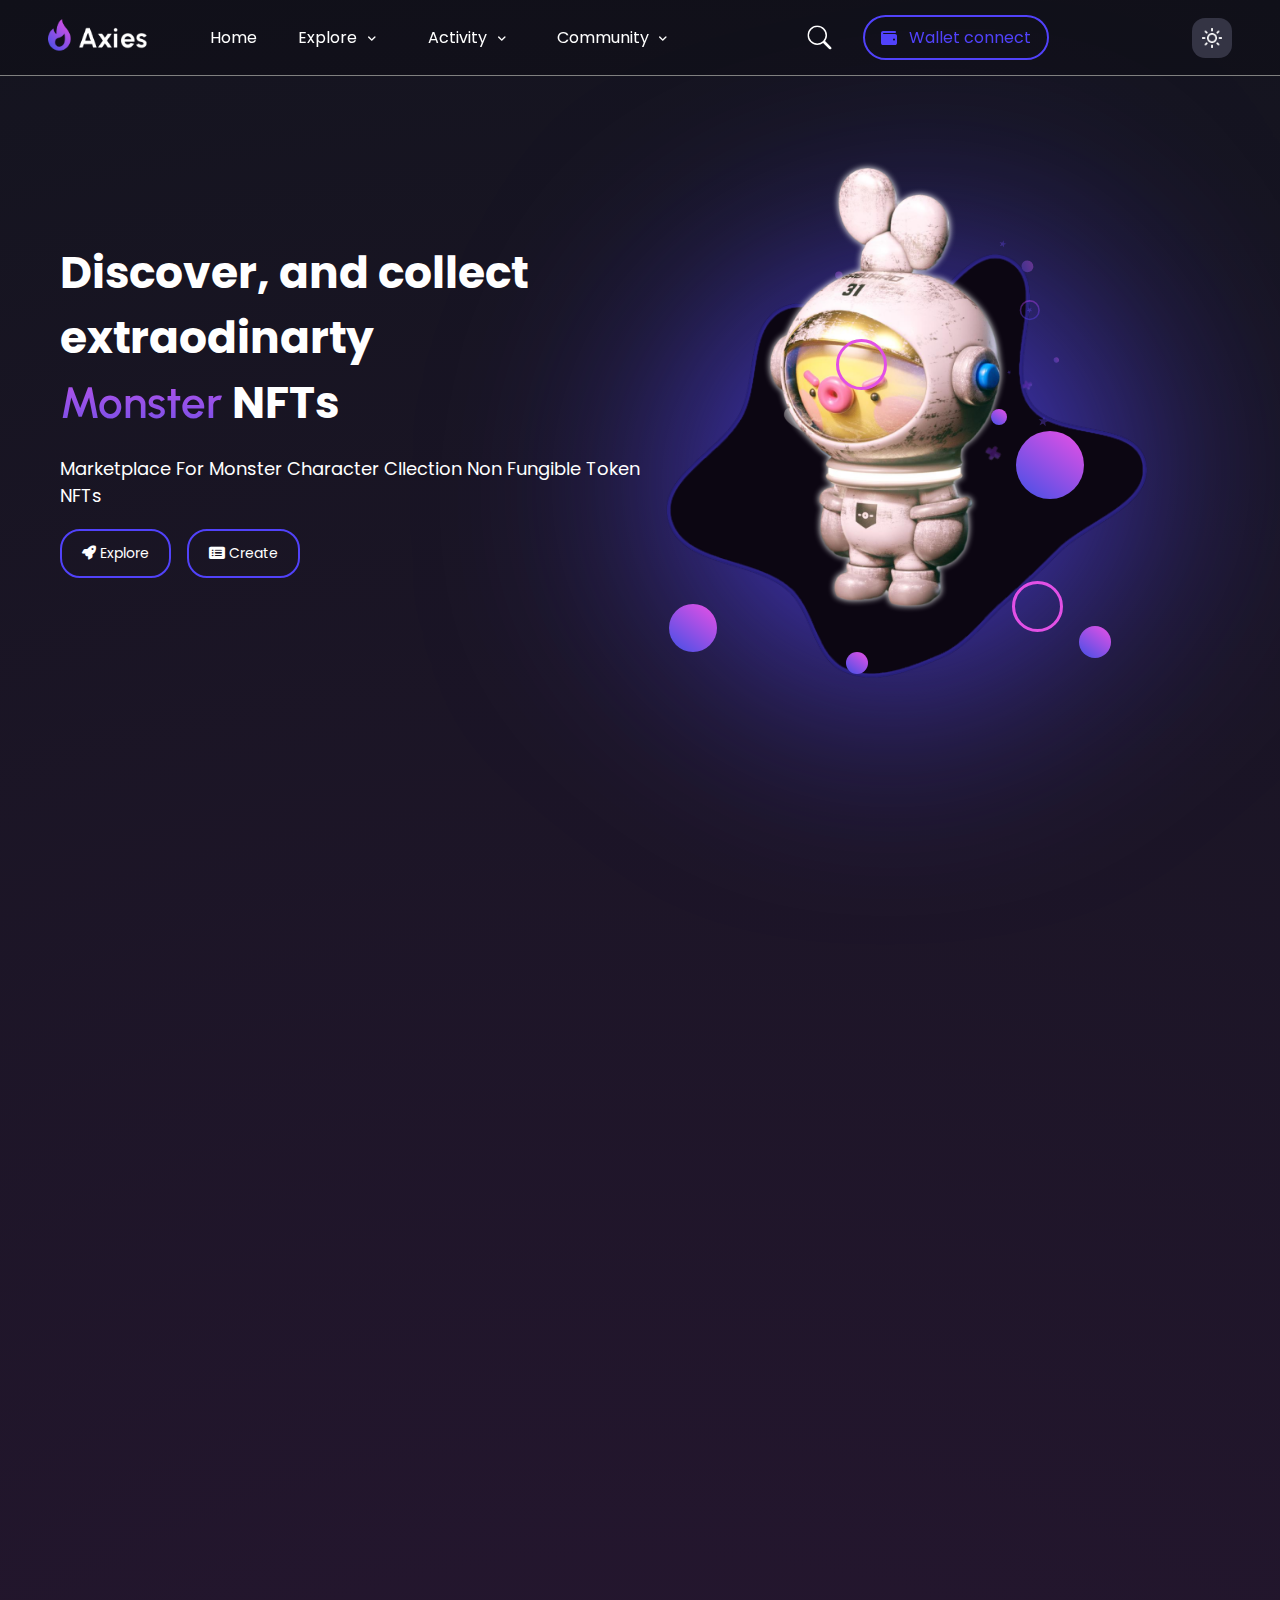
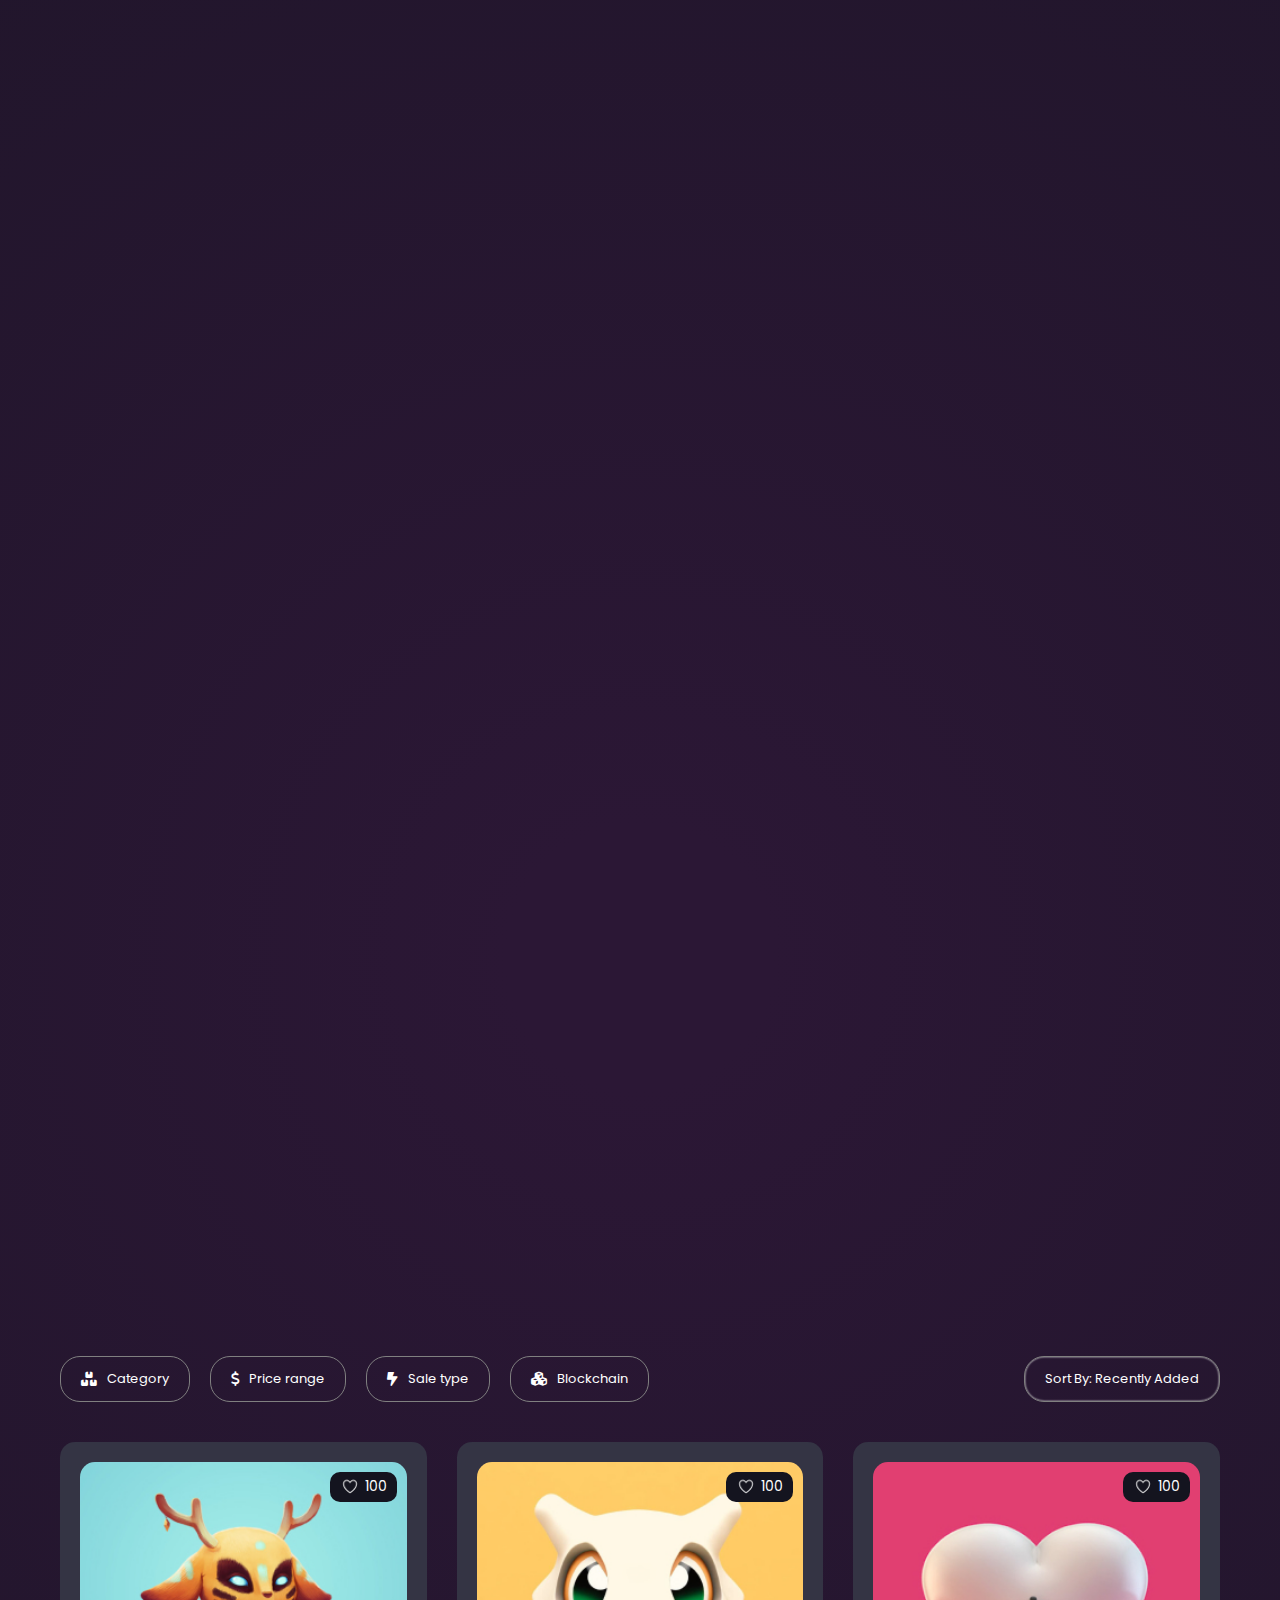
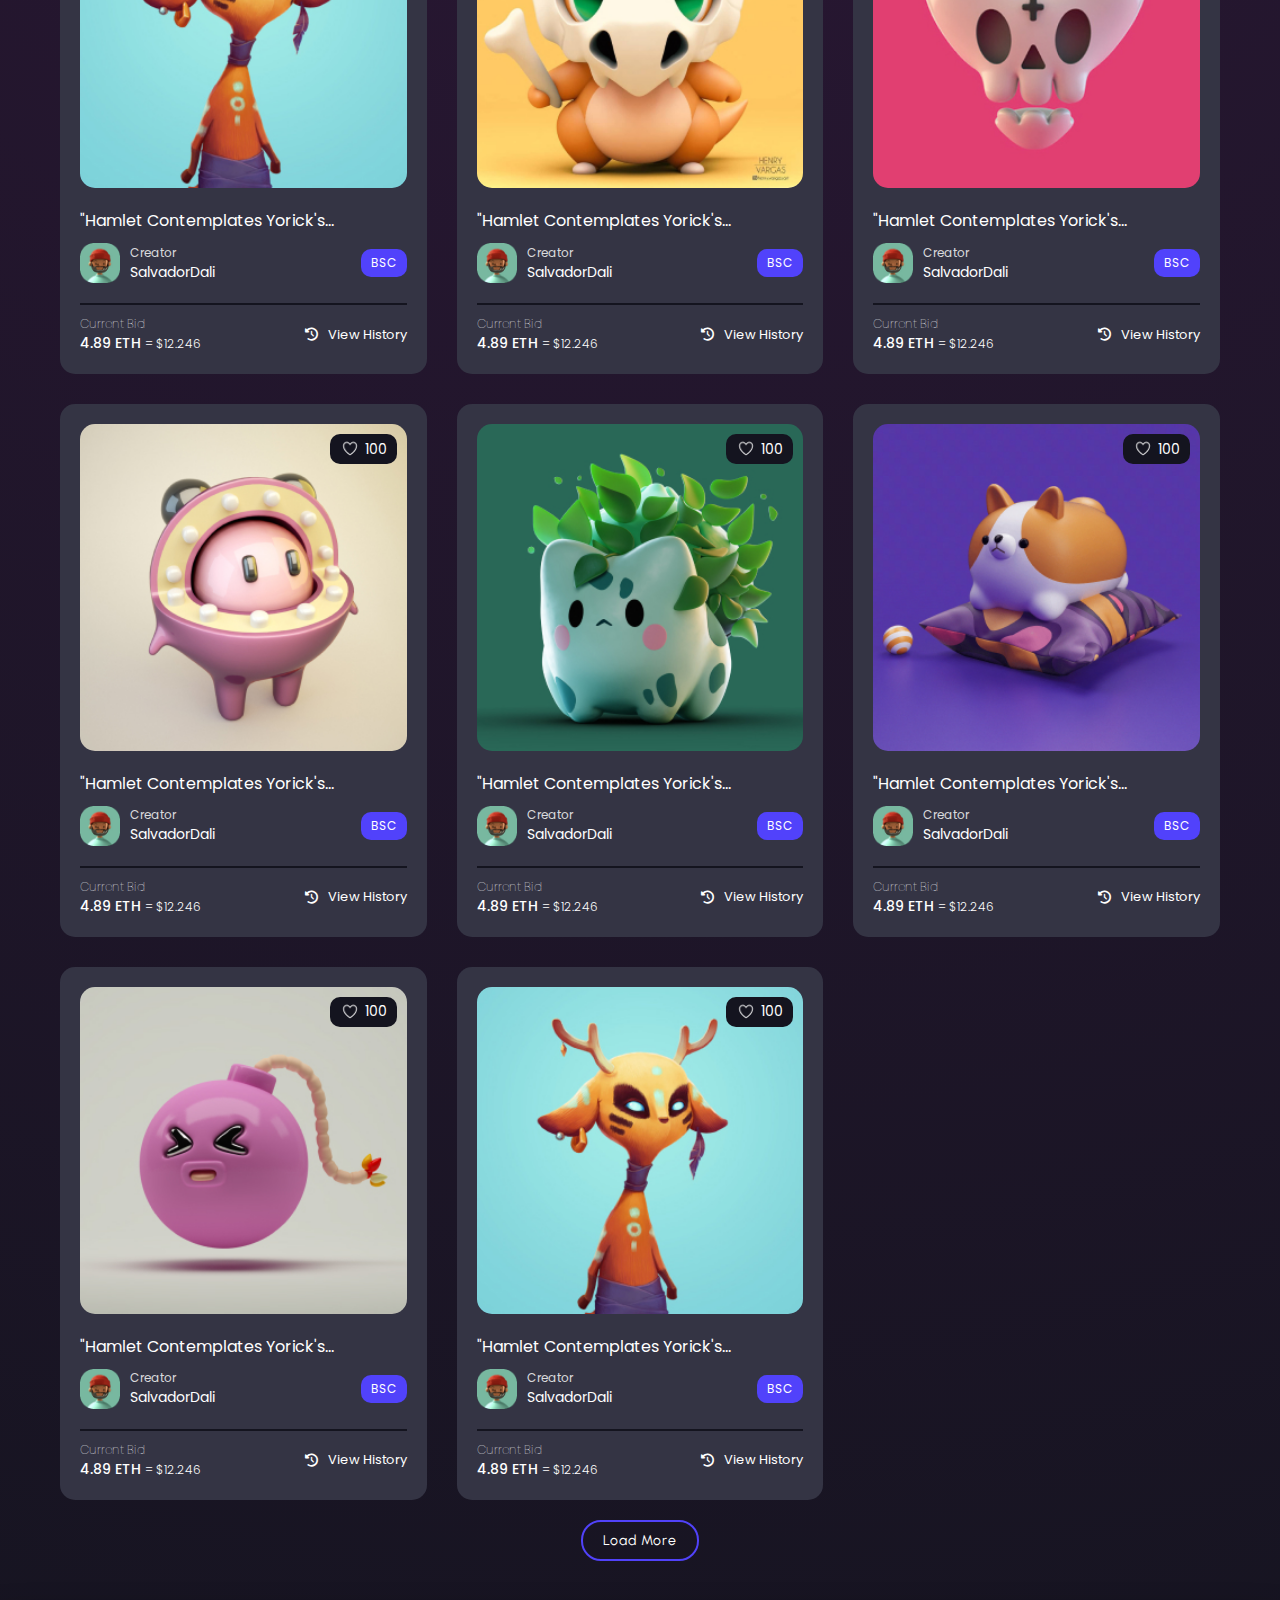
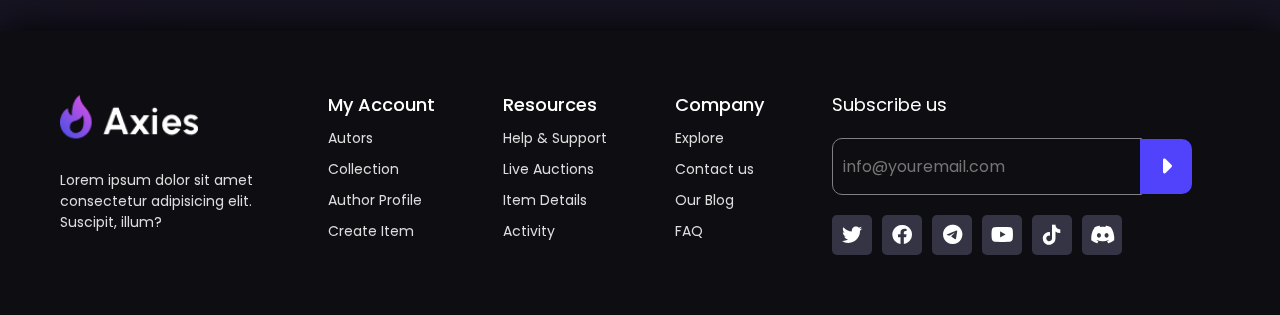
<file: index.html>
<!DOCTYPE html>
<html lang="en">
   <head>
      <meta charset="UTF-8" />
      <meta http-equiv="X-UA-Compatible" content="IE=edge" />
      <meta name="viewport" content="width=device-width, initial-scale=1.0" />
      <link
         rel="shortcut icon"
         href="./assets/axies-images/favicon.png"
         type="image/x-icon"
      />
      <link
         rel="stylesheet"
         href="https://cdnjs.cloudflare.com/ajax/libs/font-awesome/6.0.0/css/all.min.css"
         integrity="sha512-9usAa10IRO0HhonpyAIVpjrylPvoDwiPUiKdWk5t3PyolY1cOd4DSE0Ga+ri4AuTroPR5aQvXU9xC6qOPnzFeg=="
         crossorigin="anonymous"
         referrerpolicy="no-referrer"
      />
      <link rel="stylesheet" href="./assets/styles/main.css" />
      <link
         rel="stylesheet"
         href="https://unpkg.com/swiper@8/swiper-bundle.min.css"
      />
      <script
         defer
         src="https://unpkg.com/swiper@8/swiper-bundle.min.js"
      ></script>
      <script defer src="./assets/JS/header.js"></script>
      <script defer src="./assets/JS/general.js"></script>
      <script defer src="./assets/JS/liveauctions.js"></script>
      <title>Axies NFT marketplace</title>
   </head>
   <body class="dark-theme">
      <header class="header" id="header">
         <div class="header__links">
            <img
               class="header__img sticky__img"
               src="./assets/axies-images/01_header/logo_dark.png"
               alt="axies logo header"
            />

            <ul>
               <li class="header__home-link">
                  <a href="./index.html">Home </a>
               </li>
               <li class="header__menu-container">
                  <div class="header__menu-wrapper">
                     <a href="#">Explore</a>
                     <i class="fa-solid fa-angle-down"></i>
                  </div>
                  <div class="header__menu">
                     <a href="./item1.html">Item 1</a>
                     <a href="./login.html">Login</a>
                     <a href="#today">Today's Picks</a>
                     <a href="./profile.html">Profile</a>
                  </div>
               </li>
               <li class="header__menu-container">
                  <div class="header__menu-wrapper">
                     <a href="#">Activity</a>
                     <i class="fa-solid fa-angle-down"></i>
                  </div>
                  <div class="header__menu">
                     <a href="#">Forum</a>
                     <a href="github.com/ehsan-c137">Social Medias</a>
                  </div>
               </li>
               <li class="header__menu-container">
                  <div class="header__menu-wrapper">
                     <a href="#">Community</a>
                     <i class="fa-solid fa-angle-down"></i>
                  </div>
                  <div class="header__menu">
                     <a href="#">Auctions</a>
                     <a href="#">Sellers</a>
                  </div>
               </li>
               <li class="header__menu-container">
                  <div class="header__menu-wrapper">
                     <a href="#">Pages</a>
                     <i class="fa-solid fa-angle-down"></i>
                  </div>
                  <div class="header__menu">
                     <a href="./login.html">Login</a>
                     <a href="#">Blog</a>
                     <a href="#">FAQ</a>
                     <a href="#">Create Item</a>
                  </div>
               </li>
               <li class="header__menu-container">
                  <div class="header__menu-wrapper">
                     <a href="#">Contact</a>
                     <i class="fa-solid fa-angle-down"></i>
                  </div>
                  <div class="header__menu">
                     <a href="#">Collections</a>
                     <a href="#">Sellers</a>
                  </div>
               </li>
            </ul>
         </div>

         <div class="header__search_wallet">
            <div class="header__search">
               <!-- <i class="fa-solid fa-magnifying-glass"></i> -->
               <form action="" class="search" id="header-search">
                  <input
                     class="search__input"
                     type="search"
                     placeholder="Search"
                     id="searchInput"
                  />

                  <div class="search__icon-container">
                     <label
                        for="searchInput"
                        class="search__label"
                        aria-label="Search"
                     >
                        <svg viewBox="0 0 1000 1000" title="Search">
                           <path
                              fill="currentColor"
                              d="M408 745a337 337 0 1 0 0-674 337 337 0 0 0 0 674zm239-19a396 396 0 0 1-239 80 398 398 0 1 1 319-159l247 248a56 56 0 0 1 0 79 56 56 0 0 1-79 0L647 726z"
                           />
                        </svg>
                     </label>

                     <button class="search__submit" aria-label="Search">
                        <svg viewBox="0 0 1000 1000" title="Search">
                           <path
                              fill="currentColor"
                              d="M408 745a337 337 0 1 0 0-674 337 337 0 0 0 0 674zm239-19a396 396 0 0 1-239 80 398 398 0 1 1 319-159l247 248a56 56 0 0 1 0 79 56 56 0 0 1-79 0L647 726z"
                           />
                        </svg>
                     </button>
                  </div>
               </form>
            </div>

            <div class="header__wallet">
               <i class="fa-solid fa-wallet"></i>
               <p>Wallet connect</p>
            </div>
         </div>

         <div class="header__buttons">
            <div class="change-theme">
               <div class="header__buttons__container lightmode-btn">
                  <img
                     class="header__buttons--light-mode"
                     src="./assets/axies-images/01_header/sun.png"
                     alt="sun icon"
                  />
               </div>
               <div class="header__buttons__container darkmode-btn hidden">
                  <img
                     src="./assets/axies-images/01_header/moon-2.png"
                     alt="moon icon"
                  />
               </div>
            </div>
            <div class="header_buttons__menu hidden">
               <div class="header_buttons__menu__close hidden">
                  <i class="fa-solid fa-xmark"></i>
               </div>
               <div class="header_buttons__menu__open">
                  <i class="fa-solid fa-bars"></i>
               </div>
            </div>
         </div>
      </header>
      <main>
         <div class="vertical__icons">
            <i class="fa-brands fa-twitter footer__subscribe__icon"></i>
            <i class="fa-brands fa-facebook footer__subscribe__icon"></i>
            <i class="fa-brands fa-telegram footer__subscribe__icon"></i>
            <i class="fa-brands fa-youtube footer__subscribe__icon"></i>
            <i class="fa-brands fa-tiktok footer__subscribe__icon"></i>
            <i class="fa-brands fa-discord footer__subscribe__icon"></i>
         </div>

         <div class="go-to-top-btn">
            <i class="fa-solid fa-angle-up"></i>
         </div>

         <section class="hero" id="hero">
            <div class="hero__left">
               <h1 class="hero__left__header">
                  Discover, and collect <br />extraodinarty <br /><span
                     class="hero__left__header--active"
                     >Monster</span
                  >
                  NFTs
               </h1>
               <p class="hero__left__desc">
                  Marketplace For Monster Character Cllection Non Fungible Token
                  NFTs
               </p>
               <div class="hero__left__buttons">
                  <button><i class="fa-solid fa-rocket"></i> Explore</button>
                  <button>
                     <i class="fa-solid fa-rectangle-list"></i> Create
                  </button>
               </div>
            </div>
            <div class="hero__right">
               <img
                  class="hero__right__blob-shape"
                  src="./assets/axies-images/02_hero/hero-img-blob-shape.png"
                  alt="hero image"
               />

               <img
                  class="hero__right__doll"
                  src="./assets/axies-images/02_hero/imgslider2.png"
                  alt="hero image"
               />
               <img
                  class="hero__right__stars"
                  src="./assets/axies-images/02_hero/stars.svg"
                  alt="hero image"
               />
               <div class="shape item-w-16"></div>
               <div class="shape item-w-22"></div>
               <div class="shape item-w-32"></div>
               <div class="shape item-w-48"></div>
               <div class="shape style2 item-w-51"></div>
               <div class="shape style2 item-w-51 position2"></div>
               <div class="shape item-w-68"></div>
            </div>
         </section>

         <section id="feature" class="feature observer container">
            <div class="feature__container">
               <i
                  class="fa-solid fa-wallet feature__icon feature__icon__wallet"
               ></i>
               <p class="feature__header">Set Up your Wallet</p>
               <p class="feature__desc">
                  Lorem ipsum dolor sit amet consectetur adipisicing elit. Ut at
                  reiciendis accusantium tempora dolorem animi explicabo sed
               </p>
            </div>
            <div class="feature__container">
               <i
                  class="fa-solid fa-border-all feature__icon feature__icon__collection"
               ></i>
               <p class="feature__header">Create Your Collection</p>
               <p class="feature__desc">
                  Lorem ipsum dolor sit amet consectetur adipisicing elit. Ut at
                  reiciendis accusantium tempora dolorem animi
               </p>
            </div>
            <div class="feature__container">
               <i
                  class="fa-solid fa-image feature__icon feature__icon__nft"
               ></i>
               <p class="feature__header">Add your NFTs</p>
               <p class="feature__desc">
                  Lorem ipsum dolor sit amet consectetur adipisicing elit. Ut at
                  reiciendis accusantium tempora dolorem animi explicabo sed
               </p>
            </div>
            <div class="feature__container">
               <i
                  class="fa-solid fa-bookmark feature__icon feature__icon__list"
               ></i>
               <p class="feature__header">List them for sale</p>
               <p class="feature__desc">
                  Lorem ipsum dolor sit amet consectetur adipisicing elit. Ut at
                  reiciendis accusantium tempora dolorem animi explicabo
               </p>
            </div>
         </section>
         <!--  live auctions  -->
         <section class="live-acutions observer container">
            <!--  -->
            <div class="live-acutions__header">
               <p class="live-acutions__header__left">Live Auctions</p>
               <p class="live-acutions__header__right">EXPLORE MORE</p>
            </div>

            <div class="swiper">
               <div class="live-acutions__main-container swiper-wrapper">
                  <div class="live-acutions__main swiper-slide">
                     <div class="live-acutions__image-container">
                        <img
                           src="./assets/axies-images/03_Live Auctions/card-item8.jpg"
                           alt="nft item"
                        />
                        <div class="live-acutions__time">
                           <img
                              src="./assets/axies-images/03_Live Auctions/fire.svg"
                              alt="fire icon"
                           />
                           <p class="live-acutions__time-label">
                              5 : 23 : 22 : 08
                           </p>
                        </div>
                     </div>
                     <p class="live-acutions__title">
                        "Hamlet Contemplates Yorick's...
                     </p>
                     <div class="live-acutions__creator-container">
                        <div class="live-acutions__creator__left">
                           <img
                              src="./assets/axies-images/03_Live Auctions/creator-1.png"
                              alt="nft creator"
                           />
                           <div class="live-acutions__creator__desc">
                              <p class="live-acutions__creator__desc-1">
                                 Creator
                              </p>
                              <p class="live-acutions__creator__desc-2">
                                 SalvadorDali
                              </p>
                           </div>
                        </div>
                        <div class="live-acutions__creator__right">
                           <p>BSC</p>
                        </div>
                     </div>
                     <div class="live-acutions__wrapper-line"></div>
                     <div class="live-acutions__price-like">
                        <div class="live-acutions__price">
                           <p class="live-acutions__price--current-text">
                              Current Bid
                           </p>
                           <p>
                              <span class="live-acutions__price--crypto"
                                 >4.89 ETH</span
                              >
                              <span class="live-acutions__price--dollor"
                                 >= $12.246</span
                              >
                           </p>
                        </div>
                        <div class="live-acutions__like card__like">
                           <div class="heart-icon"></div>
                           <p
                              class="live-acutions__like-label card__like-label"
                           >
                              100
                           </p>
                        </div>
                     </div>
                  </div>
                  <!--  -->
                  <div class="live-acutions__main swiper-slide">
                     <div class="live-acutions__image-container">
                        <img
                           src="./assets/axies-images/03_Live Auctions/image-box-10.jpg"
                           alt="nft item"
                        />
                        <div class="live-acutions__time">
                           <img
                              src="./assets/axies-images/03_Live Auctions/fire.svg"
                              alt="fire icon"
                           />
                           <p class="live-acutions__time-label">
                              5 : 23 : 22 : 08
                           </p>
                        </div>
                     </div>
                     <p class="live-acutions__title">
                        "Hamlet Contemplates Yorick's...
                     </p>
                     <div class="live-acutions__creator-container">
                        <div class="live-acutions__creator__left">
                           <img
                              src="./assets/axies-images/03_Live Auctions/creator-1.png"
                              alt="nft creator"
                           />
                           <div class="live-acutions__creator__desc">
                              <p class="live-acutions__creator__desc-1">
                                 Creator
                              </p>
                              <p class="live-acutions__creator__desc-2">
                                 SalvadorDali
                              </p>
                           </div>
                        </div>
                        <div class="live-acutions__creator__right">
                           <p>BSC</p>
                        </div>
                     </div>
                     <div class="live-acutions__wrapper-line"></div>
                     <div class="live-acutions__price-like">
                        <div class="live-acutions__price">
                           <p class="live-acutions__price--current-text">
                              Current Bid
                           </p>
                           <p>
                              <span class="live-acutions__price--crypto"
                                 >4.89 ETH</span
                              >
                              <span class="live-acutions__price--dollor"
                                 >= $12.246</span
                              >
                           </p>
                        </div>
                        <div class="live-acutions__like card__like">
                           <div class="heart-icon"></div>
                           <p
                              class="live-acutions__like-label card__like-label"
                           >
                              100
                           </p>
                        </div>
                     </div>
                  </div>
                  <!--  -->
                  <div class="live-acutions__main swiper-slide">
                     <div class="live-acutions__image-container">
                        <img
                           src="./assets/axies-images/03_Live Auctions/card-item-2.jpg"
                           alt="nft item"
                        />
                        <div class="live-acutions__time">
                           <img
                              src="./assets/axies-images/03_Live Auctions/fire.svg"
                              alt="fire icon"
                           />
                           <p class="live-acutions__time-label">
                              5 : 23 : 22 : 08
                           </p>
                        </div>
                     </div>
                     <p class="live-acutions__title">
                        "Hamlet Contemplates Yorick's...
                     </p>
                     <div class="live-acutions__creator-container">
                        <div class="live-acutions__creator__left">
                           <img
                              src="./assets/axies-images/03_Live Auctions/creator-1.png"
                              alt="nft creator"
                           />
                           <div class="live-acutions__creator__desc">
                              <p class="live-acutions__creator__desc-1">
                                 Creator
                              </p>
                              <p class="live-acutions__creator__desc-2">
                                 SalvadorDali
                              </p>
                           </div>
                        </div>
                        <div class="live-acutions__creator__right">
                           <p>BSC</p>
                        </div>
                     </div>
                     <div class="live-acutions__wrapper-line"></div>
                     <div class="live-acutions__price-like">
                        <div class="live-acutions__price">
                           <p class="live-acutions__price--current-text">
                              Current Bid
                           </p>
                           <p>
                              <span class="live-acutions__price--crypto"
                                 >4.89 ETH</span
                              >
                              <span class="live-acutions__price--dollor"
                                 >= $12.246</span
                              >
                           </p>
                        </div>
                        <div class="live-acutions__like card__like">
                           <div class="heart-icon"></div>
                           <p
                              class="live-acutions__like-label card__like-label"
                           >
                              100
                           </p>
                        </div>
                     </div>
                  </div>
                  <!--  -->
                  <div class="live-acutions__main swiper-slide">
                     <div class="live-acutions__image-container">
                        <img
                           src="./assets/axies-images/03_Live Auctions/image-box-11.jpg"
                           alt="nft item"
                        />
                        <div class="live-acutions__time">
                           <img
                              src="./assets/axies-images/03_Live Auctions/fire.svg"
                              alt="fire icon"
                           />
                           <p class="live-acutions__time-label">
                              5 : 23 : 22 : 08
                           </p>
                        </div>
                     </div>
                     <p class="live-acutions__title">
                        "Hamlet Contemplates Yorick's...
                     </p>
                     <div class="live-acutions__creator-container">
                        <div class="live-acutions__creator__left">
                           <img
                              src="./assets/axies-images/03_Live Auctions/creator-1.png"
                              alt="nft creator"
                           />
                           <div class="live-acutions__creator__desc">
                              <p class="live-acutions__creator__desc-1">
                                 Creator
                              </p>
                              <p class="live-acutions__creator__desc-2">
                                 SalvadorDali
                              </p>
                           </div>
                        </div>
                        <div class="live-acutions__creator__right">
                           <p>BSC</p>
                        </div>
                     </div>
                     <div class="live-acutions__wrapper-line"></div>
                     <div class="live-acutions__price-like">
                        <div class="live-acutions__price">
                           <p class="live-acutions__price--current-text">
                              Current Bid
                           </p>
                           <p>
                              <span class="live-acutions__price--crypto"
                                 >4.89 ETH</span
                              >
                              <span class="live-acutions__price--dollor"
                                 >= $12.246</span
                              >
                           </p>
                        </div>
                        <div class="live-acutions__like card__like">
                           <div class="heart-icon"></div>
                           <p
                              class="live-acutions__like-label card__like-label"
                           >
                              100
                           </p>
                        </div>
                     </div>
                  </div>
                  <!--  -->
                  <div class="live-acutions__main swiper-slide">
                     <div class="live-acutions__image-container">
                        <img
                           src="./assets/axies-images/03_Live Auctions/image-box-21.jpg"
                           alt="nft item"
                        />
                        <div class="live-acutions__time">
                           <img
                              src="./assets/axies-images/03_Live Auctions/fire.svg"
                              alt="fire icon"
                           />
                           <p class="live-acutions__time-label">
                              5 : 23 : 22 : 08
                           </p>
                        </div>
                     </div>
                     <p class="live-acutions__title">
                        "Hamlet Contemplates Yorick's...
                     </p>
                     <div class="live-acutions__creator-container">
                        <div class="live-acutions__creator__left">
                           <img
                              src="./assets/axies-images/03_Live Auctions/creator-1.png"
                              alt="nft creator"
                           />
                           <div class="live-acutions__creator__desc">
                              <p class="live-acutions__creator__desc-1">
                                 Creator
                              </p>
                              <p class="live-acutions__creator__desc-2">
                                 SalvadorDali
                              </p>
                           </div>
                        </div>
                        <div class="live-acutions__creator__right">
                           <p>BSC</p>
                        </div>
                     </div>
                     <div class="live-acutions__wrapper-line"></div>
                     <div class="live-acutions__price-like">
                        <div class="live-acutions__price">
                           <p class="live-acutions__price--current-text">
                              Current Bid
                           </p>
                           <p>
                              <span class="live-acutions__price--crypto"
                                 >4.89 ETH</span
                              >
                              <span class="live-acutions__price--dollor"
                                 >= $12.246</span
                              >
                           </p>
                        </div>
                        <div class="live-acutions__like card__like">
                           <div class="heart-icon"></div>
                           <p
                              class="live-acutions__like-label card__like-label"
                           >
                              93
                           </p>
                        </div>
                     </div>
                  </div>
                  <!--  -->
                  <div class="live-acutions__main swiper-slide">
                     <div class="live-acutions__image-container">
                        <img
                           src="./assets/axies-images/05_Today's Picks/card-item-2.jpg"
                           alt="nft item"
                        />
                        <div class="live-acutions__time">
                           <img
                              src="./assets/axies-images/03_Live Auctions/fire.svg"
                              alt="fire icon"
                           />
                           <p class="live-acutions__time-label">
                              5 : 23 : 22 : 08
                           </p>
                        </div>
                     </div>
                     <p class="live-acutions__title">
                        "Hamlet Contemplates Yorick's...
                     </p>
                     <div class="live-acutions__creator-container">
                        <div class="live-acutions__creator__left">
                           <img
                              src="./assets/axies-images/03_Live Auctions/creator-1.png"
                              alt="nft creator"
                           />
                           <div class="live-acutions__creator__desc">
                              <p class="live-acutions__creator__desc-1">
                                 Creator
                              </p>
                              <p class="live-acutions__creator__desc-2">
                                 SalvadorDali
                              </p>
                           </div>
                        </div>
                        <div class="live-acutions__creator__right">
                           <p>BSC</p>
                        </div>
                     </div>
                     <div class="live-acutions__wrapper-line"></div>
                     <div class="live-acutions__price-like">
                        <div class="live-acutions__price">
                           <p class="live-acutions__price--current-text">
                              Current Bid
                           </p>
                           <p>
                              <span class="live-acutions__price--crypto"
                                 >4.89 ETH</span
                              >
                              <span class="live-acutions__price--dollor"
                                 >= $12.246</span
                              >
                           </p>
                        </div>
                        <div class="live-acutions__like card__like">
                           <div class="heart-icon"></div>
                           <p
                              class="live-acutions__like-label card__like-label"
                           >
                              130
                           </p>
                        </div>
                     </div>
                  </div>
                  <!--  -->
                  <div class="live-acutions__main swiper-slide">
                     <div class="live-acutions__image-container">
                        <img
                           src="./assets/axies-images/05_Today's Picks/card-item-7.jpg"
                           alt="nft item"
                        />
                        <div class="live-acutions__time">
                           <img
                              src="./assets/axies-images/03_Live Auctions/fire.svg"
                              alt="fire icon"
                           />
                           <p class="live-acutions__time-label">
                              5 : 23 : 22 : 08
                           </p>
                        </div>
                     </div>
                     <p class="live-acutions__title">
                        "Hamlet Contemplates Yorick's...
                     </p>
                     <div class="live-acutions__creator-container">
                        <div class="live-acutions__creator__left">
                           <img
                              src="./assets/axies-images/03_Live Auctions/creator-1.png"
                              alt="nft creator"
                           />
                           <div class="live-acutions__creator__desc">
                              <p class="live-acutions__creator__desc-1">
                                 Creator
                              </p>
                              <p class="live-acutions__creator__desc-2">
                                 SalvadorDali
                              </p>
                           </div>
                        </div>
                        <div class="live-acutions__creator__right">
                           <p>BSC</p>
                        </div>
                     </div>
                     <div class="live-acutions__wrapper-line"></div>
                     <div class="live-acutions__price-like">
                        <div class="live-acutions__price">
                           <p class="live-acutions__price--current-text">
                              Current Bid
                           </p>
                           <p>
                              <span class="live-acutions__price--crypto"
                                 >4.89 ETH</span
                              >
                              <span class="live-acutions__price--dollor"
                                 >= $12.246</span
                              >
                           </p>
                        </div>
                        <div class="live-acutions__like card__like">
                           <div class="heart-icon"></div>
                           <p
                              class="live-acutions__like-label card__like-label"
                           >
                              103
                           </p>
                        </div>
                     </div>
                  </div>
                  <!--  -->
               </div>
               <div class="swiper-pagination"></div>
               <div class="swiper-button-prev"></div>
               <div class="swiper-button-next"></div>
            </div>
         </section>
         <section class="popular container observer">
            <div class="popular__header">
               <p class="popular__header__left">Popular Collection</p>
               <p class="popular__header__right">EXPLORE MORE</p>
            </div>
            <div class="popular__main">
               <div class="popular__card">
                  <div class="popular__card-top">
                     <img
                        class="popular__top-img"
                        src="./assets/axies-images/06_Popular Collection/box1/image-box-10.jpg"
                        alt="popular nft collection"
                     />
                     <img
                        class="popular__top-img"
                        src="./assets/axies-images/06_Popular Collection/box1/collection-item-2.jpg"
                        alt="popular nft collection"
                     />
                  </div>
                  <div class="popular__card-bottom">
                     <img
                        class="popular__bottom-img"
                        src="./assets/axies-images/06_Popular Collection/box1/collection-item-top-1.jpg"
                        alt="popular nft collection"
                     />
                     <img
                        class="popular__bottom-img"
                        src="./assets/axies-images/06_Popular Collection/box1/collection-item-top-2.jpg"
                        alt="popular nft collection"
                     />
                     <img
                        class="popular__bottom-img"
                        src="./assets/axies-images/06_Popular Collection/box1/collection-item-bottom-4.jpg"
                        alt="popular nft collection"
                     />
                  </div>
                  <div class="popular__desc-container">
                     <div class="popular__desc">
                        <img
                           src="./assets/axies-images/04_Top Seller/avt-1.jpg"
                           alt="popular nft maker"
                        />
                        <div class="popular__desc__text">
                           <p class="popular__desc__text-r1">
                              Creative Art Collection
                           </p>
                           <p class="popular__desc__text-r2">
                              <span class="popular__desc__text-r2-light">
                                 Created by </span
                              >Ralph Garraway
                           </p>
                        </div>
                     </div>
                     <div class="popular__like-container">
                        <div class="heart-icon"></div>
                        <p>100</p>
                     </div>
                  </div>
               </div>
               <div class="popular__card">
                  <div class="popular__card-top">
                     <img
                        class="popular__top-img"
                        src="./assets/axies-images/06_Popular Collection/box2/img-collection10.jpg"
                        alt="popular nft collection"
                     />
                     <img
                        class="popular__top-img"
                        src="./assets/axies-images/06_Popular Collection/box2/img-collection23.jpg"
                        alt="popular nft collection"
                     />
                  </div>
                  <div class="popular__card-bottom">
                     <img
                        class="popular__bottom-img"
                        src="./assets/axies-images/06_Popular Collection/box2/img-collection11.jpg"
                        alt="popular nft collection"
                     />
                     <img
                        class="popular__bottom-img"
                        src="./assets/axies-images/06_Popular Collection/box2/img-collection24.jpg"
                        alt="popular nft collection"
                     />
                     <img
                        class="popular__bottom-img"
                        src="./assets/axies-images/06_Popular Collection/box1/collection-item-bottom-4.jpg"
                        alt="popular nft collection"
                     />
                  </div>
                  <div class="popular__desc-container">
                     <div class="popular__desc">
                        <img
                           src="./assets/axies-images/04_Top Seller/avt-2.jpg"
                           alt="popular nft maker"
                        />
                        <div class="popular__desc__text">
                           <p class="popular__desc__text-r1">
                              Creative Art Collection
                           </p>
                           <p class="popular__desc__text-r2">
                              <span class="popular__desc__text-r2-light">
                                 Created by </span
                              >Max Schrwit
                           </p>
                        </div>
                     </div>
                     <div class="popular__like-container">
                        <div class="heart-icon"></div>
                        <p>114</p>
                     </div>
                  </div>
               </div>
               <div class="popular__card">
                  <div class="popular__card-top">
                     <img
                        class="popular__top-img"
                        src="./assets/axies-images/06_Popular Collection/box3/img-collection12.jpg"
                        alt="popular nft collection"
                     />
                     <img
                        class="popular__top-img"
                        src="./assets/axies-images/06_Popular Collection/box3/img-collection17.jpg"
                        alt="popular nft collection"
                     />
                  </div>
                  <div class="popular__card-bottom">
                     <img
                        class="popular__bottom-img"
                        src="./assets/axies-images/06_Popular Collection/box3/img-collection25.jpg"
                        alt="popular nft collection"
                     />
                     <img
                        class="popular__bottom-img"
                        src="./assets/axies-images/06_Popular Collection/box3/img-collection18.jpg"
                        alt="popular nft collection"
                     />
                     <img
                        class="popular__bottom-img"
                        src="./assets/axies-images/05_Today's Picks/card-item-4.jpg"
                        alt="popular nft collection"
                     />
                  </div>
                  <div class="popular__desc-container">
                     <div class="popular__desc">
                        <img
                           src="./assets/axies-images/04_Top Seller/avt-4.jpg"
                           alt="popular nft maker"
                        />
                        <div class="popular__desc__text">
                           <p class="popular__desc__text-r1">
                              Creative Art Collection
                           </p>
                           <p class="popular__desc__text-r2">
                              <span class="popular__desc__text-r2-light">
                                 Created by </span
                              >Sara Nic
                           </p>
                        </div>
                     </div>
                     <div class="popular__like-container">
                        <div class="heart-icon"></div>
                        <p>109</p>
                     </div>
                  </div>
               </div>
            </div>
         </section>
         <section id="top-seller" class="top-seller observer container">
            <p class="top-seller__header">Top seller</p>
            <div class="top-seller__container">
               <div class="top-seller__card">
                  <div class="top-seller__card-img-container">
                     <img
                        class="top-seller__card-img"
                        src="./assets/axies-images/04_Top Seller/avt-1.jpg"
                        alt="top seller avatar"
                     />
                     <i
                        class="fa-solid fa-circle-check top-seller__card-img-check"
                     ></i>
                  </div>
                  <div class="top-seller__card-text">
                     <p class="top-seller__card-text__creator">Crispin Berry</p>
                     <p class="top-seller__card-text__price">214.2 ETH</p>
                  </div>
               </div>
               <div class="top-seller__card">
                  <div class="top-seller__card-img-container">
                     <img
                        class="top-seller__card-img"
                        src="./assets/axies-images/04_Top Seller/avt-2.jpg"
                        alt="top seller avatar"
                     />
                     <i
                        class="fa-solid fa-circle-check top-seller__card-img-check"
                     ></i>
                  </div>
                  <div class="top-seller__card-text">
                     <p class="top-seller__card-text__creator">Crispin Berry</p>
                     <p class="top-seller__card-text__price">214.2 ETH</p>
                  </div>
               </div>
               <div class="top-seller__card">
                  <div class="top-seller__card-img-container">
                     <img
                        class="top-seller__card-img"
                        src="./assets/axies-images/04_Top Seller/avt-3.jpg"
                        alt="top seller avatar"
                     />
                     <i
                        class="fa-solid fa-circle-check top-seller__card-img-check"
                     ></i>
                  </div>
                  <div class="top-seller__card-text">
                     <p class="top-seller__card-text__creator">Crispin Berry</p>
                     <p class="top-seller__card-text__price">214.2 ETH</p>
                  </div>
               </div>
               <div class="top-seller__card">
                  <div class="top-seller__card-img-container">
                     <img
                        class="top-seller__card-img"
                        src="./assets/axies-images/04_Top Seller/avt-4.jpg"
                        alt="top seller avatar"
                     />
                     <i
                        class="fa-solid fa-circle-check top-seller__card-img-check"
                     ></i>
                  </div>
                  <div class="top-seller__card-text">
                     <p class="top-seller__card-text__creator">Crispin Berry</p>
                     <p class="top-seller__card-text__price">214.2 ETH</p>
                  </div>
               </div>
               <div class="top-seller__card">
                  <div class="top-seller__card-img-container">
                     <img
                        class="top-seller__card-img"
                        src="./assets/axies-images/04_Top Seller/avt-5.jpg"
                        alt="top seller avatar"
                     />
                     <i
                        class="fa-solid fa-circle-check top-seller__card-img-check"
                     ></i>
                  </div>
                  <div class="top-seller__card-text">
                     <p class="top-seller__card-text__creator">Crispin Berry</p>
                     <p class="top-seller__card-text__price">214.2 ETH</p>
                  </div>
               </div>
               <div class="top-seller__card">
                  <div class="top-seller__card-img-container">
                     <img
                        class="top-seller__card-img"
                        src="./assets/axies-images/04_Top Seller/avt-6.jpg"
                        alt="top seller avatar"
                     />
                     <i
                        class="fa-solid fa-circle-check top-seller__card-img-check"
                     ></i>
                  </div>
                  <div class="top-seller__card-text">
                     <p class="top-seller__card-text__creator">Crispin Berry</p>
                     <p class="top-seller__card-text__price">214.2 ETH</p>
                  </div>
               </div>
               <div class="top-seller__card">
                  <div class="top-seller__card-img-container">
                     <img
                        class="top-seller__card-img"
                        src="./assets/axies-images/04_Top Seller/avt-7.jpg"
                        alt="top seller avatar"
                     />
                     <i
                        class="fa-solid fa-circle-check top-seller__card-img-check"
                     ></i>
                  </div>
                  <div class="top-seller__card-text">
                     <p class="top-seller__card-text__creator">Crispin Berry</p>
                     <p class="top-seller__card-text__price">214.2 ETH</p>
                  </div>
               </div>
               <div class="top-seller__card">
                  <div class="top-seller__card-img-container">
                     <img
                        class="top-seller__card-img"
                        src="./assets/axies-images/04_Top Seller/avt-8.jpg"
                        alt="top seller avatar"
                     />
                     <i
                        class="fa-solid fa-circle-check top-seller__card-img-check"
                     ></i>
                  </div>
                  <div class="top-seller__card-text">
                     <p class="top-seller__card-text__creator">Crispin Berry</p>
                     <p class="top-seller__card-text__price">214.2 ETH</p>
                  </div>
               </div>
               <div class="top-seller__card">
                  <div class="top-seller__card-img-container">
                     <img
                        class="top-seller__card-img"
                        src="./assets/axies-images/04_Top Seller/avt-9.jpg"
                        alt="top seller avatar"
                     />
                     <i
                        class="fa-solid fa-circle-check top-seller__card-img-check"
                     ></i>
                  </div>
                  <div class="top-seller__card-text">
                     <p class="top-seller__card-text__creator">Crispin Berry</p>
                     <p class="top-seller__card-text__price">214.2 ETH</p>
                  </div>
               </div>
               <div class="top-seller__card">
                  <div class="top-seller__card-img-container">
                     <img
                        class="top-seller__card-img"
                        src="./assets/axies-images/04_Top Seller/avt-3.jpg"
                        alt="top seller avatar"
                     />
                     <i
                        class="fa-solid fa-circle-check top-seller__card-img-check"
                     ></i>
                  </div>
                  <div class="top-seller__card-text">
                     <p class="top-seller__card-text__creator">Crispin Berry</p>
                     <p class="top-seller__card-text__price">214.2 ETH</p>
                  </div>
               </div>
            </div>
         </section>

         <section class="today" id="today">
            <div class="today__header observer container">
               <p class="today__header__left">Today's Picks</p>
               <p class="today__header__right"><a href="#">EXPLORE MORE</a></p>
            </div>
            <div class="today__btns">
               <div class="today__btns__left">
                  <button>
                     <i class="fa-solid fa-boxes-stacked"></i>
                     <p>Category</p>
                  </button>
                  <button>
                     <i class="fa-solid fa-dollar-sign"></i>
                     <p>Price range</p>
                  </button>
                  <button>
                     <i class="fa-solid fa-bolt-lightning"></i>
                     <p>Sale type</p>
                  </button>
                  <button>
                     <i class="fa-solid fa-cubes"></i>
                     <p>Blockchain</p>
                  </button>
               </div>
               <div class="today__btns__right">
                  <i class="fa-solid fa-bars-sort"></i>
                  <p>Sort By: <span> Recently Added</span></p>
               </div>
            </div>
            <div class="today__main">
               <div class="today__main__card">
                  <div class="today__main__card__img">
                     <img
                        src="./assets/axies-images/03_Live Auctions/image-box-11.jpg"
                        alt="nft item"
                     />

                     <div
                        class="today__main__card__like live-acutions__like card__like"
                     >
                        <div class="heart-icon"></div>
                        <p class="live-acutions__like-label card__like-label">
                           100
                        </p>
                     </div>
                  </div>
                  <p class="live-acutions__title">
                     "Hamlet Contemplates Yorick's...
                  </p>
                  <div class="live-acutions__creator-container">
                     <div class="live-acutions__creator__left">
                        <img
                           src="./assets/axies-images/03_Live Auctions/creator-1.png"
                           alt="nft creator"
                        />
                        <div class="live-acutions__creator__desc">
                           <p class="live-acutions__creator__desc-1">Creator</p>
                           <p class="live-acutions__creator__desc-2">
                              SalvadorDali
                           </p>
                        </div>
                     </div>
                     <div class="live-acutions__creator__right">
                        <p>BSC</p>
                     </div>
                  </div>
                  <div class="live-acutions__wrapper-line"></div>
                  <div
                     class="live-acutions__price-like today__currentbid-container"
                  >
                     <div class="live-acutions__price">
                        <p class="live-acutions__price--current-text">
                           Current Bid
                        </p>
                        <p>
                           <span class="live-acutions__price--crypto"
                              >4.89 ETH</span
                           >
                           <span class="live-acutions__price--dollor"
                              >= $12.246</span
                           >
                        </p>
                     </div>
                     <div class="today__history">
                        <i class="fa-solid fa-clock-rotate-left"></i>
                        <p>View History</p>
                     </div>
                  </div>
               </div>
               <div class="today__main__card">
                  <div class="today__main__card__img">
                     <img
                        src="./assets/axies-images/05_Today's Picks/card-item-2.jpg"
                        alt="nft item"
                     />

                     <div
                        class="today__main__card__like live-acutions__like card__like"
                     >
                        <div class="heart-icon"></div>
                        <p class="live-acutions__like-label card__like-label">
                           100
                        </p>
                     </div>
                  </div>
                  <p class="live-acutions__title">
                     "Hamlet Contemplates Yorick's...
                  </p>
                  <div class="live-acutions__creator-container">
                     <div class="live-acutions__creator__left">
                        <img
                           src="./assets/axies-images/03_Live Auctions/creator-1.png"
                           alt="nft creator"
                        />
                        <div class="live-acutions__creator__desc">
                           <p class="live-acutions__creator__desc-1">Creator</p>
                           <p class="live-acutions__creator__desc-2">
                              SalvadorDali
                           </p>
                        </div>
                     </div>
                     <div class="live-acutions__creator__right">
                        <p>BSC</p>
                     </div>
                  </div>
                  <div class="live-acutions__wrapper-line"></div>
                  <div
                     class="live-acutions__price-like today__currentbid-container"
                  >
                     <div class="live-acutions__price">
                        <p class="live-acutions__price--current-text">
                           Current Bid
                        </p>
                        <p>
                           <span class="live-acutions__price--crypto"
                              >4.89 ETH</span
                           >
                           <span class="live-acutions__price--dollor"
                              >= $12.246</span
                           >
                        </p>
                     </div>
                     <div class="today__history">
                        <i class="fa-solid fa-clock-rotate-left"></i>
                        <p>View History</p>
                     </div>
                  </div>
               </div>
               <div class="today__main__card">
                  <div class="today__main__card__img">
                     <img
                        src="./assets/axies-images/05_Today's Picks/card-item-3.jpg"
                        alt="nft item"
                     />

                     <div
                        class="today__main__card__like live-acutions__like card__like"
                     >
                        <div class="heart-icon"></div>
                        <p class="live-acutions__like-label card__like-label">
                           100
                        </p>
                     </div>
                  </div>
                  <p class="live-acutions__title">
                     "Hamlet Contemplates Yorick's...
                  </p>
                  <div class="live-acutions__creator-container">
                     <div class="live-acutions__creator__left">
                        <img
                           src="./assets/axies-images/03_Live Auctions/creator-1.png"
                           alt="nft creator"
                        />
                        <div class="live-acutions__creator__desc">
                           <p class="live-acutions__creator__desc-1">Creator</p>
                           <p class="live-acutions__creator__desc-2">
                              SalvadorDali
                           </p>
                        </div>
                     </div>
                     <div class="live-acutions__creator__right">
                        <p>BSC</p>
                     </div>
                  </div>
                  <div class="live-acutions__wrapper-line"></div>
                  <div
                     class="live-acutions__price-like today__currentbid-container"
                  >
                     <div class="live-acutions__price">
                        <p class="live-acutions__price--current-text">
                           Current Bid
                        </p>
                        <p>
                           <span class="live-acutions__price--crypto"
                              >4.89 ETH</span
                           >
                           <span class="live-acutions__price--dollor"
                              >= $12.246</span
                           >
                        </p>
                     </div>
                     <div class="today__history">
                        <i class="fa-solid fa-clock-rotate-left"></i>
                        <p>View History</p>
                     </div>
                  </div>
               </div>
               <div class="today__main__card">
                  <div class="today__main__card__img">
                     <img
                        src="./assets/axies-images/05_Today's Picks/card-item-4.jpg"
                        alt="nft item"
                     />

                     <div
                        class="today__main__card__like live-acutions__like card__like"
                     >
                        <div class="heart-icon"></div>
                        <p class="live-acutions__like-label card__like-label">
                           100
                        </p>
                     </div>
                  </div>
                  <p class="live-acutions__title">
                     "Hamlet Contemplates Yorick's...
                  </p>
                  <div class="live-acutions__creator-container">
                     <div class="live-acutions__creator__left">
                        <img
                           src="./assets/axies-images/03_Live Auctions/creator-1.png"
                           alt="nft creator"
                        />
                        <div class="live-acutions__creator__desc">
                           <p class="live-acutions__creator__desc-1">Creator</p>
                           <p class="live-acutions__creator__desc-2">
                              SalvadorDali
                           </p>
                        </div>
                     </div>
                     <div class="live-acutions__creator__right">
                        <p>BSC</p>
                     </div>
                  </div>
                  <div class="live-acutions__wrapper-line"></div>
                  <div
                     class="live-acutions__price-like today__currentbid-container"
                  >
                     <div class="live-acutions__price">
                        <p class="live-acutions__price--current-text">
                           Current Bid
                        </p>
                        <p>
                           <span class="live-acutions__price--crypto"
                              >4.89 ETH</span
                           >
                           <span class="live-acutions__price--dollor"
                              >= $12.246</span
                           >
                        </p>
                     </div>
                     <div class="today__history">
                        <i class="fa-solid fa-clock-rotate-left"></i>
                        <p>View History</p>
                     </div>
                  </div>
               </div>
               <div class="today__main__card">
                  <div class="today__main__card__img">
                     <img
                        src="./assets/axies-images/05_Today's Picks/card-item-7.jpg"
                        alt="nft item"
                     />

                     <div
                        class="today__main__card__like live-acutions__like card__like"
                     >
                        <div class="heart-icon"></div>
                        <p class="live-acutions__like-label card__like-label">
                           100
                        </p>
                     </div>
                  </div>
                  <p class="live-acutions__title">
                     "Hamlet Contemplates Yorick's...
                  </p>
                  <div class="live-acutions__creator-container">
                     <div class="live-acutions__creator__left">
                        <img
                           src="./assets/axies-images/03_Live Auctions/creator-1.png"
                           alt="nft creator"
                        />
                        <div class="live-acutions__creator__desc">
                           <p class="live-acutions__creator__desc-1">Creator</p>
                           <p class="live-acutions__creator__desc-2">
                              SalvadorDali
                           </p>
                        </div>
                     </div>
                     <div class="live-acutions__creator__right">
                        <p>BSC</p>
                     </div>
                  </div>
                  <div class="live-acutions__wrapper-line"></div>
                  <div
                     class="live-acutions__price-like today__currentbid-container"
                  >
                     <div class="live-acutions__price">
                        <p class="live-acutions__price--current-text">
                           Current Bid
                        </p>
                        <p>
                           <span class="live-acutions__price--crypto"
                              >4.89 ETH</span
                           >
                           <span class="live-acutions__price--dollor"
                              >= $12.246</span
                           >
                        </p>
                     </div>
                     <div class="today__history">
                        <i class="fa-solid fa-clock-rotate-left"></i>
                        <p>View History</p>
                     </div>
                  </div>
               </div>
               <div class="today__main__card">
                  <div class="today__main__card__img">
                     <img
                        src="./assets/axies-images/05_Today's Picks/card-item-9.jpg"
                        alt="nft item"
                     />

                     <div
                        class="today__main__card__like live-acutions__like card__like"
                     >
                        <div class="heart-icon"></div>
                        <p class="live-acutions__like-label card__like-label">
                           100
                        </p>
                     </div>
                  </div>
                  <p class="live-acutions__title">
                     "Hamlet Contemplates Yorick's...
                  </p>
                  <div class="live-acutions__creator-container">
                     <div class="live-acutions__creator__left">
                        <img
                           src="./assets/axies-images/03_Live Auctions/creator-1.png"
                           alt="nft creator"
                        />
                        <div class="live-acutions__creator__desc">
                           <p class="live-acutions__creator__desc-1">Creator</p>
                           <p class="live-acutions__creator__desc-2">
                              SalvadorDali
                           </p>
                        </div>
                     </div>
                     <div class="live-acutions__creator__right">
                        <p>BSC</p>
                     </div>
                  </div>
                  <div class="live-acutions__wrapper-line"></div>
                  <div
                     class="live-acutions__price-like today__currentbid-container"
                  >
                     <div class="live-acutions__price">
                        <p class="live-acutions__price--current-text">
                           Current Bid
                        </p>
                        <p>
                           <span class="live-acutions__price--crypto"
                              >4.89 ETH</span
                           >
                           <span class="live-acutions__price--dollor"
                              >= $12.246</span
                           >
                        </p>
                     </div>
                     <div class="today__history">
                        <i class="fa-solid fa-clock-rotate-left"></i>
                        <p>View History</p>
                     </div>
                  </div>
               </div>
               <div class="today__main__card">
                  <div class="today__main__card__img">
                     <img
                        src="./assets/axies-images/05_Today's Picks/card-item8.jpg"
                        alt="nft item"
                     />

                     <div
                        class="today__main__card__like live-acutions__like card__like"
                     >
                        <div class="heart-icon"></div>
                        <p class="live-acutions__like-label card__like-label">
                           100
                        </p>
                     </div>
                  </div>
                  <p class="live-acutions__title">
                     "Hamlet Contemplates Yorick's...
                  </p>
                  <div class="live-acutions__creator-container">
                     <div class="live-acutions__creator__left">
                        <img
                           src="./assets/axies-images/03_Live Auctions/creator-1.png"
                           alt="nft creator"
                        />
                        <div class="live-acutions__creator__desc">
                           <p class="live-acutions__creator__desc-1">Creator</p>
                           <p class="live-acutions__creator__desc-2">
                              SalvadorDali
                           </p>
                        </div>
                     </div>
                     <div class="live-acutions__creator__right">
                        <p>BSC</p>
                     </div>
                  </div>
                  <div class="live-acutions__wrapper-line"></div>
                  <div
                     class="live-acutions__price-like today__currentbid-container"
                  >
                     <div class="live-acutions__price">
                        <p class="live-acutions__price--current-text">
                           Current Bid
                        </p>
                        <p>
                           <span class="live-acutions__price--crypto"
                              >4.89 ETH</span
                           >
                           <span class="live-acutions__price--dollor"
                              >= $12.246</span
                           >
                        </p>
                     </div>
                     <div class="today__history">
                        <i class="fa-solid fa-clock-rotate-left"></i>
                        <p>View History</p>
                     </div>
                  </div>
               </div>
               <div class="today__main__card">
                  <div class="today__main__card__img">
                     <img
                        src="./assets/axies-images/05_Today's Picks/image-box-11.jpg"
                        alt="nft item"
                     />

                     <div
                        class="today__main__card__like live-acutions__like card__like"
                     >
                        <div class="heart-icon"></div>
                        <p class="live-acutions__like-label card__like-label">
                           100
                        </p>
                     </div>
                  </div>
                  <p class="live-acutions__title">
                     "Hamlet Contemplates Yorick's...
                  </p>
                  <div class="live-acutions__creator-container">
                     <div class="live-acutions__creator__left">
                        <img
                           src="./assets/axies-images/03_Live Auctions/creator-1.png"
                           alt="nft creator"
                        />
                        <div class="live-acutions__creator__desc">
                           <p class="live-acutions__creator__desc-1">Creator</p>
                           <p class="live-acutions__creator__desc-2">
                              SalvadorDali
                           </p>
                        </div>
                     </div>
                     <div class="live-acutions__creator__right">
                        <p>BSC</p>
                     </div>
                  </div>
                  <div class="live-acutions__wrapper-line"></div>
                  <div
                     class="live-acutions__price-like today__currentbid-container"
                  >
                     <div class="live-acutions__price">
                        <p class="live-acutions__price--current-text">
                           Current Bid
                        </p>
                        <p>
                           <span class="live-acutions__price--crypto"
                              >4.89 ETH</span
                           >
                           <span class="live-acutions__price--dollor"
                              >= $12.246</span
                           >
                        </p>
                     </div>
                     <div class="today__history">
                        <i class="fa-solid fa-clock-rotate-left"></i>
                        <p>View History</p>
                     </div>
                  </div>
               </div>
            </div>
            <div class="today__load-more-container">
               <button class="today__load-more">Load More</button>
            </div>
         </section>
      </main>
      <footer class="footer">
         <div class="footer__logo-desc">
            <img
               class="footer__logo-desc-logo"
               src="./assets/axies-images/01_header/logo_dark.png"
               alt="axies logo"
            />
            <p class="footer__logo-desc__text">
               Lorem ipsum dolor sit amet consectetur adipisicing elit.
               Suscipit, illum?
            </p>
         </div>
         <div class="footer__link links-container">
            <p class="footer__link__title">My Account</p>
            <p class="footer__link__item">Autors</p>
            <p class="footer__link__item">Collection</p>
            <p class="footer__link__item">Author Profile</p>
            <p class="footer__link__item">Create Item</p>
         </div>
         <div class="footer__link links-container">
            <p class="footer__link__title">Resources</p>
            <p class="footer__link__item">Help & Support</p>
            <p class="footer__link__item">Live Auctions</p>
            <p class="footer__link__item">Item Details</p>
            <p class="footer__link__item">Activity</p>
         </div>
         <div class="footer__link links-container">
            <p class="footer__link__title">Company</p>
            <p class="footer__link__item">Explore</p>
            <p class="footer__link__item">Contact us</p>
            <p class="footer__link__item">Our Blog</p>
            <p class="footer__link__item">FAQ</p>
         </div>
         <div class="footer__subscribe">
            <p class="footer__subscribe-text">Subscribe us</p>
            <form action="submit" class="footer__subscribe__form">
               <input type="text" placeholder="info@youremail.com" />
               <button><i class="fa-solid fa-caret-right"></i></button>
            </form>
            <div class="footer__subscribe__icons">
               <i class="fa-brands fa-twitter footer__subscribe__icon"></i>
               <i class="fa-brands fa-facebook footer__subscribe__icon"></i>
               <i class="fa-brands fa-telegram footer__subscribe__icon"></i>
               <i class="fa-brands fa-youtube footer__subscribe__icon"></i>
               <i class="fa-brands fa-tiktok footer__subscribe__icon"></i>
               <i class="fa-brands fa-discord footer__subscribe__icon"></i>
            </div>
         </div>
      </footer>
   </body>
</html>
</file>
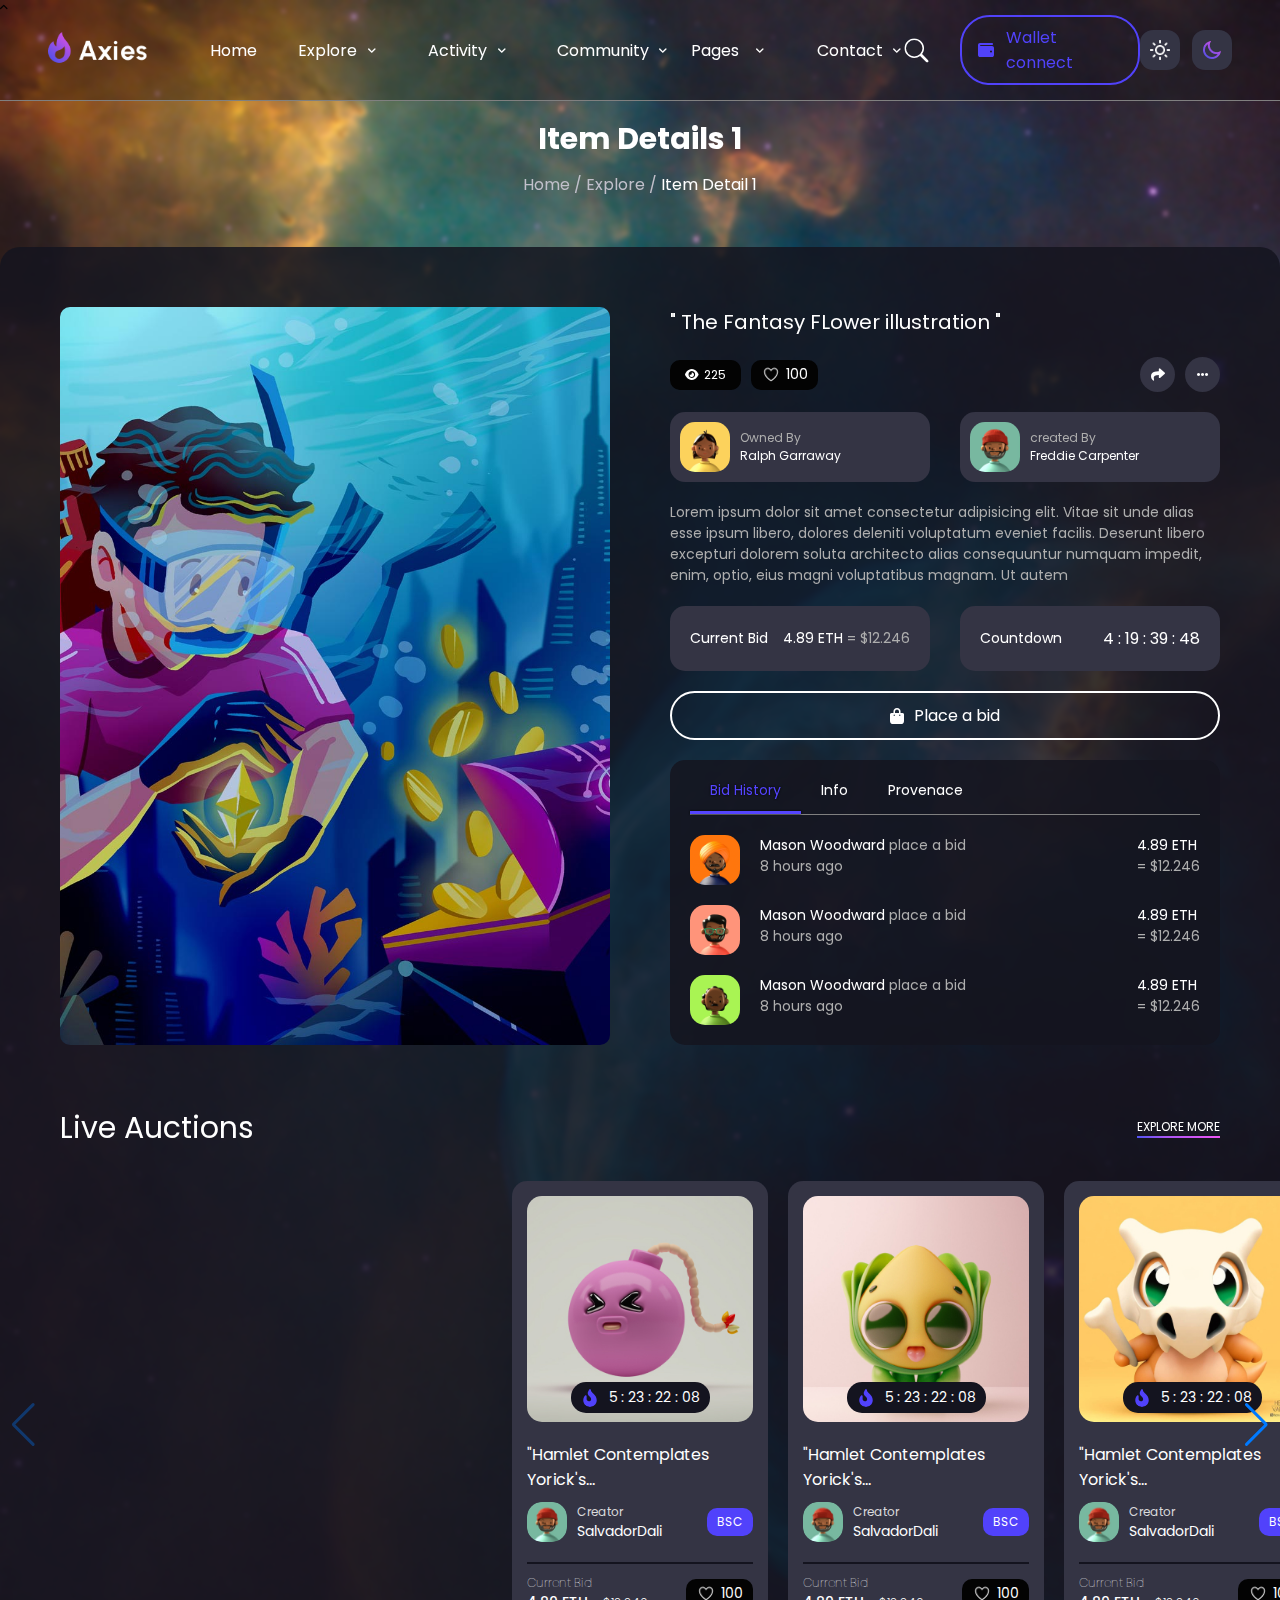
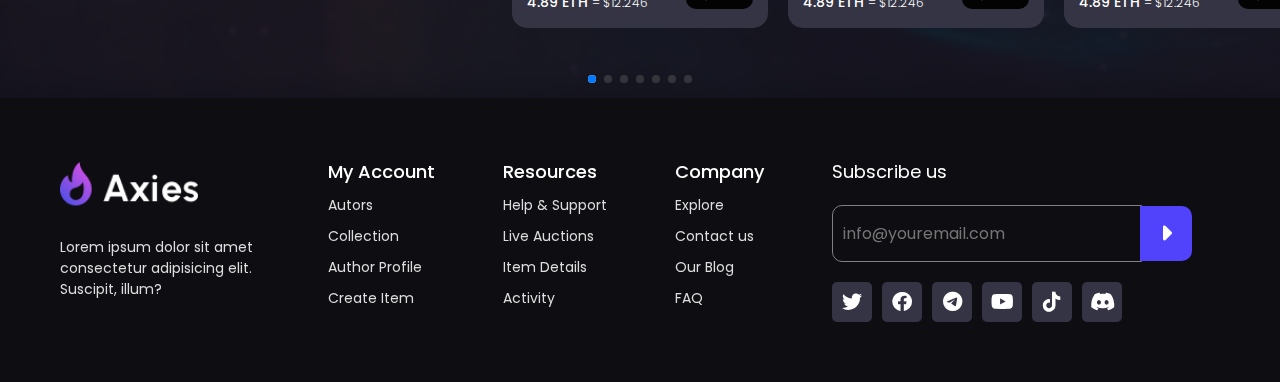
<file: item1.html>
<!DOCTYPE html>
<html lang="en">
   <head>
      <meta charset="UTF-8" />
      <meta http-equiv="X-UA-Compatible" content="IE=edge" />
      <meta name="viewport" content="width=device-width, initial-scale=1.0" />
      <link
         rel="shortcut icon"
         href="./assets/axies-images/favicon.png"
         type="image/x-icon"
      />
      <link
         rel="stylesheet"
         href="https://cdnjs.cloudflare.com/ajax/libs/font-awesome/6.0.0/css/all.min.css"
         integrity="sha512-9usAa10IRO0HhonpyAIVpjrylPvoDwiPUiKdWk5t3PyolY1cOd4DSE0Ga+ri4AuTroPR5aQvXU9xC6qOPnzFeg=="
         crossorigin="anonymous"
         referrerpolicy="no-referrer"
      />
      <link rel="stylesheet" href="./assets/styles/items/main.css" />
      <link
         rel="stylesheet"
         href="https://unpkg.com/swiper@8/swiper-bundle.min.css"
      />
      <script
         defer
         src="https://unpkg.com/swiper@8/swiper-bundle.min.js"
      ></script>
      <script defer src="./assets/JS/header.js"></script>
      <script defer src="./assets/JS/general.js"></script>
      <script defer src="./assets/JS/item1.js"></script>

      <title>Item Detail 1</title>
   </head>
   <body>
      <header class="header" id="header">
         <div class="header__links">
            <img
               class="header__img sticky__img"
               src="./assets/axies-images/01_header/logo_dark.png"
               alt="axies logo header"
            />
            <ul>
               <li class="header__home-link">
                  <a href="./index.html">Home </a>
               </li>
               <li class="header__menu-container">
                  <div class="header__menu-wrapper">
                     <a href="#">Explore</a>
                     <i class="fa-solid fa-angle-down"></i>
                  </div>
                  <div class="header__menu">
                     <a href="#today">Today's Picks</a>
                     <a href="#">Events</a>
                  </div>
               </li>
               <li class="header__menu-container">
                  <div class="header__menu-wrapper">
                     <a href="#">Activity</a>
                     <i class="fa-solid fa-angle-down"></i>
                  </div>
                  <div class="header__menu">
                     <a href="#">Forum</a>
                     <a href="#">Social Medias</a>
                  </div>
               </li>
               <li class="header__menu-container">
                  <div class="header__menu-wrapper">
                     <a href="#">Community</a>
                     <i class="fa-solid fa-angle-down"></i>
                  </div>
                  <div class="header__menu">
                     <a href="#">Auctions</a>
                     <a href="#">Sellers</a>
                  </div>
               </li>
               <li class="header__menu-container">
                  <div class="header__menu-wrapper">
                     <a href="#">Pages</a>
                     <i class="fa-solid fa-angle-down"></i>
                  </div>
                  <div class="header__menu">
                     <a href="./login.html">Login</a>
                     <a href="#">Blog</a>
                     <a href="#">FAQ</a>
                     <a href="#">Create Item</a>
                  </div>
               </li>
               <li class="header__menu-container">
                  <div class="header__menu-wrapper">
                     <a href="#">Contact</a>
                     <i class="fa-solid fa-angle-down"></i>
                  </div>
                  <div class="header__menu">
                     <a href="#">Collections</a>
                     <a href="#">Sellers</a>
                  </div>
               </li>
            </ul>
         </div>

         <div class="header__search_wallet">
            <div class="header__search">
               <!-- <i class="fa-solid fa-magnifying-glass"></i> -->
               <form action="" class="search" id="header-search">
                  <input
                     class="search__input"
                     type="search"
                     placeholder="Search"
                     id="searchInput"
                  />

                  <div class="search__icon-container">
                     <label
                        for="searchInput"
                        class="search__label"
                        aria-label="Search"
                     >
                        <svg viewBox="0 0 1000 1000" title="Search">
                           <path
                              fill="currentColor"
                              d="M408 745a337 337 0 1 0 0-674 337 337 0 0 0 0 674zm239-19a396 396 0 0 1-239 80 398 398 0 1 1 319-159l247 248a56 56 0 0 1 0 79 56 56 0 0 1-79 0L647 726z"
                           />
                        </svg>
                     </label>

                     <button class="search__submit" aria-label="Search">
                        <svg viewBox="0 0 1000 1000" title="Search">
                           <path
                              fill="currentColor"
                              d="M408 745a337 337 0 1 0 0-674 337 337 0 0 0 0 674zm239-19a396 396 0 0 1-239 80 398 398 0 1 1 319-159l247 248a56 56 0 0 1 0 79 56 56 0 0 1-79 0L647 726z"
                           />
                        </svg>
                     </button>
                  </div>
               </form>
            </div>

            <div class="header__wallet">
               <i class="fa-solid fa-wallet"></i>
               <p>Wallet connect</p>
            </div>
         </div>

         <div class="header__buttons">
            <div class="header__buttons__container">
               <img
                  class="header__buttons--light-mode"
                  src="./assets/axies-images/01_header/sun.png"
                  alt="sun icon"
               />
            </div>
            <div class="header__buttons__container">
               <img
                  src="./assets/axies-images/01_header/moon-2.png"
                  alt="moon icon"
               />
            </div>
         </div>
      </header>

      <main>
         <div class="go-to-top-btn">
            <i class="fa-solid fa-angle-up"></i>
         </div>

         <section class="item-header-container">
            <h1>Item Details 1</h1>
            <p>
               <span class="fade-text"> Home / Explore / </span> Item Detail 1
            </p>
         </section>

         <section class="card-desc__container">
            <div class="card-desc__big-img">
               <img
                  src="./assets/axies-images/items/item1.jpg"
                  alt="nft item"
               />
            </div>
            <div class="card-desc">
               <p class="card-desc__header">
                  " The Fantasy FLower illustration "
               </p>
               <div class="card-desc__overview">
                  <div class="card-desc__overview__left">
                     <div class="card-desc__overview-seen">
                        <i class="fa-solid fa-eye"></i>
                        <p class="card-desc__overview-seen-label">225</p>
                     </div>

                     <div class="card__like">
                        <div class="heart-icon"></div>
                        <p class="card__like-label">100</p>
                     </div>
                  </div>
                  <div class="card-desc__overview__right">
                     <div
                        class="card-desc__share-btn card-desc__overview__right-btn"
                     >
                        <i class="fa-solid fa-share"></i>
                     </div>
                     <div
                        class="card-desc__more-btn card-desc__overview__right-btn"
                     >
                        <i class="fa-solid fa-ellipsis"></i>
                     </div>
                  </div>
               </div>
               <div class="item-owners__container">
                  <div class="item-owners">
                     <img
                        src="./assets/axies-images/04_Top Seller/avt-1.jpg"
                        alt="nft owner"
                     />
                     <div class="item-owners__label">
                        <p class="item-owners__label-fade">Owned By</p>
                        <p>Ralph Garraway</p>
                     </div>
                  </div>

                  <div class="item-owners item-owners__builder">
                     <img
                        src="./assets/axies-images/04_Top Seller/avt-2.jpg"
                        alt="nft owner"
                     />
                     <div class="item-owners__label">
                        <p class="item-owners__label-fade">created By</p>
                        <p>Freddie Carpenter</p>
                     </div>
                  </div>
               </div>

               <p class="card-desc__more-text">
                  Lorem ipsum dolor sit amet consectetur adipisicing elit. Vitae
                  sit unde alias esse ipsum libero, dolores deleniti voluptatum
                  eveniet facilis. Deserunt libero excepturi dolorem soluta
                  architecto alias consequuntur numquam impedit, enim, optio,
                  eius magni voluptatibus magnam. Ut autem
               </p>
               <div class="card-desc__cur-count__container">
                  <div class="card-desc__cur-count">
                     <p>Current Bid</p>
                     <p>
                        4.89 ETH
                        <span class="card-desc__cur-count__dollor"
                           >= $12.246</span
                        >
                     </p>
                  </div>
                  <div class="card-desc__cur-count">
                     <p>Countdown</p>
                     <p class="countdown-label" style="font-size: 1.6rem">
                        4 : 19 : 39 : 48
                     </p>
                  </div>
               </div>
               <div class="card-desc__place-bid">
                  <i class="fa-solid fa-bag-shopping"></i>
                  <p>Place a bid</p>
               </div>

               <div class="card-desc__tabbed">
                  <div class="card-desc__tabbed-header">
                     <p
                        data-tab="1"
                        class="card-desc__tabbed__bidhistory card-desc__tabbed-active"
                     >
                        Bid History
                     </p>
                     <p data-tab="2" class="card-desc__tabbed__info">Info</p>
                     <p data-tab="3" class="card-desc__tabbed__provenace">
                        Provenace
                     </p>
                  </div>

                  <div
                     data-tab="1"
                     class="card-desc__slide-container tab-1 tab-active"
                  >
                     <div class="card-desc__slide">
                        <div class="card-desc__slide__left">
                           <img
                              src="./assets/axies-images/04_Top Seller/avt-9.jpg"
                              alt="nft"
                           />
                           <div class="card-desc__slide__text-left">
                              <p>
                                 Mason Woodward
                                 <span class="card-desc__slide__fade-color"
                                    >place a bid</span
                                 >
                              </p>
                              <p class="card-desc__slide__fade-color">
                                 8 hours ago
                              </p>
                           </div>
                        </div>
                        <div class="card-desc__slide__text-right">
                           <p>
                              4.89 ETH<br />
                              <span class="card-desc__slide__fade-color">
                                 = $12.246
                              </span>
                           </p>
                        </div>
                     </div>
                     <div class="card-desc__slide">
                        <div class="card-desc__slide__left">
                           <img
                              src="./assets/axies-images/04_Top Seller/avt-8.jpg"
                              alt="nft"
                           />
                           <div class="card-desc__slide__text-left">
                              <p>
                                 Mason Woodward
                                 <span class="card-desc__slide__fade-color"
                                    >place a bid</span
                                 >
                              </p>
                              <p class="card-desc__slide__fade-color">
                                 8 hours ago
                              </p>
                           </div>
                        </div>
                        <div class="card-desc__slide__text-right">
                           <p>
                              4.89 ETH<br />
                              <span class="card-desc__slide__fade-color">
                                 = $12.246
                              </span>
                           </p>
                        </div>
                     </div>
                     <div class="card-desc__slide">
                        <div class="card-desc__slide__left">
                           <img
                              src="./assets/axies-images/04_Top Seller/avt-3.jpg"
                              alt="nft"
                           />
                           <div class="card-desc__slide__text-left">
                              <p>
                                 Mason Woodward
                                 <span class="card-desc__slide__fade-color"
                                    >place a bid</span
                                 >
                              </p>
                              <p class="card-desc__slide__fade-color">
                                 8 hours ago
                              </p>
                           </div>
                        </div>
                        <div class="card-desc__slide__text-right">
                           <p>
                              4.89 ETH<br />
                              <span class="card-desc__slide__fade-color">
                                 = $12.246
                              </span>
                           </p>
                        </div>
                     </div>
                  </div>
                  <div
                     data-tab="2"
                     class="tab-2 hidden card-desc__slide-container"
                  >
                     <p style="font-size: 2rem">Hello..</p>
                  </div>
                  <div
                     data-tab="3"
                     class="tab-3 hidden card-desc__slide-container"
                  >
                     <p style="font-size: 2rem">to you</p>
                  </div>
               </div>
            </div>
         </section>

         <section>
            <div class="live-acutions__header">
               <p class="live-acutions__header__left">Live Auctions</p>
               <p class="live-acutions__header__right">EXPLORE MORE</p>
            </div>
            <div class="swiper swiper-itempage">
               <div class="live-acutions__main-container swiper-wrapper">
                  <div class="live-acutions__main swiper-slide">
                     <div class="live-acutions__image-container">
                        <img
                           src="./assets/axies-images/03_Live Auctions/card-item8.jpg"
                           alt="nft item"
                        />
                        <div class="live-acutions__time">
                           <img
                              src="./assets/axies-images/03_Live Auctions/fire.svg"
                              alt="fire icon"
                           />
                           <p class="live-acutions__time-label">
                              5 : 23 : 22 : 08
                           </p>
                        </div>
                     </div>
                     <p class="live-acutions__title">
                        "Hamlet Contemplates Yorick's...
                     </p>
                     <div class="live-acutions__creator-container">
                        <div class="live-acutions__creator__left">
                           <img
                              src="./assets/axies-images/03_Live Auctions/creator-1.png"
                              alt="nft creator"
                           />
                           <div class="live-acutions__creator__desc">
                              <p class="live-acutions__creator__desc-1">
                                 Creator
                              </p>
                              <p class="live-acutions__creator__desc-2">
                                 SalvadorDali
                              </p>
                           </div>
                        </div>
                        <div class="live-acutions__creator__right">
                           <p>BSC</p>
                        </div>
                     </div>
                     <div class="live-acutions__wrapper-line"></div>
                     <div class="live-acutions__price-like">
                        <div class="live-acutions__price">
                           <p class="live-acutions__price--current-text">
                              Current Bid
                           </p>
                           <p>
                              <span class="live-acutions__price--crypto"
                                 >4.89 ETH</span
                              >
                              <span class="live-acutions__price--dollor"
                                 >= $12.246</span
                              >
                           </p>
                        </div>
                        <div class="live-acutions__like card__like">
                           <div class="heart-icon"></div>
                           <p
                              class="live-acutions__like-label card__like-label"
                           >
                              100
                           </p>
                        </div>
                     </div>
                  </div>
                  <!--  -->
                  <div class="live-acutions__main swiper-slide">
                     <div class="live-acutions__image-container">
                        <img
                           src="./assets/axies-images/03_Live Auctions/image-box-10.jpg"
                           alt="nft item"
                        />
                        <div class="live-acutions__time">
                           <img
                              src="./assets/axies-images/03_Live Auctions/fire.svg"
                              alt="fire icon"
                           />
                           <p class="live-acutions__time-label">
                              5 : 23 : 22 : 08
                           </p>
                        </div>
                     </div>
                     <p class="live-acutions__title">
                        "Hamlet Contemplates Yorick's...
                     </p>
                     <div class="live-acutions__creator-container">
                        <div class="live-acutions__creator__left">
                           <img
                              src="./assets/axies-images/03_Live Auctions/creator-1.png"
                              alt="nft creator"
                           />
                           <div class="live-acutions__creator__desc">
                              <p class="live-acutions__creator__desc-1">
                                 Creator
                              </p>
                              <p class="live-acutions__creator__desc-2">
                                 SalvadorDali
                              </p>
                           </div>
                        </div>
                        <div class="live-acutions__creator__right">
                           <p>BSC</p>
                        </div>
                     </div>
                     <div class="live-acutions__wrapper-line"></div>
                     <div class="live-acutions__price-like">
                        <div class="live-acutions__price">
                           <p class="live-acutions__price--current-text">
                              Current Bid
                           </p>
                           <p>
                              <span class="live-acutions__price--crypto"
                                 >4.89 ETH</span
                              >
                              <span class="live-acutions__price--dollor"
                                 >= $12.246</span
                              >
                           </p>
                        </div>
                        <div class="live-acutions__like card__like">
                           <div class="heart-icon"></div>
                           <p
                              class="live-acutions__like-label card__like-label"
                           >
                              100
                           </p>
                        </div>
                     </div>
                  </div>
                  <!--  -->
                  <div class="live-acutions__main swiper-slide">
                     <div class="live-acutions__image-container">
                        <img
                           src="./assets/axies-images/03_Live Auctions/card-item-2.jpg"
                           alt="nft item"
                        />
                        <div class="live-acutions__time">
                           <img
                              src="./assets/axies-images/03_Live Auctions/fire.svg"
                              alt="fire icon"
                           />
                           <p class="live-acutions__time-label">
                              5 : 23 : 22 : 08
                           </p>
                        </div>
                     </div>
                     <p class="live-acutions__title">
                        "Hamlet Contemplates Yorick's...
                     </p>
                     <div class="live-acutions__creator-container">
                        <div class="live-acutions__creator__left">
                           <img
                              src="./assets/axies-images/03_Live Auctions/creator-1.png"
                              alt="nft creator"
                           />
                           <div class="live-acutions__creator__desc">
                              <p class="live-acutions__creator__desc-1">
                                 Creator
                              </p>
                              <p class="live-acutions__creator__desc-2">
                                 SalvadorDali
                              </p>
                           </div>
                        </div>
                        <div class="live-acutions__creator__right">
                           <p>BSC</p>
                        </div>
                     </div>
                     <div class="live-acutions__wrapper-line"></div>
                     <div class="live-acutions__price-like">
                        <div class="live-acutions__price">
                           <p class="live-acutions__price--current-text">
                              Current Bid
                           </p>
                           <p>
                              <span class="live-acutions__price--crypto"
                                 >4.89 ETH</span
                              >
                              <span class="live-acutions__price--dollor"
                                 >= $12.246</span
                              >
                           </p>
                        </div>
                        <div class="live-acutions__like card__like">
                           <div class="heart-icon"></div>
                           <p
                              class="live-acutions__like-label card__like-label"
                           >
                              100
                           </p>
                        </div>
                     </div>
                  </div>
                  <!--  -->
                  <div class="live-acutions__main swiper-slide">
                     <div class="live-acutions__image-container">
                        <img
                           src="./assets/axies-images/03_Live Auctions/image-box-11.jpg"
                           alt="nft item"
                        />
                        <div class="live-acutions__time">
                           <img
                              src="./assets/axies-images/03_Live Auctions/fire.svg"
                              alt="fire icon"
                           />
                           <p class="live-acutions__time-label">
                              5 : 23 : 22 : 08
                           </p>
                        </div>
                     </div>
                     <p class="live-acutions__title">
                        "Hamlet Contemplates Yorick's...
                     </p>
                     <div class="live-acutions__creator-container">
                        <div class="live-acutions__creator__left">
                           <img
                              src="./assets/axies-images/03_Live Auctions/creator-1.png"
                              alt="nft creator"
                           />
                           <div class="live-acutions__creator__desc">
                              <p class="live-acutions__creator__desc-1">
                                 Creator
                              </p>
                              <p class="live-acutions__creator__desc-2">
                                 SalvadorDali
                              </p>
                           </div>
                        </div>
                        <div class="live-acutions__creator__right">
                           <p>BSC</p>
                        </div>
                     </div>
                     <div class="live-acutions__wrapper-line"></div>
                     <div class="live-acutions__price-like">
                        <div class="live-acutions__price">
                           <p class="live-acutions__price--current-text">
                              Current Bid
                           </p>
                           <p>
                              <span class="live-acutions__price--crypto"
                                 >4.89 ETH</span
                              >
                              <span class="live-acutions__price--dollor"
                                 >= $12.246</span
                              >
                           </p>
                        </div>
                        <div class="live-acutions__like card__like">
                           <div class="heart-icon"></div>
                           <p
                              class="live-acutions__like-label card__like-label"
                           >
                              100
                           </p>
                        </div>
                     </div>
                  </div>
                  <!--  -->
                  <div class="live-acutions__main swiper-slide">
                     <div class="live-acutions__image-container">
                        <img
                           src="./assets/axies-images/03_Live Auctions/image-box-21.jpg"
                           alt="nft item"
                        />
                        <div class="live-acutions__time">
                           <img
                              src="./assets/axies-images/03_Live Auctions/fire.svg"
                              alt="fire icon"
                           />
                           <p class="live-acutions__time-label">
                              5 : 23 : 22 : 08
                           </p>
                        </div>
                     </div>
                     <p class="live-acutions__title">
                        "Hamlet Contemplates Yorick's...
                     </p>
                     <div class="live-acutions__creator-container">
                        <div class="live-acutions__creator__left">
                           <img
                              src="./assets/axies-images/03_Live Auctions/creator-1.png"
                              alt="nft creator"
                           />
                           <div class="live-acutions__creator__desc">
                              <p class="live-acutions__creator__desc-1">
                                 Creator
                              </p>
                              <p class="live-acutions__creator__desc-2">
                                 SalvadorDali
                              </p>
                           </div>
                        </div>
                        <div class="live-acutions__creator__right">
                           <p>BSC</p>
                        </div>
                     </div>
                     <div class="live-acutions__wrapper-line"></div>
                     <div class="live-acutions__price-like">
                        <div class="live-acutions__price">
                           <p class="live-acutions__price--current-text">
                              Current Bid
                           </p>
                           <p>
                              <span class="live-acutions__price--crypto"
                                 >4.89 ETH</span
                              >
                              <span class="live-acutions__price--dollor"
                                 >= $12.246</span
                              >
                           </p>
                        </div>
                        <div class="live-acutions__like card__like">
                           <div class="heart-icon"></div>
                           <p
                              class="live-acutions__like-label card__like-label"
                           >
                              93
                           </p>
                        </div>
                     </div>
                  </div>
                  <!--  -->
                  <div class="live-acutions__main swiper-slide">
                     <div class="live-acutions__image-container">
                        <img
                           src="./assets/axies-images/05_Today's Picks/card-item-2.jpg"
                           alt="nft item"
                        />
                        <div class="live-acutions__time">
                           <img
                              src="./assets/axies-images/03_Live Auctions/fire.svg"
                              alt="fire icon"
                           />
                           <p class="live-acutions__time-label">
                              5 : 23 : 22 : 08
                           </p>
                        </div>
                     </div>
                     <p class="live-acutions__title">
                        "Hamlet Contemplates Yorick's...
                     </p>
                     <div class="live-acutions__creator-container">
                        <div class="live-acutions__creator__left">
                           <img
                              src="./assets/axies-images/03_Live Auctions/creator-1.png"
                              alt="nft creator"
                           />
                           <div class="live-acutions__creator__desc">
                              <p class="live-acutions__creator__desc-1">
                                 Creator
                              </p>
                              <p class="live-acutions__creator__desc-2">
                                 SalvadorDali
                              </p>
                           </div>
                        </div>
                        <div class="live-acutions__creator__right">
                           <p>BSC</p>
                        </div>
                     </div>
                     <div class="live-acutions__wrapper-line"></div>
                     <div class="live-acutions__price-like">
                        <div class="live-acutions__price">
                           <p class="live-acutions__price--current-text">
                              Current Bid
                           </p>
                           <p>
                              <span class="live-acutions__price--crypto"
                                 >4.89 ETH</span
                              >
                              <span class="live-acutions__price--dollor"
                                 >= $12.246</span
                              >
                           </p>
                        </div>
                        <div class="live-acutions__like card__like">
                           <div class="heart-icon"></div>
                           <p
                              class="live-acutions__like-label card__like-label"
                           >
                              130
                           </p>
                        </div>
                     </div>
                  </div>
                  <!--  -->
                  <div class="live-acutions__main swiper-slide">
                     <div class="live-acutions__image-container">
                        <img
                           src="./assets/axies-images/05_Today's Picks/card-item-7.jpg"
                           alt="nft item"
                        />
                        <div class="live-acutions__time">
                           <img
                              src="./assets/axies-images/03_Live Auctions/fire.svg"
                              alt="fire icon"
                           />
                           <p class="live-acutions__time-label">
                              5 : 23 : 22 : 08
                           </p>
                        </div>
                     </div>
                     <p class="live-acutions__title">
                        "Hamlet Contemplates Yorick's...
                     </p>
                     <div class="live-acutions__creator-container">
                        <div class="live-acutions__creator__left">
                           <img
                              src="./assets/axies-images/03_Live Auctions/creator-1.png"
                              alt="nft creator"
                           />
                           <div class="live-acutions__creator__desc">
                              <p class="live-acutions__creator__desc-1">
                                 Creator
                              </p>
                              <p class="live-acutions__creator__desc-2">
                                 SalvadorDali
                              </p>
                           </div>
                        </div>
                        <div class="live-acutions__creator__right">
                           <p>BSC</p>
                        </div>
                     </div>
                     <div class="live-acutions__wrapper-line"></div>
                     <div class="live-acutions__price-like">
                        <div class="live-acutions__price">
                           <p class="live-acutions__price--current-text">
                              Current Bid
                           </p>
                           <p>
                              <span class="live-acutions__price--crypto"
                                 >4.89 ETH</span
                              >
                              <span class="live-acutions__price--dollor"
                                 >= $12.246</span
                              >
                           </p>
                        </div>
                        <div class="live-acutions__like card__like">
                           <div class="heart-icon"></div>
                           <p
                              class="live-acutions__like-label card__like-label"
                           >
                              103
                           </p>
                        </div>
                     </div>
                  </div>
                  <!--  -->
               </div>
               <div class="swiper-pagination"></div>
               <div class="swiper-button-prev"></div>
               <div class="swiper-button-next"></div>
            </div>
         </section>
      </main>

      <footer class="footer">
         <div class="footer__logo-desc">
            <img
               class="footer__logo-desc-logo"
               src="./assets/axies-images/01_header/logo_dark.png"
               alt="axies logo"
            />
            <p class="footer__logo-desc__text">
               Lorem ipsum dolor sit amet consectetur adipisicing elit.
               Suscipit, illum?
            </p>
         </div>
         <div class="footer__link links-container">
            <p class="footer__link__title">My Account</p>
            <p class="footer__link__item">Autors</p>
            <p class="footer__link__item">Collection</p>
            <p class="footer__link__item">Author Profile</p>
            <p class="footer__link__item">Create Item</p>
         </div>
         <div class="footer__link links-container">
            <p class="footer__link__title">Resources</p>
            <p class="footer__link__item">Help & Support</p>
            <p class="footer__link__item">Live Auctions</p>
            <p class="footer__link__item">Item Details</p>
            <p class="footer__link__item">Activity</p>
         </div>
         <div class="footer__link links-container">
            <p class="footer__link__title">Company</p>
            <p class="footer__link__item">Explore</p>
            <p class="footer__link__item">Contact us</p>
            <p class="footer__link__item">Our Blog</p>
            <p class="footer__link__item">FAQ</p>
         </div>
         <div class="footer__subscribe">
            <p class="footer__subscribe-text">Subscribe us</p>
            <form action="submit" class="footer__subscribe__form">
               <input type="text" placeholder="info@youremail.com" />
               <button><i class="fa-solid fa-caret-right"></i></button>
            </form>
            <div class="footer__subscribe__icons">
               <i class="fa-brands fa-twitter footer__subscribe__icon"></i>
               <i class="fa-brands fa-facebook footer__subscribe__icon"></i>
               <i class="fa-brands fa-telegram footer__subscribe__icon"></i>
               <i class="fa-brands fa-youtube footer__subscribe__icon"></i>
               <i class="fa-brands fa-tiktok footer__subscribe__icon"></i>
               <i class="fa-brands fa-discord footer__subscribe__icon"></i>
            </div>
         </div>
      </footer>
   </body>
</html>
</file>
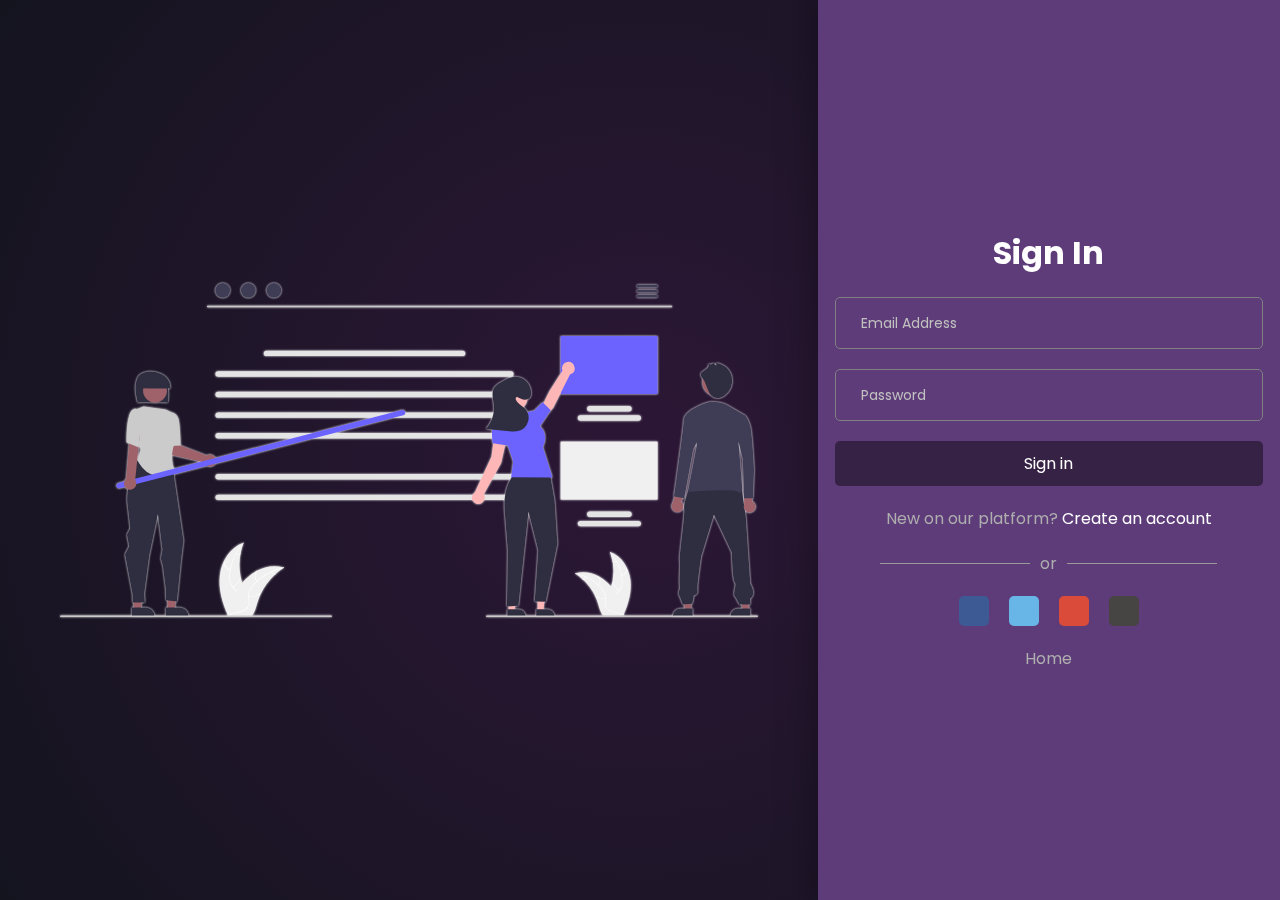
<file: login.html>
<!DOCTYPE html>
<html lang="en">
   <head>
      <meta charset="UTF-8" />
      <meta http-equiv="X-UA-Compatible" content="IE=edge" />
      <meta name="viewport" content="width=device-width, initial-scale=1.0" />
      <link
         rel="shortcut icon"
         href="./assets/axies-images/favicon.png"
         type="image/x-icon"
      />
      <link rel="stylesheet" href="./assets/styles/login-page/main.css" />
      <link
         rel="stylesheet"
         href="https://cdnjs.cloudflare.com/ajax/libs/font-awesome/6.1.0/css/all.min.css"
         integrity="sha512-10/jx2EXwxxWqCLX/hHth/vu2KY3jCF70dCQB8TSgNjbCVAC/8vai53GfMDrO2Emgwccf2pJqxct9ehpzG+MTw=="
         crossorigin="anonymous"
         referrerpolicy="no-referrer"
      />
      <script defer src="./assets/JS/login.js"></script>
      <title>Axies NFT marketplace login</title>
   </head>
   <body>
      <main class="main" id="main">
         <div class="main__left">
            <img
               src="./assets/axies-images/login-page/login-page-image.svg"
               alt="team"
            />
         </div>
         <div class="main__right">
            <h1>Sign In</h1>

            <form class="form" action="">
               <div data-input="0" class="input input__email">
                  <input type="text" class="input-main" />
                  <p class="input-placeholder">Email Address</p>
               </div>

               <div data-input="1" class="input input__password">
                  <input type="password" class="input-main" />
                  <p class="input-placeholder">Password</p>
               </div>

               <button class="sign-in-button">Sign in</button>
            </form>
            <p class="new-to-platform">
               New on our platform?
               <span class="create-account">Create an account</span>
            </p>
            <div class="or-wrapper">
               <div class="or__border"></div>
               <p>or</p>
               <div class="or__border"></div>
            </div>
            <div class="social-media-icons">
               <div class="social-icon social-icon__facebook">
                  <i class="fa-brands fa-facebook-f"></i>
               </div>
               <div class="social-icon social-icon__twitter">
                  <i class="fa-brands fa-twitter"></i>
               </div>
               <div class="social-icon social-icon__mail">
                  <i class="fa-solid fa-envelope"></i>
               </div>
               <div class="social-icon social-icon__github">
                  <i class="fa-brands fa-github"></i>
               </div>
            </div>
            <a class="home-btn" href="./index.html">Home</a>
         </div>
      </main>
   </body>
</html>
</file>
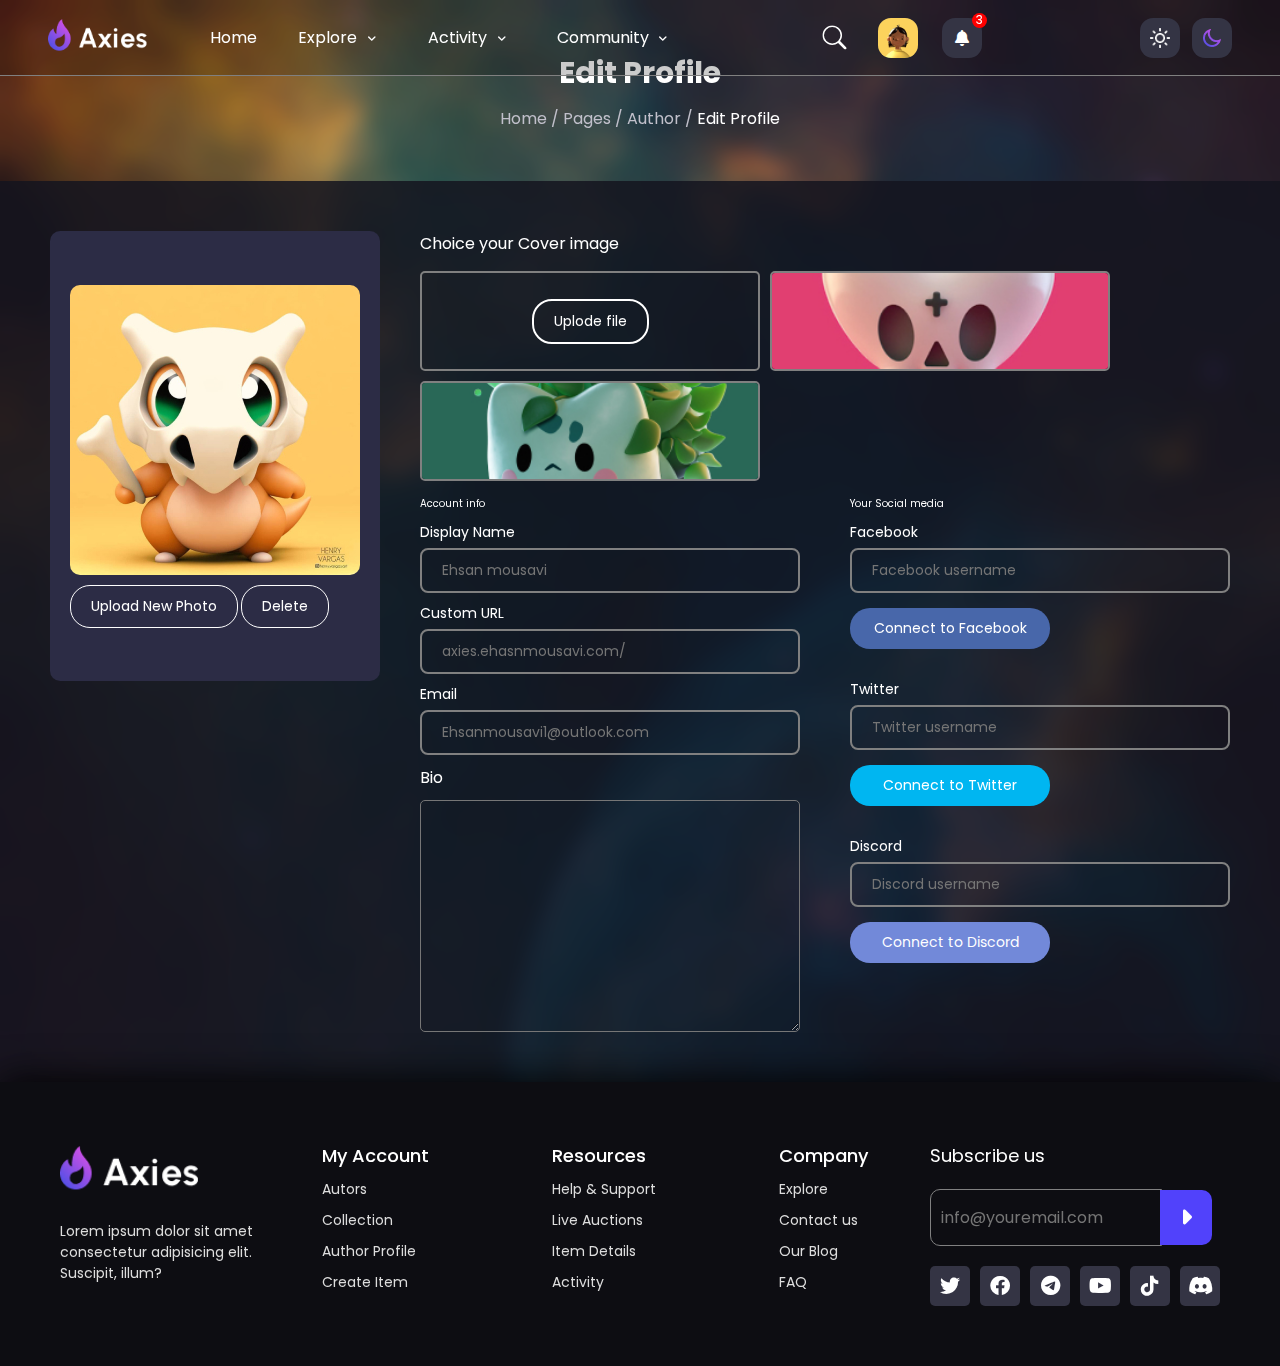
<file: profile.html>
<!DOCTYPE html>
<html lang="en">
   <head>
      <meta charset="UTF-8" />
      <meta http-equiv="X-UA-Compatible" content="IE=edge" />
      <meta name="viewport" content="width=device-width, initial-scale=1.0" />
      <link
         rel="shortcut icon"
         href="./assets/axies-images/favicon.png"
         type="image/x-icon"
      />
      <link
         rel="stylesheet"
         href="https://cdnjs.cloudflare.com/ajax/libs/font-awesome/6.0.0/css/all.min.css"
         integrity="sha512-9usAa10IRO0HhonpyAIVpjrylPvoDwiPUiKdWk5t3PyolY1cOd4DSE0Ga+ri4AuTroPR5aQvXU9xC6qOPnzFeg=="
         crossorigin="anonymous"
         referrerpolicy="no-referrer"
      />
      <link rel="stylesheet" href="./assets/styles/profile/main.css" />

      <script defer src="./assets/JS/header.js"></script>
      <script defer src="./assets/JS/editProfile.js"></script>

      <title>Edit profile</title>
   </head>
   <body>
      <header class="header" id="header">
         <div class="header__links">
            <img
               class="header__img sticky__img"
               src="./assets/axies-images/01_header/logo_dark.png"
               alt="axies logo header"
            />
            <ul>
               <li class="header__home-link">
                  <a href="./index.html">Home </a>
               </li>
               <li class="header__menu-container">
                  <div class="header__menu-wrapper">
                     <a href="#">Explore</a>
                     <i class="fa-solid fa-angle-down"></i>
                  </div>
                  <div class="header__menu">
                     <a href="./item1.html">Item 1</a>
                     <a href="./login.html">Login</a>
                     <a href="#today">Today's Picks</a>
                     <a href="#">Events</a>
                  </div>
               </li>
               <li class="header__menu-container">
                  <div class="header__menu-wrapper">
                     <a href="#">Activity</a>
                     <i class="fa-solid fa-angle-down"></i>
                  </div>
                  <div class="header__menu">
                     <a href="#">Forum</a>
                     <a href="#">Social Medias</a>
                  </div>
               </li>
               <li class="header__menu-container">
                  <div class="header__menu-wrapper">
                     <a href="#">Community</a>
                     <i class="fa-solid fa-angle-down"></i>
                  </div>
                  <div class="header__menu">
                     <a href="#">Auctions</a>
                     <a href="#">Sellers</a>
                  </div>
               </li>
               <li class="header__menu-container">
                  <div class="header__menu-wrapper">
                     <a href="#">Pages</a>
                     <i class="fa-solid fa-angle-down"></i>
                  </div>
                  <div class="header__menu">
                     <a href="./login.html">Login</a>
                     <a href="#">Blog</a>
                     <a href="#">FAQ</a>
                     <a href="#">Create Item</a>
                  </div>
               </li>
               <li class="header__menu-container">
                  <div class="header__menu-wrapper">
                     <a href="#">Contact</a>
                     <i class="fa-solid fa-angle-down"></i>
                  </div>
                  <div class="header__menu">
                     <a href="#">Collections</a>
                     <a href="#">Sellers</a>
                  </div>
               </li>
            </ul>
         </div>

         <div class="header__search_wallet">
            <div class="header__search">
               <!-- <i class="fa-solid fa-magnifying-glass"></i> -->
               <form action="" class="search" id="header-search">
                  <input
                     class="search__input"
                     type="search"
                     placeholder="Search"
                     id="searchInput"
                  />

                  <div class="search__icon-container">
                     <label
                        for="searchInput"
                        class="search__label"
                        aria-label="Search"
                     >
                        <svg viewBox="0 0 1000 1000" title="Search">
                           <path
                              fill="currentColor"
                              d="M408 745a337 337 0 1 0 0-674 337 337 0 0 0 0 674zm239-19a396 396 0 0 1-239 80 398 398 0 1 1 319-159l247 248a56 56 0 0 1 0 79 56 56 0 0 1-79 0L647 726z"
                           />
                        </svg>
                     </label>

                     <button class="search__submit" aria-label="Search">
                        <svg viewBox="0 0 1000 1000" title="Search">
                           <path
                              fill="currentColor"
                              d="M408 745a337 337 0 1 0 0-674 337 337 0 0 0 0 674zm239-19a396 396 0 0 1-239 80 398 398 0 1 1 319-159l247 248a56 56 0 0 1 0 79 56 56 0 0 1-79 0L647 726z"
                           />
                        </svg>
                     </button>
                  </div>
               </form>
            </div>

            <div class="header__wallet" style="display: none">
               <i class="fa-solid fa-wallet"></i>
               <p>Wallet connect</p>
            </div>
            <div
               class="header__buttons__container header__buttons__container-profile"
            >
               <img
                  src="./assets/axies-images/04_Top Seller/avt-1.jpg"
                  alt="Profile"
               />
            </div>
            <div
               class="header__buttons__container header__buttons__container-notifi"
            >
               <i class="fa-solid fa-bell"></i>
            </div>
         </div>

         <div class="header__buttons">
            <div class="header__buttons__container">
               <img
                  class="header__buttons--light-mode"
                  src="./assets/axies-images/01_header/sun.png"
                  alt="sun icon"
               />
            </div>
            <div class="header__buttons__container">
               <img
                  src="./assets/axies-images/01_header/moon-2.png"
                  alt="moon icon"
               />
            </div>
         </div>
      </header>

      <main>
         <div class="go-to-top-btn">
            <i class="fa-solid fa-angle-up"></i>
         </div>

         <section class="item-header-container">
            <h1>Edit Profile</h1>
            <p>
               <span class="fade-text">
                  <a href="./index.html" class="fade-text">Home</a> / Pages /
                  Author /
               </span>
               Edit Profile
            </p>
         </section>

         <div class="profile-container">
            <div class="profile__img">
               <img
                  src="./assets/axies-images/03_Live Auctions/card-item-2.jpg"
                  alt="avatar"
               />
               <div class="profile__img-btn__container">
                  <button class="profile__img-btn profile__img-btn-upload">
                     Upload New Photo
                  </button>
                  <button class="profile__img-btn profile__img-btn-delete">
                     Delete
                  </button>
               </div>
            </div>
            <!--  -->
            <div class="profile__content">
               <p class="profile__content__header">Choice your Cover image</p>
               <div class="profile__content__uplode">
                  <div class="profile__content__uplode-child">
                     <button class="profile__content__uplode-child-btn">
                        Uplode file
                     </button>
                  </div>
                  <div class="profile__content__uplode-child">
                     <img
                        src="./assets/axies-images/05_Today's Picks/card-item-3.jpg"
                        alt=""
                     />
                  </div>
                  <div class="profile__content__uplode-child">
                     <img
                        src="./assets/axies-images/05_Today's Picks/card-item-7.jpg"
                        alt=""
                     />
                  </div>
               </div>

               <div class="profile__content__inputs-container">
                  <div class="profile__content__inputs-container__left">
                     <p
                        class="profile__content__inputs-container__left__header"
                     >
                        Account info
                     </p>

                     <form action="">
                        <label for="displayName">Display Name</label>
                        <input
                           type="text"
                           name="displayName"
                           placeholder="Ehsan mousavi"
                        />
                     </form>

                     <form>
                        <label for="customUrl">Custom URL</label>
                        <input
                           type="text"
                           name="customUrl"
                           placeholder="axies.ehasnmousavi.com/"
                        />
                     </form>

                     <form>
                        <label for="editEmail">Email</label>
                        <input
                           type="text"
                           name="editEmail"
                           placeholder="Ehsanmousavi1@outlook.com"
                        />
                     </form>

                     <label for="bio" class="bio-label">Bio</label>
                     <textarea
                        name="bio"
                        id=""
                        cols="30"
                        rows="10"
                        class="profile__content__inputs-container__left__bio"
                     ></textarea>
                  </div>
                  <div class="profile__content__inputs-container__right">
                     <p
                        class="profile__content__inputs-container__right__header"
                     >
                        Your Social media
                     </p>

                     <form>
                        <label for="facebookInput">Facebook</label>
                        <input
                           type="text"
                           name="facebookInput"
                           placeholder="Facebook username"
                        />
                        <button class="connect-btn connect-btn-facebook">
                           Connect to Facebook
                        </button>
                     </form>

                     <form>
                        <label for="twitterInput">Twitter</label>
                        <input
                           type="text"
                           name="twitterInput"
                           placeholder="Twitter username"
                        />
                        <button class="connect-btn connect-btn-twitter">
                           Connect to Twitter
                        </button>
                     </form>

                     <form>
                        <label for="DiscordInput">Discord</label>
                        <input
                           type="text"
                           name="DiscordInput"
                           placeholder="Discord username"
                        />
                        <button class="connect-btn connect-btn-discord">
                           Connect to Discord
                        </button>
                     </form>
                  </div>
               </div>
            </div>
         </div>
      </main>
      <footer class="footer">
         <div class="footer__logo-desc">
            <img
               class="footer__logo-desc-logo"
               src="./assets/axies-images/01_header/logo_dark.png"
               alt="axies logo"
            />
            <p class="footer__logo-desc__text">
               Lorem ipsum dolor sit amet consectetur adipisicing elit.
               Suscipit, illum?
            </p>
         </div>
         <div class="footer__links">
            <div class="footer__link links-container">
               <p class="footer__link__title">My Account</p>
               <p class="footer__link__item">Autors</p>
               <p class="footer__link__item">Collection</p>
               <p class="footer__link__item">Author Profile</p>
               <p class="footer__link__item">Create Item</p>
            </div>
            <div class="footer__link links-container">
               <p class="footer__link__title">Resources</p>
               <p class="footer__link__item">Help & Support</p>
               <p class="footer__link__item">Live Auctions</p>
               <p class="footer__link__item">Item Details</p>
               <p class="footer__link__item">Activity</p>
            </div>
            <div class="footer__link links-container">
               <p class="footer__link__title">Company</p>
               <p class="footer__link__item">Explore</p>
               <p class="footer__link__item">Contact us</p>
               <p class="footer__link__item">Our Blog</p>
               <p class="footer__link__item">FAQ</p>
            </div>
         </div>
         <div class="footer__subscribe">
            <p class="footer__subscribe-text">Subscribe us</p>
            <form action="submit" class="footer__subscribe__form">
               <input type="text" placeholder="info@youremail.com" />
               <button><i class="fa-solid fa-caret-right"></i></button>
            </form>
            <div class="footer__subscribe__icons">
               <i class="fa-brands fa-twitter footer__subscribe__icon"></i>
               <i class="fa-brands fa-facebook footer__subscribe__icon"></i>
               <i class="fa-brands fa-telegram footer__subscribe__icon"></i>
               <i class="fa-brands fa-youtube footer__subscribe__icon"></i>
               <i class="fa-brands fa-tiktok footer__subscribe__icon"></i>
               <i class="fa-brands fa-discord footer__subscribe__icon"></i>
            </div>
         </div>
      </footer>
   </body>
</html>
</file>
<file: assets/styles/main.css>
@import url("https://fonts.googleapis.com/css2?family=Poppins:wght@200;300;400;500&family=Urbanist:wght@300;400;500;600&display=swap");
:root {
  --main-color: #14141f;
  --main-color-2: #2c2c45;
  --content-color: #ffffff;
  --main-color-light: #5142fa;
  --blue-dark: #2c2c45;
}

body.light-theme {
  --main-color: #0095ff;
  --content-color: #000000;
  --main-color-light: rgb(0, 107, 207);
  --main-color-2: rgb(130, 130, 139);
  background-color: var(--main-color);
  background: radial-gradient(circle, #00a1e6 5%, #aebbbb 100%);
}

body.light-theme .header {
  background-color: rgba(240, 248, 255, 0.515);
}

body.light-theme .popular__desc__text {
  color: #ffffff;
}

body.light-theme .today__main__card {
  color: #ffffff;
}

*,
*::before,
*::after {
  padding: 0px;
  margin: 0px;
  -webkit-box-sizing: border-box;
          box-sizing: border-box;
}

html {
  font-size: 62.5%;
  scroll-behavior: smooth;
  font-family: "Poppins";
}

body {
  background: #2b1735;
  background: radial-gradient(circle, #2b1735 5%, #14141f 100%);
}

li {
  list-style: none;
}

a {
  text-decoration: none;
}

button {
  border: none;
  outline: none;
  cursor: pointer;
}

img,
picture,
video,
canvas,
svg {
  display: block;
  max-width: 100%;
}

input,
button,
textarea,
select {
  font: inherit;
}

p,
h1,
h2,
h3,
h4,
h5,
h6 {
  overflow-wrap: break-word;
}

::-webkit-scrollbar {
  width: 11px;
  background-color: var(--main-color);
}

::-webkit-scrollbar-track {
  border-radius: 0px;
}

::-webkit-scrollbar-thumb {
  background: #d6dee1;
  border-radius: 20px;
  border: 6px solid transparent;
}

::-webkit-scrollbar-thumb:hover {
  background-color: #a8bbbf;
}

@-webkit-keyframes ver-float {
  0% {
    -webkit-transform: translate(0rem, 0rem);
            transform: translate(0rem, 0rem);
  }
  50% {
    -webkit-transform: translate(0.5rem, -1rem);
            transform: translate(0.5rem, -1rem);
  }
  100% {
    -webkit-transform: translate(0rem, 0rem);
            transform: translate(0rem, 0rem);
  }
}

@keyframes ver-float {
  0% {
    -webkit-transform: translate(0rem, 0rem);
            transform: translate(0rem, 0rem);
  }
  50% {
    -webkit-transform: translate(0.5rem, -1rem);
            transform: translate(0.5rem, -1rem);
  }
  100% {
    -webkit-transform: translate(0rem, 0rem);
            transform: translate(0rem, 0rem);
  }
}

@-webkit-keyframes hor-float-hero {
  0% {
    -webkit-transform: translate(21rem, -35rem);
            transform: translate(21rem, -35rem);
  }
  50% {
    -webkit-transform: translate(22rem, -35rem);
            transform: translate(22rem, -35rem);
  }
  100% {
    -webkit-transform: translate(21rem, -35rem);
            transform: translate(21rem, -35rem);
  }
}

@keyframes hor-float-hero {
  0% {
    -webkit-transform: translate(21rem, -35rem);
            transform: translate(21rem, -35rem);
  }
  50% {
    -webkit-transform: translate(22rem, -35rem);
            transform: translate(22rem, -35rem);
  }
  100% {
    -webkit-transform: translate(21rem, -35rem);
            transform: translate(21rem, -35rem);
  }
}

@-webkit-keyframes rotate360 {
  0% {
    -webkit-transform: rotate(0deg);
            transform: rotate(0deg);
  }
  100% {
    -webkit-transform: rotate(360deg);
            transform: rotate(360deg);
  }
}

@keyframes rotate360 {
  0% {
    -webkit-transform: rotate(0deg);
            transform: rotate(0deg);
  }
  100% {
    -webkit-transform: rotate(360deg);
            transform: rotate(360deg);
  }
}

@-webkit-keyframes move3 {
  0% {
    -webkit-transform: translateX(0px);
            transform: translateX(0px);
  }
  50% {
    -webkit-transform: translateX(-38px);
            transform: translateX(-38px);
  }
  100% {
    -webkit-transform: translateX(0px);
            transform: translateX(0px);
  }
}

@keyframes move3 {
  0% {
    -webkit-transform: translateX(0px);
            transform: translateX(0px);
  }
  50% {
    -webkit-transform: translateX(-38px);
            transform: translateX(-38px);
  }
  100% {
    -webkit-transform: translateX(0px);
            transform: translateX(0px);
  }
}

@-webkit-keyframes move4 {
  0% {
    -webkit-transform: translateX(0px) translateY(0px);
            transform: translateX(0px) translateY(0px);
  }
  50% {
    -webkit-transform: translateX(40px) translateY(10px);
            transform: translateX(40px) translateY(10px);
  }
  100% {
    -webkit-transform: translateX(0px) translateY(0px);
            transform: translateX(0px) translateY(0px);
  }
}

@keyframes move4 {
  0% {
    -webkit-transform: translateX(0px) translateY(0px);
            transform: translateX(0px) translateY(0px);
  }
  50% {
    -webkit-transform: translateX(40px) translateY(10px);
            transform: translateX(40px) translateY(10px);
  }
  100% {
    -webkit-transform: translateX(0px) translateY(0px);
            transform: translateX(0px) translateY(0px);
  }
}

.shape.item-w-16 {
  top: 24.8%;
  right: 36.8%;
}

.shape.item-w-22 {
  top: 60.5%;
  left: 35.5%;
}

.shape.item-w-32 {
  top: 56.7%;
  right: 18.8%;
}

.shape.item-w-48 {
  top: 53.5%;
  left: 5%;
}

.shape.item-w-51 {
  top: 14.5%;
  right: 57.4%;
}

.shape.item-w-51.position2 {
  top: 28%;
  right: 53.8%;
}

.shape.item-w-68 {
  top: 28%;
  right: 23.5%;
}

.shape {
  border-radius: 50%;
  z-index: 1;
  position: absolute;
}

.shape.item-w-22,
.shape.item-w-48,
.shape.item-w-68 {
  -webkit-animation-timing-function: auto;
          animation-timing-function: auto;
  -webkit-animation: move4 10s infinite linear;
          animation: move4 10s infinite linear;
  -webkit-animation-duration: 10s;
          animation-duration: 10s;
  -webkit-animation-timing-function: linear;
          animation-timing-function: linear;
  -webkit-animation-delay: 0s;
          animation-delay: 0s;
  -webkit-animation-iteration-count: infinite;
          animation-iteration-count: infinite;
  -webkit-animation-direction: normal;
          animation-direction: normal;
  -webkit-animation-fill-mode: none;
          animation-fill-mode: none;
  -webkit-animation-play-state: running;
          animation-play-state: running;
  -webkit-animation-name: move4;
          animation-name: move4;
}

.shape.item-w-51,
.shape.item-w-32,
.shape.item-w-16 {
  -webkit-animation: move3 10s infinite linear;
          animation: move3 10s infinite linear;
}

.style2 {
  background: transparent !important;
  border: 3px solid #e250e5;
}

.shape.item-w-16 {
  width: 16px;
  height: 16px;
}

.shape.item-w-22 {
  width: 22px;
  height: 22px;
}

.shape.item-w-32 {
  width: 32px;
  height: 32px;
}

.shape.item-w-48 {
  width: 48px;
  height: 48px;
}

.shape.item-w-51 {
  width: 51px;
  height: 51px;
}

.shape.item-w-68 {
  width: 68px;
  height: 68px;
}

.shape {
  background: linear-gradient(216.56deg, #e250e5 5.32%, #4b50e6 94.32%);
}

.position2 {
  right: 27% !important;
  top: 50% !important;
}

.heart-icon {
  cursor: pointer;
  height: 20px;
  width: 20px;
  background-image: url("../axies-images/like-animation.png");
  background-position: left;
  background-repeat: no-repeat;
  background-size: 2900%;
  -webkit-transform: scale(2.4);
          transform: scale(2.4);
}

.heart-icon:hover {
  background-position: right;
}

.is_animating {
  -webkit-animation: heart-burst 0.8s steps(28) 1;
          animation: heart-burst 0.8s steps(28) 1;
}

@-webkit-keyframes heart-burst {
  from {
    background-position: left;
  }
  to {
    background-position: right;
  }
}

@keyframes heart-burst {
  from {
    background-position: left;
  }
  to {
    background-position: right;
  }
}

@-webkit-keyframes rot10 {
  0% {
    -webkit-transform: rotate(0deg);
            transform: rotate(0deg);
  }
  25% {
    -webkit-transform: rotate(1deg);
            transform: rotate(1deg);
  }
  100% {
    -webkit-transform: rotate(0deg);
            transform: rotate(0deg);
  }
}

@keyframes rot10 {
  0% {
    -webkit-transform: rotate(0deg);
            transform: rotate(0deg);
  }
  25% {
    -webkit-transform: rotate(1deg);
            transform: rotate(1deg);
  }
  100% {
    -webkit-transform: rotate(0deg);
            transform: rotate(0deg);
  }
}

@-webkit-keyframes showUpbtn {
  0% {
    -webkit-transform: translateY(1rem);
            transform: translateY(1rem);
  }
  100% {
    -webkit-transform: translateY(0rem);
            transform: translateY(0rem);
  }
}

@keyframes showUpbtn {
  0% {
    -webkit-transform: translateY(1rem);
            transform: translateY(1rem);
  }
  100% {
    -webkit-transform: translateY(0rem);
            transform: translateY(0rem);
  }
}

.container {
  -webkit-transform: translateX(-2rem);
          transform: translateX(-2rem);
  opacity: 0;
  -webkit-transition: 1s;
  transition: 1s;
}

.fade-animation {
  opacity: 1;
  -webkit-transform: translateX(0rem);
          transform: translateX(0rem);
}

.card__like {
  display: -webkit-box;
  display: -ms-flexbox;
  display: flex;
  -webkit-box-align: center;
      -ms-flex-align: center;
          align-items: center;
  gap: 0.5rem;
  height: 3rem;
  padding: 0rem 1rem;
  font-size: 1.4rem;
  background-color: var(--main-color);
  border-radius: 1rem;
}

.card__like-label {
  font-size: inherit;
  color: white;
}

.card__like i:hover {
  color: red;
  cursor: pointer;
}

.header {
  background-color: #03030335;
  position: fixed;
  z-index: 100;
  top: 0;
  width: 100%;
  display: -webkit-box;
  display: -ms-flexbox;
  display: flex;
  -webkit-box-pack: justify;
      -ms-flex-pack: justify;
          justify-content: space-between;
  -webkit-box-align: center;
      -ms-flex-align: center;
          align-items: center;
  padding: 1.5rem 4.8rem;
  -webkit-transition: 1s;
  transition: 1s;
  border-bottom: 1px solid gray;
  -webkit-box-shadow: 0px 0px 20px transparent;
          box-shadow: 0px 0px 20px transparent;
}

.header__img {
  margin-right: 5.2rem;
  width: 13rem;
}

.header__links {
  display: -webkit-box;
  display: -ms-flexbox;
  display: flex;
  -webkit-box-align: center;
      -ms-flex-align: center;
          align-items: center;
  color: var(--content-color);
}

.header__links ul {
  display: -webkit-box;
  display: -ms-flexbox;
  display: flex;
  -webkit-box-align: center;
      -ms-flex-align: center;
          align-items: center;
  gap: 1rem;
}

.header__links ul a {
  color: var(--content-color);
  font-size: 1.6rem;
}

.header__links li {
  display: -webkit-box;
  display: -ms-flexbox;
  display: flex;
  -webkit-box-pack: justify;
      -ms-flex-pack: justify;
          justify-content: space-between;
  -webkit-box-align: center;
      -ms-flex-align: center;
          align-items: center;
}

.header__menu-container {
  position: relative;
  display: -webkit-box;
  display: -ms-flexbox;
  display: flex;
  -webkit-box-orient: vertical;
  -webkit-box-direction: normal;
      -ms-flex-direction: column;
          flex-direction: column;
  border-top-left-radius: 0.5rem;
  border-top-right-radius: 0.5rem;
  width: 12rem;
  padding: 0rem 1rem;
}

.header__menu-container i {
  -webkit-transition: 0.5s;
  transition: 0.5s;
}

.header__menu-container:hover {
  background-color: var(--main-color-2);
}

.header__menu-container:hover .header__menu {
  display: -webkit-box;
  display: -ms-flexbox;
  display: flex;
  visibility: visible;
  opacity: 1;
}

.header__menu-container:hover i {
  -webkit-transform: rotate(180deg);
          transform: rotate(180deg);
}

.header__menu-wrapper {
  display: -webkit-box;
  display: -ms-flexbox;
  display: flex;
  -ms-flex-pack: distribute;
      justify-content: space-around;
  -webkit-box-align: center;
      -ms-flex-align: center;
          align-items: center;
  gap: 1rem;
  padding: 1rem 1rem;
  width: 100%;
}

.header__menu {
  display: none;
  visibility: none;
  opacity: 0;
  top: 4rem;
  width: 100%;
  position: absolute;
  -webkit-box-orient: vertical;
  -webkit-box-direction: normal;
      -ms-flex-direction: column;
          flex-direction: column;
  padding: 1rem 0rem;
  gap: 1rem;
  text-align: center;
  background-color: var(--main-color-2);
  border-end-start-radius: 0.5rem;
  border-end-end-radius: 0.5rem;
}

.header__menu a:hover {
  background-color: #f5f5f5;
  color: var(--main-color);
}

.header__search_wallet {
  display: -webkit-box;
  display: -ms-flexbox;
  display: flex;
  -webkit-box-align: center;
      -ms-flex-align: center;
          align-items: center;
  gap: 2.4rem;
  font-size: 1.6rem;
  color: white;
}

.header__search {
  cursor: pointer;
}

.header__wallet {
  display: -webkit-box;
  display: -ms-flexbox;
  display: flex;
  -webkit-box-align: center;
      -ms-flex-align: center;
          align-items: center;
  gap: 1.2rem;
  padding: 0.8rem 1.6rem;
  color: var(--main-color-light);
  border: 2px solid var(--main-color-light);
  border-radius: 3rem;
  cursor: pointer;
}

.header__buttons {
  display: -webkit-box;
  display: -ms-flexbox;
  display: flex;
  -webkit-box-align: center;
      -ms-flex-align: center;
          align-items: center;
  gap: 1.2rem;
}

.header__buttons__container {
  display: -webkit-box;
  display: -ms-flexbox;
  display: flex;
  -webkit-box-pack: center;
      -ms-flex-pack: center;
          justify-content: center;
  -webkit-box-align: center;
      -ms-flex-align: center;
          align-items: center;
  padding: 1rem;
  width: 4rem;
  height: 4rem;
  background-color: #343444;
  border-radius: 1.3rem;
  cursor: pointer;
}

.header__buttons__container-notifi {
  position: relative;
}

.header__buttons__container-notifi i:hover {
  -webkit-transform: rotate(4deg);
          transform: rotate(4deg);
  color: yellow;
}

.header__buttons__container-notifi::before {
  display: -webkit-box;
  display: -ms-flexbox;
  display: flex;
  -webkit-box-pack: center;
      -ms-flex-pack: center;
          justify-content: center;
  -webkit-box-align: center;
      -ms-flex-align: center;
          align-items: center;
  width: 15px;
  height: 15px;
  content: "3";
  right: -5px;
  top: -5px;
  position: absolute;
  border-radius: 50%;
  background-color: red;
  font-size: 1.2rem;
}

.header__buttons__container-profile {
  position: relative;
  overflow: hidden;
  cursor: pointer;
}

.header__buttons__container-profile img {
  position: absolute;
}

.header__buttons--light-mode:hover {
  -webkit-animation: rotate360 10s infinite linear;
          animation: rotate360 10s infinite linear;
}

.header__wallet {
  cursor: pointer;
  -webkit-transition: 0.5s;
  transition: 0.5s;
}

.header__wallet:hover {
  background-color: -var(--main-color-light);
  -webkit-filter: drop-shadow(1px 1px 10px var(--main-color-light));
          filter: drop-shadow(1px 1px 10px var(--main-color-light));
}

.header__wallet:active {
  background-color: #2d2485;
  -webkit-filter: drop-shadow(1px 1px 10px #2d2485);
          filter: drop-shadow(1px 1px 10px #2d2485);
}

.header__home-link {
  padding: 1rem;
  border-radius: 0.5rem;
  cursor: pointer;
  -webkit-transition: 0.5s;
  transition: 0.5s;
}

.header__home-link:hover {
  -webkit-filter: drop-shadow(1rem 0rem 1rem var(--main-color-light));
          filter: drop-shadow(1rem 0rem 1rem var(--main-color-light));
}

.search {
  --easing: cubic-bezier(0.4, 0, 0.2, 1);
  --font-size: 1.5rem;
  --color: var(--color-foreground);
  --color-highlight: white;
  --transition-time-icon: 0.2s;
  --transition-time-input: 0.3s 0.25s;
  border-radius: 999px;
  border: 2px solid transparent;
  display: -webkit-box;
  display: -ms-flexbox;
  display: flex;
  -webkit-transition: border-color var(--transition-time-icon) linear, padding var(--transition-time-input) var(--easing);
  transition: border-color var(--transition-time-icon) linear, padding var(--transition-time-input) var(--easing);
}

.search:not(:focus-within) {
  --transition-time-input: 0.2s 0s;
}

@media (prefers-reduced-motion: reduce) {
  .search {
    --transition-time-icon: 0s !important;
    --transition-time-input: 0s !important;
  }
}

.search__input {
  background: transparent;
  border: none;
  color: var(--color-highlight);
  font-size: var(--font-size);
  opacity: 0;
  outline: none;
  padding: 0;
  -webkit-transition: width var(--transition-time-input) var(--easing), padding var(--transition-time-input) var(--easing), opacity var(--transition-time-input) linear;
  transition: width var(--transition-time-input) var(--easing), padding var(--transition-time-input) var(--easing), opacity var(--transition-time-input) linear;
  width: 0;
}

.search__input::-webkit-input-placeholder {
  color: var(--color);
  opacity: 0.75;
}

.search__input:-ms-input-placeholder {
  color: var(--color);
  opacity: 0.75;
}

.search__input::-ms-input-placeholder {
  color: var(--color);
  opacity: 0.75;
}

.search__input::placeholder {
  color: var(--color);
  opacity: 0.75;
}

.search__icon-container {
  height: calc(var(--font-size) + 2rem);
  position: relative;
  width: calc(var(--font-size) + 2rem);
}

.search__label, .search__submit {
  color: var(--color);
  cursor: pointer;
  display: block;
  height: 100%;
  padding: 0;
  position: absolute;
  width: 100%;
}

.search__label:hover, .search__label:focus, .search__label:active, .search__submit:hover, .search__submit:focus, .search__submit:active {
  color: var(--color-highlight);
}

.search__label {
  -webkit-transform: scale(0.7);
          transform: scale(0.7);
  -webkit-transition: color 0.1s, -webkit-transform var(--transition-time-icon) var(--easing);
  transition: color 0.1s, -webkit-transform var(--transition-time-icon) var(--easing);
  transition: transform var(--transition-time-icon) var(--easing), color 0.1s;
  transition: transform var(--transition-time-icon) var(--easing), color 0.1s, -webkit-transform var(--transition-time-icon) var(--easing);
}

.search__submit {
  background: none;
  border-radius: 50%;
  border: none;
  -webkit-box-shadow: 0 0 0 4px inset transparent;
          box-shadow: 0 0 0 4px inset transparent;
  display: none;
  outline: none;
  -webkit-transition: color 0.1s, -webkit-box-shadow 0.1s;
  transition: color 0.1s, -webkit-box-shadow 0.1s;
  transition: color 0.1s, box-shadow 0.1s;
  transition: color 0.1s, box-shadow 0.1s, -webkit-box-shadow 0.1s;
}

.search__submit svg {
  -webkit-transform: scale(0.5);
          transform: scale(0.5);
}

.search__submit:focus {
  -webkit-box-shadow: 0 0 0 4px inset var(--color-highlight);
          box-shadow: 0 0 0 4px inset var(--color-highlight);
}

.search:focus-within {
  border-color: var(--color);
}

.search:focus-within .search__input {
  opacity: 1;
  padding: 0 1rem 0 2rem;
  width: calc(var(--font-size) * 12);
}

.search:focus-within .search__label {
  -webkit-transform: scale(0.5);
          transform: scale(0.5);
}

.search:focus-within .search__submit {
  -webkit-animation: unhide var(--transition-time-icon) steps(1, end);
          animation: unhide var(--transition-time-icon) steps(1, end);
  display: block;
}

.sticky {
  background-color: #14141fab;
  -webkit-transition: 1s;
  transition: 1s;
  padding: 1rem 4.8rem;
  -webkit-box-sizing: 0px 0px 20px black;
          box-sizing: 0px 0px 20px black;
}

.sticky__img {
  width: 10rem;
}

.hero {
  margin-top: 20vh;
  height: 89vh;
  display: -webkit-box;
  display: -ms-flexbox;
  display: flex;
  padding: 6rem;
}

.hero__left {
  width: 100%;
  display: -webkit-box;
  display: -ms-flexbox;
  display: flex;
  -webkit-box-orient: vertical;
  -webkit-box-direction: normal;
      -ms-flex-direction: column;
          flex-direction: column;
  gap: 2rem;
}

.hero__left__header {
  font-size: 4.4rem;
  color: var(--content-color);
}

.hero__left__header--active {
  background: #a652ea;
  background-image: -webkit-gradient(linear, left top, left bottom, color-stop(27%, #a652ea), to(#7450e6));
  background-image: linear-gradient(180deg, #a652ea 27%, #7450e6 100%);
  font-family: "Urbanist", -apple-system, BlinkMacSystemFont, "Segoe UI", Roboto, Oxygen, Ubuntu, Cantarell, "Open Sans", "Helvetica Neue", sans-serif;
  font-weight: 600;
  background-size: 100%;
  background-clip: text;
  -webkit-background-clip: text;
  -moz-background-clip: text;
  -webkit-text-fill-color: transparent;
  -moz-text-fill-color: transparent;
}

.hero__left__desc {
  color: var(--content-color);
  font-size: 1.8rem;
}

.hero__left__buttons {
  display: -webkit-box;
  display: -ms-flexbox;
  display: flex;
  gap: 1.6rem;
}

.hero__left__buttons button {
  padding: 1.2rem 2rem;
  border-radius: 2rem;
  border: 2px solid var(--main-color-light);
  color: var(--content-color);
  background-color: transparent;
  cursor: pointer;
  font-size: 1.4rem;
  -webkit-transition: 0.5s;
  transition: 0.5s;
}

.hero__left__buttons button:hover {
  background-color: var(--main-color-light);
  -webkit-filter: drop-shadow(0px 0px 20px var(--main-color-light));
          filter: drop-shadow(0px 0px 20px var(--main-color-light));
}

.hero__left__buttons button:active {
  background-color: #2d2485;
  -webkit-filter: drop-shadow(1px 1px 10px #2c2c45);
          filter: drop-shadow(1px 1px 10px #2c2c45);
}

.hero__right {
  position: relative;
  width: 100%;
}

.hero__right__blob-shape {
  position: absolute;
  top: -12px;
  right: 4rem;
  width: 54rem;
  z-index: -1;
  -webkit-filter: drop-shadow(0px 0px 122px var(--main-color-light));
          filter: drop-shadow(0px 0px 122px var(--main-color-light));
}

.hero__right__doll {
  position: absolute;
  top: -77px;
  right: 185px;
  width: 29rem;
  -webkit-animation: ver-float 4s infinite ease-in-out;
          animation: ver-float 4s infinite ease-in-out;
  -webkit-filter: drop-shadow(0px 0px 3px white);
          filter: drop-shadow(0px 0px 3px white);
}

.hero__right__stars {
  position: absolute;
  left: 140px;
  width: 28rem;
  opacity: 0.4;
  -webkit-filter: drop-shadow(5px 5px 40px var(--main-color-light)), blur(150px);
          filter: drop-shadow(5px 5px 40px var(--main-color-light)), blur(150px);
  z-index: -1;
}

.feature {
  display: -ms-grid;
  display: grid;
  -ms-grid-columns: (minmax(30rem, 1fr))[auto-fill];
      grid-template-columns: repeat(auto-fill, minmax(30rem, 1fr));
  gap: 1rem;
  padding: 0rem 3rem;
  text-align: center;
  color: var(--content-color);
}

.feature__container {
  display: -webkit-box;
  display: -ms-flexbox;
  display: flex;
  -webkit-box-orient: vertical;
  -webkit-box-direction: normal;
      -ms-flex-direction: column;
          flex-direction: column;
  -webkit-box-align: center;
      -ms-flex-align: center;
          align-items: center;
  gap: 1rem;
}

.feature__icon {
  display: -webkit-box;
  display: -ms-flexbox;
  display: flex;
  -webkit-box-pack: center;
      -ms-flex-pack: center;
          justify-content: center;
  -webkit-box-align: center;
      -ms-flex-align: center;
          align-items: center;
  font-size: 2rem;
  width: 5rem;
  height: 5rem;
  color: white;
  border-radius: 1rem;
}

.feature__icon__wallet {
  background-color: #5142fb;
}

.feature__icon__collection {
  background-color: #46a433;
}

.feature__icon__nft {
  background-color: #9835fb;
}

.feature__icon__list {
  background-color: #df4949;
}

.feature__header {
  font-size: 2rem;
  font-weight: 500;
  color: var(--contnet-color);
}

.feature__desc {
  width: 90%;
  font-size: 1.2rem;
  line-height: 1.3;
  font-weight: 300;
  color: var(--content-color);
}

.live-acutions {
  margin-top: 7rem;
  background-color: black;
  color: white;
  -webkit-filter: drop-shadow(0px 0px 30px black);
          filter: drop-shadow(0px 0px 30px black);
}

.live-acutions__header {
  display: -webkit-box;
  display: -ms-flexbox;
  display: flex;
  -webkit-box-pack: justify;
      -ms-flex-pack: justify;
          justify-content: space-between;
  -webkit-box-align: center;
      -ms-flex-align: center;
          align-items: center;
  padding: 2rem 3rem;
}

.live-acutions__header__left {
  font-size: 3rem;
}

.live-acutions__header__right {
  font-size: 1.2rem;
  border-bottom: 2px solid white;
  -o-border-image: linear-gradient(90deg, #4e53f1 0%, #a956f4 35%, #f155f4 100%) 1;
     border-image: -webkit-gradient(linear, left top, right top, from(#4e53f1), color-stop(35%, #a956f4), to(#f155f4)) 1;
     border-image: linear-gradient(90deg, #4e53f1 0%, #a956f4 35%, #f155f4 100%) 1;
  cursor: pointer;
}

.live-acutions__main {
  width: 30rem;
  display: -webkit-box;
  display: -ms-flexbox;
  display: flex;
  -webkit-box-orient: vertical;
  -webkit-box-direction: normal;
      -ms-flex-direction: column;
          flex-direction: column;
  gap: 1rem;
  padding: 1.5rem;
  border-radius: 1.5rem;
  background-color: #343444;
}

.live-acutions__main-container {
  display: -webkit-box;
  display: -ms-flexbox;
  display: flex;
  gap: 2rem;
}

.live-acutions__main img {
  border-radius: 1.5rem;
}

.live-acutions__image-container {
  position: relative;
  display: -webkit-box;
  display: -ms-flexbox;
  display: flex;
  -webkit-box-pack: center;
      -ms-flex-pack: center;
          justify-content: center;
}

.live-acutions__time {
  position: absolute;
  bottom: 9px;
  padding: 0.5rem 1rem;
  display: -webkit-box;
  display: -ms-flexbox;
  display: flex;
  -webkit-box-align: center;
      -ms-flex-align: center;
          align-items: center;
  -webkit-box-pack: center;
      -ms-flex-pack: center;
          justify-content: center;
  gap: 1rem;
  background-color: var(--main-color);
  border-radius: 1.5rem;
}

.live-acutions__time-label {
  font-size: 1.4rem;
}

.live-acutions__title {
  font-size: 1.6rem;
  margin-top: 1rem;
}

.live-acutions__creator-container {
  display: -webkit-box;
  display: -ms-flexbox;
  display: flex;
  -webkit-box-pack: justify;
      -ms-flex-pack: justify;
          justify-content: space-between;
  -webkit-box-align: center;
      -ms-flex-align: center;
          align-items: center;
}

.live-acutions__creator__left {
  display: -webkit-box;
  display: -ms-flexbox;
  display: flex;
  -webkit-box-align: center;
      -ms-flex-align: center;
          align-items: center;
  gap: 1rem;
}

.live-acutions__creator__left img {
  width: 4rem;
}

.live-acutions__creator__desc-1 {
  color: #dadadc;
  font-size: 1.2rem;
}

.live-acutions__creator__desc-2 {
  color: white;
  font-size: 1.4rem;
}

.live-acutions__creator__right {
  background-color: #5142fb;
  padding: 0.5rem 1rem;
  border-radius: 1rem;
  font-size: 1.2rem;
}

.live-acutions__wrapper-line {
  width: 100%;
  border-bottom: 2px solid var(--main-color);
  margin-top: 1rem;
}

.live-acutions__price-like {
  display: -webkit-box;
  display: -ms-flexbox;
  display: flex;
  -webkit-box-align: center;
      -ms-flex-align: center;
          align-items: center;
  -webkit-box-pack: justify;
      -ms-flex-pack: justify;
          justify-content: space-between;
}

.live-acutions__price {
  font-size: 1.4rem;
}

.live-acutions__price--current-text {
  font-weight: lighter;
  font-size: 1.2rem;
}

.live-acutions__price--crypto {
  font-weight: 500;
}

.live-acutions__price--dollor {
  font-size: 1.2rem;
  font-weight: 300;
}

.swiper-wrapper {
  padding-bottom: 4rem;
  cursor: -webkit-grab;
  cursor: grab;
}

.swiper-pagination {
  -webkit-filter: drop-shadow(0px 0px 0px white);
          filter: drop-shadow(0px 0px 0px white);
}

.popular {
  margin-top: 3rem;
  display: -webkit-box;
  display: -ms-flexbox;
  display: flex;
  -webkit-box-orient: vertical;
  -webkit-box-direction: normal;
      -ms-flex-direction: column;
          flex-direction: column;
  gap: 3rem;
  color: var(--content-color);
  padding: 3rem;
}

.popular__main {
  display: -ms-grid !important;
  display: grid !important;
  -ms-grid-columns: (minmax(39rem, 1fr))[auto-fill];
      grid-template-columns: repeat(auto-fill, minmax(39rem, 1fr));
  justify-items: center;
}

.popular__card {
  -webkit-transition: 1s;
  transition: 1s;
  display: -webkit-box;
  display: -ms-flexbox;
  display: flex;
  -webkit-box-orient: vertical;
  -webkit-box-direction: normal;
      -ms-flex-direction: column;
          flex-direction: column;
  gap: 2rem;
  background-color: #343444;
  padding: 2rem;
  border-radius: 1rem;
}

.popular__card:hover {
  -webkit-transform: translateY(-1rem);
          transform: translateY(-1rem);
  -webkit-filter: drop-shadow(0px 0px 1rem black);
          filter: drop-shadow(0px 0px 1rem black);
}

.popular__card-top {
  display: -webkit-box;
  display: -ms-flexbox;
  display: flex;
  gap: 1rem;
}

.popular__card-bottom {
  display: -webkit-box;
  display: -ms-flexbox;
  display: flex;
  gap: 1rem;
}

.popular img {
  border-radius: 1rem;
  overflow: hidden;
  -webkit-transition: 0.5s;
  transition: 0.5s;
}

.popular img:hover {
  -webkit-transform: scale(1.1);
          transform: scale(1.1);
  -webkit-filter: drop-shadow(0px 0px 10px black);
          filter: drop-shadow(0px 0px 10px black);
}

.popular__header {
  display: -webkit-box;
  display: -ms-flexbox;
  display: flex;
  -webkit-box-align: center;
      -ms-flex-align: center;
          align-items: center;
  -webkit-box-pack: justify;
      -ms-flex-pack: justify;
          justify-content: space-between;
  padding: 0rem 3rem;
}

.popular__header__left {
  font-size: 3rem;
}

.popular__header__right {
  font-size: 1.2rem;
  cursor: pointer;
  -webkit-transition: 1s;
  transition: 1s;
  border-bottom: 2px solid white;
  -o-border-image: linear-gradient(90deg, #4e53f1 0%, #a956f4 35%, #f155f4 100%) 1;
     border-image: -webkit-gradient(linear, left top, right top, from(#4e53f1), color-stop(35%, #a956f4), to(#f155f4)) 1;
     border-image: linear-gradient(90deg, #4e53f1 0%, #a956f4 35%, #f155f4 100%) 1;
}

.popular__main {
  display: -webkit-box;
  display: -ms-flexbox;
  display: flex;
  -webkit-box-pack: center;
      -ms-flex-pack: center;
          justify-content: center;
  gap: 2rem;
}

.popular__top-img {
  width: 19.8rem;
  height: 12rem;
  -o-object-fit: cover;
     object-fit: cover;
}

.popular__bottom-img {
  width: 13rem;
  height: 12rem;
  -o-object-fit: cover;
     object-fit: cover;
}

.popular__desc {
  display: -webkit-box;
  display: -ms-flexbox;
  display: flex;
  -webkit-box-align: center;
      -ms-flex-align: center;
          align-items: center;
  gap: 1rem;
}

.popular__desc img {
  width: 5rem;
}

.popular__desc-container {
  display: -webkit-box;
  display: -ms-flexbox;
  display: flex;
  -webkit-box-pack: justify;
      -ms-flex-pack: justify;
          justify-content: space-between;
  -webkit-box-align: center;
      -ms-flex-align: center;
          align-items: center;
}

.popular__desc__text {
  display: -webkit-box;
  display: -ms-flexbox;
  display: flex;
  -webkit-box-orient: vertical;
  -webkit-box-direction: normal;
      -ms-flex-direction: column;
          flex-direction: column;
}

.popular__desc__text-r1 {
  font-size: 1.6rem;
  font-weight: 500;
}

.popular__desc__text-r2 {
  font-size: 1.2rem;
  font-weight: 500;
}

.popular__desc__text-r2-light {
  font-weight: 300;
  color: #f6f6f6;
}

.popular__like-container {
  display: -webkit-box;
  display: -ms-flexbox;
  display: flex;
  -webkit-box-align: center;
      -ms-flex-align: center;
          align-items: center;
  gap: 1rem;
  padding: 0rem 1rem;
  height: 2.5rem;
  background-color: var(--main-color);
  border-radius: 1rem;
  font-size: 1.2rem;
}

.top-seller {
  display: -webkit-box;
  display: -ms-flexbox;
  display: flex;
  -webkit-box-orient: vertical;
  -webkit-box-direction: normal;
      -ms-flex-direction: column;
          flex-direction: column;
  gap: 2rem;
  padding: 6rem;
  color: var(--content-color);
}

.top-seller__header {
  font-size: 3rem;
}

.top-seller__container {
  display: -ms-grid;
  display: grid;
  -ms-grid-columns: (minmax(20rem, 1fr))[auto-fill];
      grid-template-columns: repeat(auto-fill, minmax(20rem, 1fr));
  gap: 3rem;
}

.top-seller__card {
  display: -webkit-box;
  display: -ms-flexbox;
  display: flex;
  -webkit-box-align: center;
      -ms-flex-align: center;
          align-items: center;
  gap: 1.5rem;
}

.top-seller__card-img-container {
  position: relative;
  width: 9rem;
  height: 9rem;
  -webkit-filter: drop-shadow(0px 0px 4px #f9f9f9);
          filter: drop-shadow(0px 0px 4px #f9f9f9);
}

.top-seller__card-img {
  position: absolute;
  border-radius: 2.5rem;
  width: 100%;
  -webkit-transition: 0.5s;
  transition: 0.5s;
  cursor: pointer;
}

.top-seller__card-img:hover {
  border-radius: 50%;
}

.top-seller__card-img-check {
  position: absolute;
  z-index: 1;
  bottom: 0;
  right: 0;
  font-size: 2rem;
  color: #5142fb;
}

.top-seller__card-text {
  display: -webkit-box;
  display: -ms-flexbox;
  display: flex;
  -webkit-box-orient: vertical;
  -webkit-box-direction: normal;
      -ms-flex-direction: column;
          flex-direction: column;
  gap: 0.5rem;
}

.top-seller__card-text__creator {
  font-size: 1.5rem;
}

.top-seller__card-text__price {
  font-size: 1.3rem;
  color: #5c5b69;
  font-weight: 500;
}

.today {
  display: -webkit-box;
  display: -ms-flexbox;
  display: flex;
  -webkit-box-orient: vertical;
  -webkit-box-direction: normal;
      -ms-flex-direction: column;
          flex-direction: column;
  gap: 2rem;
  padding: 3rem 6rem;
}

.today__header {
  display: -webkit-box;
  display: -ms-flexbox;
  display: flex;
  -webkit-box-pack: justify;
      -ms-flex-pack: justify;
          justify-content: space-between;
  color: var(--content-color);
}

.today__header__left {
  font-size: 3rem;
}

.today__header__right {
  display: -webkit-box;
  display: -ms-flexbox;
  display: flex;
  -webkit-box-align: center;
      -ms-flex-align: center;
          align-items: center;
}

.today__header__right a {
  border-bottom: 2px solid white;
  -o-border-image: linear-gradient(90deg, #4e53f1 0%, #a956f4 35%, #f155f4 100%) 1;
     border-image: -webkit-gradient(linear, left top, right top, from(#4e53f1), color-stop(35%, #a956f4), to(#f155f4)) 1;
     border-image: linear-gradient(90deg, #4e53f1 0%, #a956f4 35%, #f155f4 100%) 1;
  text-decoration: none;
  color: var(--content-color);
  font-size: 1.2rem;
}

.today__btns {
  display: -webkit-box;
  display: -ms-flexbox;
  display: flex;
  -webkit-box-pack: justify;
      -ms-flex-pack: justify;
          justify-content: space-between;
}

.today__btns__left {
  display: -webkit-box;
  display: -ms-flexbox;
  display: flex;
  gap: 2rem;
}

.today__btns__left button {
  padding: 1.2rem 2rem;
  border-radius: 2rem;
  border: 2px solid var(--main-color-light);
  color: var(--content-color);
  background-color: transparent;
  cursor: pointer;
  -webkit-transition: 0.5s;
  transition: 0.5s;
  display: -webkit-box;
  display: -ms-flexbox;
  display: flex;
  -webkit-box-align: center;
      -ms-flex-align: center;
          align-items: center;
  gap: 1rem;
  font-size: 1.3rem;
  border: 1px solid gray;
}

.today__btns__left button:hover {
  background-color: var(--main-color-light);
  -webkit-filter: drop-shadow(0px 0px 5px var(--main-color-light));
          filter: drop-shadow(0px 0px 5px var(--main-color-light));
  border: 1px solid var(--main-color-light);
}

.today__btns__left button i {
  font-size: 1.4rem;
}

.today__btns__right {
  padding: 1.2rem 2rem;
  border-radius: 2rem;
  border: 2px solid var(--main-color-light);
  color: var(--content-color);
  background-color: transparent;
  cursor: pointer;
  border: 1px solid gray;
  -webkit-box-shadow: inset 0px 0px 2px white;
          box-shadow: inset 0px 0px 2px white;
  -webkit-transition: 0.5s;
  transition: 0.5s;
  display: -webkit-box;
  display: -ms-flexbox;
  display: flex;
  -webkit-box-align: center;
      -ms-flex-align: center;
          align-items: center;
  font-size: 1.3rem;
  cursor: pointer;
}

.today__btns__right:hover {
  background-color: #e655f4;
  -webkit-filter: drop-shadow(0px 0px 5px #e655f4);
          filter: drop-shadow(0px 0px 5px #e655f4);
  border: 1px solid #e655f4;
}

.today__main {
  margin-top: 2rem;
  display: -ms-grid;
  display: grid;
  -ms-grid-columns: (minmax(29rem, 1fr))[auto-fill];
      grid-template-columns: repeat(auto-fill, minmax(29rem, 1fr));
  gap: 3rem;
}

.today__main__card {
  display: -webkit-box;
  display: -ms-flexbox;
  display: flex;
  -webkit-box-orient: vertical;
  -webkit-box-direction: normal;
      -ms-flex-direction: column;
          flex-direction: column;
  -webkit-box-pack: center;
      -ms-flex-pack: center;
          justify-content: center;
  gap: 1rem;
  background-color: #343444;
  color: var(--content-color);
  border-radius: 1.5rem;
  padding: 2rem;
}

.today__main__card:hover {
  -webkit-animation: rot10 1s;
          animation: rot10 1s;
}

.today__main__card__img {
  position: relative;
}

.today__main__card__img img {
  width: 100%;
  border-radius: 1.5rem;
}

.today__main__card__like {
  position: absolute;
  top: 1rem;
  right: 1rem;
}

.today__history {
  cursor: pointer;
  display: -webkit-box;
  display: -ms-flexbox;
  display: flex;
  -webkit-box-align: center;
      -ms-flex-align: center;
          align-items: center;
  font-size: 1.3rem;
  gap: 1rem;
}

.today__load-more-container {
  display: -webkit-box;
  display: -ms-flexbox;
  display: flex;
  -webkit-box-pack: center;
      -ms-flex-pack: center;
          justify-content: center;
}

.today__load-more {
  padding: 1.2rem 2rem;
  border-radius: 2rem;
  border: 2px solid var(--main-color-light);
  color: var(--content-color);
  background-color: transparent;
  cursor: pointer;
  -webkit-transition: 0.5s;
  transition: 0.5s;
  padding: 1rem 2rem;
  font-size: 1.4rem;
  font-family: "Urbanist", -apple-system, BlinkMacSystemFont, "Segoe UI", Roboto, Oxygen, Ubuntu, Cantarell, "Open Sans", "Helvetica Neue", sans-serif;
  letter-spacing: 1px;
}

.today__load-more:hover {
  background-color: var(--main-color-light);
  -webkit-filter: drop-shadow(0px 0px 5px var(--main-color-light));
          filter: drop-shadow(0px 0px 5px var(--main-color-light));
}

.footer {
  padding: 6rem;
  display: -webkit-box;
  display: -ms-flexbox;
  display: flex;
  -webkit-box-pack: justify;
      -ms-flex-pack: justify;
          justify-content: space-between;
  margin-top: 4rem;
  background-color: #0d0d12;
  -webkit-filter: drop-shadow(0px 0px 20px black);
          filter: drop-shadow(0px 0px 20px black);
  color: var(--content-color);
}

.footer__logo-desc {
  display: -webkit-box;
  display: -ms-flexbox;
  display: flex;
  -webkit-box-orient: vertical;
  -webkit-box-direction: normal;
      -ms-flex-direction: column;
          flex-direction: column;
  gap: 2rem;
}

.footer__logo-desc-logo {
  width: 14rem;
}

.footer__logo-desc__text {
  font-size: 1.4rem;
  width: 20rem;
  color: #dddddd;
}

.footer__links {
  display: -webkit-box;
  display: -ms-flexbox;
  display: flex;
  width: 100%;
  -ms-flex-pack: distribute;
      justify-content: space-around;
}

.footer__link {
  display: -webkit-box;
  display: -ms-flexbox;
  display: flex;
  -webkit-box-orient: vertical;
  -webkit-box-direction: normal;
      -ms-flex-direction: column;
          flex-direction: column;
  gap: 1rem;
}

.footer__link__title {
  font-size: 1.8rem;
  font-weight: 500;
}

.footer__link__item {
  cursor: pointer;
  font-size: 1.4rem;
  font-weight: 400;
  color: #dddddd;
}

.footer__link__item:hover {
  color: white;
  -webkit-filter: drop-shadow(0px 0px 4px white);
          filter: drop-shadow(0px 0px 4px white);
}

.footer__subscribe {
  display: -webkit-box;
  display: -ms-flexbox;
  display: flex;
  -webkit-box-orient: vertical;
  -webkit-box-direction: normal;
      -ms-flex-direction: column;
          flex-direction: column;
  gap: 2rem;
}

.footer__subscribe-text {
  font-size: 1.8rem;
}

.footer__subscribe__form {
  display: -webkit-box;
  display: -ms-flexbox;
  display: flex;
  -webkit-box-align: center;
      -ms-flex-align: center;
          align-items: center;
}

.footer__subscribe__form input {
  width: 80%;
  background-color: transparent;
  padding: 1.5rem 1rem;
  color: white;
  font-size: 1.6rem;
  outline: none;
  border: 1px solid gray;
  border-top-left-radius: 1rem;
  border-bottom-left-radius: 1rem;
}

.footer__subscribe__form input:focus-within {
  border-color: var(--main-color-light);
}

.footer__subscribe__form button {
  cursor: pointer;
  background-color: #5142fb;
  color: white;
  font-size: 2.4rem;
  margin-left: -2px;
  padding: 1rem 2rem;
  border-top-right-radius: 1rem;
  border-bottom-right-radius: 1rem;
}

.footer__subscribe__icons {
  display: -webkit-box;
  display: -ms-flexbox;
  display: flex;
  gap: 1rem;
}

.footer__subscribe__icon {
  display: -webkit-box;
  display: -ms-flexbox;
  display: flex;
  -webkit-box-pack: center;
      -ms-flex-pack: center;
          justify-content: center;
  -webkit-box-align: center;
      -ms-flex-align: center;
          align-items: center;
  width: 4rem;
  height: 4rem;
  background-color: #343444;
  color: white;
  -webkit-transition: 0.5s;
  transition: 0.5s;
  cursor: pointer;
  border-radius: 0.5rem;
  padding: 1rem;
  font-size: 2rem;
}

.footer__subscribe__icon:hover {
  border-radius: 50%;
}

.fa-twitter:hover {
  color: #00b6f1;
}

.fa-facebook:hover {
  color: #4867aa;
}

.fa-telegram:hover {
  color: #2ca6e9;
}

.fa-youtube:hover {
  color: #f80305;
}

.fa-tiktok:hover {
  color: #f62b54;
}

.fa-discord:hover {
  color: #7289d9;
}

.go-to-top-btn {
  visibility: hidden;
  opacity: none;
  display: -webkit-box;
  display: -ms-flexbox;
  display: flex;
  -webkit-box-pack: center;
      -ms-flex-pack: center;
          justify-content: center;
  -webkit-box-align: center;
      -ms-flex-align: center;
          align-items: center;
  position: fixed;
  right: 2rem;
  bottom: 0rem;
  width: 4rem;
  height: 4rem;
  z-index: 100;
  background-color: rgba(255, 255, 255, 0.227);
  border-radius: 50%;
  -webkit-transition: 0.3s ease-out;
  transition: 0.3s ease-out;
  cursor: pointer;
}

.go-to-top-btn i {
  color: #6658fc;
  font-size: 2.8rem;
}

.go-to-top-btn-active {
  bottom: 1rem;
  visibility: visible;
  opacity: 1;
}

body {
  overflow-x: hidden;
}

.vertical__icons {
  position: fixed;
  z-index: 100;
  left: 1rem;
  top: 40%;
  display: none;
  -webkit-box-orient: vertical;
  -webkit-box-direction: normal;
      -ms-flex-direction: column;
          flex-direction: column;
  -webkit-box-align: center;
      -ms-flex-align: center;
          align-items: center;
  -webkit-box-pack: center;
      -ms-flex-pack: center;
          justify-content: center;
  -webkit-filter: drop-shadow(0px 0px 5px black);
          filter: drop-shadow(0px 0px 5px black);
  background-color: #343444;
  border-radius: 1rem;
  width: 4rem;
}

.hidden {
  display: none !important;
}

@media only screen and (max-width: 82em) {
  .header__menu-container:nth-child(5), .header__menu-container:nth-child(6) {
    display: none;
  }
}

@media only screen and (max-width: 63em) {
  .header__menu-container:nth-child(3) {
    display: none;
  }
  .today__btns {
    -webkit-box-align: center;
        -ms-flex-align: center;
            align-items: center;
  }
  .today__btns__left {
    display: -ms-grid;
    display: grid;
    -ms-grid-columns: (minmax(10rem, 1fr))[2];
        grid-template-columns: repeat(2, minmax(10rem, 1fr));
  }
  .today__btns__right {
    width: 20rem;
    height: 5rem;
  }
  .links-container:nth-child(3) {
    display: none;
  }
}

@media only screen and (max-width: 56em) {
  .header__search {
    display: none;
  }
  .header__menu-container:nth-child(4) {
    display: none;
  }
  .header__search_wallet {
    gap: 1rem;
  }
  .header__buttons {
    gap: 1rem;
  }
  .hero {
    display: -webkit-box;
    display: -ms-flexbox;
    display: flex;
    -webkit-box-orient: vertical;
    -webkit-box-direction: normal;
        -ms-flex-direction: column;
            flex-direction: column;
    gap: 10rem;
    padding: 0rem 6rem;
    margin-top: 12vh;
    height: 105vh;
  }
  .hero__right {
    display: -webkit-box;
    display: -ms-flexbox;
    display: flex;
    -webkit-box-align: center;
        -ms-flex-align: center;
            align-items: center;
    -webkit-box-pack: center;
        -ms-flex-pack: center;
            justify-content: center;
  }
  .hero__right__blob-shape {
    right: 0%;
  }
  .shape,
  .hero__right__stars {
    display: none;
  }
  .profile__content__inputs-container {
    -ms-grid-columns: (minmax(25rem, 1fr))[auto-fill];
        grid-template-columns: repeat(auto-fill, minmax(25rem, 1fr));
  }
  .footer {
    -webkit-box-orient: vertical;
    -webkit-box-direction: normal;
        -ms-flex-direction: column;
            flex-direction: column;
    gap: 3rem;
  }
  .footer__links {
    width: 100%;
    display: -webkit-box;
    display: -ms-flexbox;
    display: flex;
    gap: 5rem;
  }
  .live-acutions__header__left {
    font-size: 2rem;
  }
  .popular__header {
    padding: 0px;
  }
  .popular__header__left {
    font-size: 1.8rem;
  }
}

@media only screen and (max-width: 43em) {
  .hero__left__header {
    font-size: 3.4rem;
  }
  .header_buttons__menu {
    display: -webkit-box !important;
    display: -ms-flexbox !important;
    display: flex !important;
  }
  .header__wallet {
    display: none;
  }
  .header__links ul {
    background-color: #343444;
    position: fixed;
    z-index: 100;
    height: 75rem;
    width: 15rem;
    right: -150px;
    top: 77px;
    height: 200px;
    -webkit-transition: right 300ms;
    transition: right 300ms;
    display: -webkit-box;
    display: -ms-flexbox;
    display: flex;
    -webkit-box-orient: vertical;
    -webkit-box-direction: normal;
        -ms-flex-direction: column;
            flex-direction: column;
  }
  .active-menu {
    right: 0px !important;
  }
  .header_buttons__menu {
    display: -webkit-box;
    display: -ms-flexbox;
    display: flex;
    -webkit-box-pack: center;
        -ms-flex-pack: center;
            justify-content: center;
    -webkit-box-align: center;
        -ms-flex-align: center;
            align-items: center;
    height: 4rem;
    width: 4rem;
    padding: 1rem;
    background-color: #343444;
    border-radius: 1.3rem;
    font-size: 1.4rem;
    color: white;
  }
  .profile-container {
    -webkit-box-orient: vertical;
    -webkit-box-direction: normal;
        -ms-flex-direction: column;
            flex-direction: column;
  }
  .hero__right__doll {
    right: 68px;
    width: 15rem;
  }
  .today__btns {
    -webkit-box-orient: vertical;
    -webkit-box-direction: normal;
        -ms-flex-direction: column;
            flex-direction: column;
    gap: 2rem;
  }
  .profile__img-btn__container {
    display: -webkit-box;
    display: -ms-flexbox;
    display: flex;
    -webkit-box-orient: vertical;
    -webkit-box-direction: normal;
        -ms-flex-direction: column;
            flex-direction: column;
    gap: 2rem;
    max-width: 35rem;
  }
  .profile__content__uplode {
    -ms-grid-columns: (minmax(20rem, 1fr))[auto-fill];
        grid-template-columns: repeat(auto-fill, minmax(20rem, 1fr));
  }
  .profile__img {
    -ms-grid-columns: (minmax(10rem, 1fr))[auto-fill];
        grid-template-columns: repeat(auto-fill, minmax(10rem, 1fr));
    justify-items: center;
    -webkit-box-align: center;
        -ms-flex-align: center;
            align-items: center;
  }
  .profile__img img {
    max-width: 35rem;
  }
  .popular__card {
    width: 33rem;
  }
  .today {
    padding: 3rem 3rem;
  }
  .today__header__left {
    font-size: 1.8rem;
  }
  .today__btns__left button {
    padding: 1rem 0.7rem;
    -webkit-box-pack: center;
        -ms-flex-pack: center;
            justify-content: center;
  }
  .popular__desc__text-r1 {
    font-size: 1.4rem;
  }
}

@media only screen and (max-width: 23em) {
  .profile__img img {
    max-width: 20rem;
  }
  .footer__links {
    -webkit-box-orient: vertical;
    -webkit-box-direction: normal;
        -ms-flex-direction: column;
            flex-direction: column;
  }
  .footer__subscribe__icons {
    display: -ms-grid;
    display: grid;
    -ms-grid-columns: (minmax(5rem, 1fr))[auto-fill];
        grid-template-columns: repeat(auto-fill, minmax(5rem, 1fr));
  }
}
/*# sourceMappingURL=main.css.map */
</file>
<file: assets/styles/items/main.css>
@import url("https://fonts.googleapis.com/css2?family=Poppins:wght@200;300;400;500&family=Urbanist:wght@300;400;500;600&display=swap");
:root {
  --main-color: #14141f;
  --main-color-2: #2c2c45;
  --content-color: #ffffff;
  --main-color-light: #5142fa;
  --blue-dark: #2c2c45;
}

body.light-theme {
  --main-color: #0095ff;
  --content-color: #000000;
  --main-color-light: rgb(0, 107, 207);
  --main-color-2: rgb(130, 130, 139);
  background-color: var(--main-color);
  background: radial-gradient(circle, #00a1e6 5%, #aebbbb 100%);
}

body.light-theme .header {
  background-color: rgba(240, 248, 255, 0.515);
}

body.light-theme .popular__desc__text {
  color: #ffffff;
}

body.light-theme .today__main__card {
  color: #ffffff;
}

*,
*::before,
*::after {
  padding: 0px;
  margin: 0px;
  -webkit-box-sizing: border-box;
          box-sizing: border-box;
}

html {
  font-size: 62.5%;
  scroll-behavior: smooth;
  font-family: "Poppins";
}

body {
  background: #2b1735;
  background: radial-gradient(circle, #2b1735 5%, #14141f 100%);
}

li {
  list-style: none;
}

a {
  text-decoration: none;
}

button {
  border: none;
  outline: none;
  cursor: pointer;
}

img,
picture,
video,
canvas,
svg {
  display: block;
  max-width: 100%;
}

input,
button,
textarea,
select {
  font: inherit;
}

p,
h1,
h2,
h3,
h4,
h5,
h6 {
  overflow-wrap: break-word;
}

::-webkit-scrollbar {
  width: 11px;
  background-color: var(--main-color);
}

::-webkit-scrollbar-track {
  border-radius: 0px;
}

::-webkit-scrollbar-thumb {
  background: #d6dee1;
  border-radius: 20px;
  border: 6px solid transparent;
}

::-webkit-scrollbar-thumb:hover {
  background-color: #a8bbbf;
}

.card__like {
  display: -webkit-box;
  display: -ms-flexbox;
  display: flex;
  -webkit-box-align: center;
      -ms-flex-align: center;
          align-items: center;
  gap: 0.5rem;
  height: 3rem;
  padding: 0rem 1rem;
  font-size: 1.4rem;
  background-color: var(--main-color);
  border-radius: 1rem;
}

.card__like-label {
  font-size: inherit;
  color: white;
}

.card__like i:hover {
  color: red;
  cursor: pointer;
}

@-webkit-keyframes ver-float {
  0% {
    -webkit-transform: translate(0rem, 0rem);
            transform: translate(0rem, 0rem);
  }
  50% {
    -webkit-transform: translate(0.5rem, -1rem);
            transform: translate(0.5rem, -1rem);
  }
  100% {
    -webkit-transform: translate(0rem, 0rem);
            transform: translate(0rem, 0rem);
  }
}

@keyframes ver-float {
  0% {
    -webkit-transform: translate(0rem, 0rem);
            transform: translate(0rem, 0rem);
  }
  50% {
    -webkit-transform: translate(0.5rem, -1rem);
            transform: translate(0.5rem, -1rem);
  }
  100% {
    -webkit-transform: translate(0rem, 0rem);
            transform: translate(0rem, 0rem);
  }
}

@-webkit-keyframes hor-float-hero {
  0% {
    -webkit-transform: translate(21rem, -35rem);
            transform: translate(21rem, -35rem);
  }
  50% {
    -webkit-transform: translate(22rem, -35rem);
            transform: translate(22rem, -35rem);
  }
  100% {
    -webkit-transform: translate(21rem, -35rem);
            transform: translate(21rem, -35rem);
  }
}

@keyframes hor-float-hero {
  0% {
    -webkit-transform: translate(21rem, -35rem);
            transform: translate(21rem, -35rem);
  }
  50% {
    -webkit-transform: translate(22rem, -35rem);
            transform: translate(22rem, -35rem);
  }
  100% {
    -webkit-transform: translate(21rem, -35rem);
            transform: translate(21rem, -35rem);
  }
}

@-webkit-keyframes rotate360 {
  0% {
    -webkit-transform: rotate(0deg);
            transform: rotate(0deg);
  }
  100% {
    -webkit-transform: rotate(360deg);
            transform: rotate(360deg);
  }
}

@keyframes rotate360 {
  0% {
    -webkit-transform: rotate(0deg);
            transform: rotate(0deg);
  }
  100% {
    -webkit-transform: rotate(360deg);
            transform: rotate(360deg);
  }
}

@-webkit-keyframes move3 {
  0% {
    -webkit-transform: translateX(0px);
            transform: translateX(0px);
  }
  50% {
    -webkit-transform: translateX(-38px);
            transform: translateX(-38px);
  }
  100% {
    -webkit-transform: translateX(0px);
            transform: translateX(0px);
  }
}

@keyframes move3 {
  0% {
    -webkit-transform: translateX(0px);
            transform: translateX(0px);
  }
  50% {
    -webkit-transform: translateX(-38px);
            transform: translateX(-38px);
  }
  100% {
    -webkit-transform: translateX(0px);
            transform: translateX(0px);
  }
}

@-webkit-keyframes move4 {
  0% {
    -webkit-transform: translateX(0px) translateY(0px);
            transform: translateX(0px) translateY(0px);
  }
  50% {
    -webkit-transform: translateX(40px) translateY(10px);
            transform: translateX(40px) translateY(10px);
  }
  100% {
    -webkit-transform: translateX(0px) translateY(0px);
            transform: translateX(0px) translateY(0px);
  }
}

@keyframes move4 {
  0% {
    -webkit-transform: translateX(0px) translateY(0px);
            transform: translateX(0px) translateY(0px);
  }
  50% {
    -webkit-transform: translateX(40px) translateY(10px);
            transform: translateX(40px) translateY(10px);
  }
  100% {
    -webkit-transform: translateX(0px) translateY(0px);
            transform: translateX(0px) translateY(0px);
  }
}

.shape.item-w-16 {
  top: 24.8%;
  right: 36.8%;
}

.shape.item-w-22 {
  top: 60.5%;
  left: 35.5%;
}

.shape.item-w-32 {
  top: 56.7%;
  right: 18.8%;
}

.shape.item-w-48 {
  top: 53.5%;
  left: 5%;
}

.shape.item-w-51 {
  top: 14.5%;
  right: 57.4%;
}

.shape.item-w-51.position2 {
  top: 28%;
  right: 53.8%;
}

.shape.item-w-68 {
  top: 28%;
  right: 23.5%;
}

.shape {
  border-radius: 50%;
  z-index: 1;
  position: absolute;
}

.shape.item-w-22,
.shape.item-w-48,
.shape.item-w-68 {
  -webkit-animation-timing-function: auto;
          animation-timing-function: auto;
  -webkit-animation: move4 10s infinite linear;
          animation: move4 10s infinite linear;
  -webkit-animation-duration: 10s;
          animation-duration: 10s;
  -webkit-animation-timing-function: linear;
          animation-timing-function: linear;
  -webkit-animation-delay: 0s;
          animation-delay: 0s;
  -webkit-animation-iteration-count: infinite;
          animation-iteration-count: infinite;
  -webkit-animation-direction: normal;
          animation-direction: normal;
  -webkit-animation-fill-mode: none;
          animation-fill-mode: none;
  -webkit-animation-play-state: running;
          animation-play-state: running;
  -webkit-animation-name: move4;
          animation-name: move4;
}

.shape.item-w-51,
.shape.item-w-32,
.shape.item-w-16 {
  -webkit-animation: move3 10s infinite linear;
          animation: move3 10s infinite linear;
}

.style2 {
  background: transparent !important;
  border: 3px solid #e250e5;
}

.shape.item-w-16 {
  width: 16px;
  height: 16px;
}

.shape.item-w-22 {
  width: 22px;
  height: 22px;
}

.shape.item-w-32 {
  width: 32px;
  height: 32px;
}

.shape.item-w-48 {
  width: 48px;
  height: 48px;
}

.shape.item-w-51 {
  width: 51px;
  height: 51px;
}

.shape.item-w-68 {
  width: 68px;
  height: 68px;
}

.shape {
  background: linear-gradient(216.56deg, #e250e5 5.32%, #4b50e6 94.32%);
}

.position2 {
  right: 27% !important;
  top: 50% !important;
}

.heart-icon {
  cursor: pointer;
  height: 20px;
  width: 20px;
  background-image: url("../axies-images/like-animation.png");
  background-position: left;
  background-repeat: no-repeat;
  background-size: 2900%;
  -webkit-transform: scale(2.4);
          transform: scale(2.4);
}

.heart-icon:hover {
  background-position: right;
}

.is_animating {
  -webkit-animation: heart-burst 0.8s steps(28) 1;
          animation: heart-burst 0.8s steps(28) 1;
}

@-webkit-keyframes heart-burst {
  from {
    background-position: left;
  }
  to {
    background-position: right;
  }
}

@keyframes heart-burst {
  from {
    background-position: left;
  }
  to {
    background-position: right;
  }
}

@-webkit-keyframes rot10 {
  0% {
    -webkit-transform: rotate(0deg);
            transform: rotate(0deg);
  }
  25% {
    -webkit-transform: rotate(1deg);
            transform: rotate(1deg);
  }
  100% {
    -webkit-transform: rotate(0deg);
            transform: rotate(0deg);
  }
}

@keyframes rot10 {
  0% {
    -webkit-transform: rotate(0deg);
            transform: rotate(0deg);
  }
  25% {
    -webkit-transform: rotate(1deg);
            transform: rotate(1deg);
  }
  100% {
    -webkit-transform: rotate(0deg);
            transform: rotate(0deg);
  }
}

@-webkit-keyframes showUpbtn {
  0% {
    -webkit-transform: translateY(1rem);
            transform: translateY(1rem);
  }
  100% {
    -webkit-transform: translateY(0rem);
            transform: translateY(0rem);
  }
}

@keyframes showUpbtn {
  0% {
    -webkit-transform: translateY(1rem);
            transform: translateY(1rem);
  }
  100% {
    -webkit-transform: translateY(0rem);
            transform: translateY(0rem);
  }
}

.container {
  -webkit-transform: translateX(-2rem);
          transform: translateX(-2rem);
  opacity: 0;
  -webkit-transition: 1s;
  transition: 1s;
}

.fade-animation {
  opacity: 1;
  -webkit-transform: translateX(0rem);
          transform: translateX(0rem);
}

.header {
  background-color: #03030335;
  position: fixed;
  z-index: 100;
  top: 0;
  width: 100%;
  display: -webkit-box;
  display: -ms-flexbox;
  display: flex;
  -webkit-box-pack: justify;
      -ms-flex-pack: justify;
          justify-content: space-between;
  -webkit-box-align: center;
      -ms-flex-align: center;
          align-items: center;
  padding: 1.5rem 4.8rem;
  -webkit-transition: 1s;
  transition: 1s;
  border-bottom: 1px solid gray;
  -webkit-box-shadow: 0px 0px 20px transparent;
          box-shadow: 0px 0px 20px transparent;
}

.header__img {
  margin-right: 5.2rem;
  width: 13rem;
}

.header__links {
  display: -webkit-box;
  display: -ms-flexbox;
  display: flex;
  -webkit-box-align: center;
      -ms-flex-align: center;
          align-items: center;
  color: var(--content-color);
}

.header__links ul {
  display: -webkit-box;
  display: -ms-flexbox;
  display: flex;
  -webkit-box-align: center;
      -ms-flex-align: center;
          align-items: center;
  gap: 1rem;
}

.header__links ul a {
  color: var(--content-color);
  font-size: 1.6rem;
}

.header__links li {
  display: -webkit-box;
  display: -ms-flexbox;
  display: flex;
  -webkit-box-pack: justify;
      -ms-flex-pack: justify;
          justify-content: space-between;
  -webkit-box-align: center;
      -ms-flex-align: center;
          align-items: center;
}

.header__menu-container {
  position: relative;
  display: -webkit-box;
  display: -ms-flexbox;
  display: flex;
  -webkit-box-orient: vertical;
  -webkit-box-direction: normal;
      -ms-flex-direction: column;
          flex-direction: column;
  border-top-left-radius: 0.5rem;
  border-top-right-radius: 0.5rem;
  width: 12rem;
  padding: 0rem 1rem;
}

.header__menu-container i {
  -webkit-transition: 0.5s;
  transition: 0.5s;
}

.header__menu-container:hover {
  background-color: var(--main-color-2);
}

.header__menu-container:hover .header__menu {
  display: -webkit-box;
  display: -ms-flexbox;
  display: flex;
  visibility: visible;
  opacity: 1;
}

.header__menu-container:hover i {
  -webkit-transform: rotate(180deg);
          transform: rotate(180deg);
}

.header__menu-wrapper {
  display: -webkit-box;
  display: -ms-flexbox;
  display: flex;
  -ms-flex-pack: distribute;
      justify-content: space-around;
  -webkit-box-align: center;
      -ms-flex-align: center;
          align-items: center;
  gap: 1rem;
  padding: 1rem 1rem;
  width: 100%;
}

.header__menu {
  display: none;
  visibility: none;
  opacity: 0;
  top: 4rem;
  width: 100%;
  position: absolute;
  -webkit-box-orient: vertical;
  -webkit-box-direction: normal;
      -ms-flex-direction: column;
          flex-direction: column;
  padding: 1rem 0rem;
  gap: 1rem;
  text-align: center;
  background-color: var(--main-color-2);
  border-end-start-radius: 0.5rem;
  border-end-end-radius: 0.5rem;
}

.header__menu a:hover {
  background-color: #f5f5f5;
  color: var(--main-color);
}

.header__search_wallet {
  display: -webkit-box;
  display: -ms-flexbox;
  display: flex;
  -webkit-box-align: center;
      -ms-flex-align: center;
          align-items: center;
  gap: 2.4rem;
  font-size: 1.6rem;
  color: white;
}

.header__search {
  cursor: pointer;
}

.header__wallet {
  display: -webkit-box;
  display: -ms-flexbox;
  display: flex;
  -webkit-box-align: center;
      -ms-flex-align: center;
          align-items: center;
  gap: 1.2rem;
  padding: 0.8rem 1.6rem;
  color: var(--main-color-light);
  border: 2px solid var(--main-color-light);
  border-radius: 3rem;
  cursor: pointer;
}

.header__buttons {
  display: -webkit-box;
  display: -ms-flexbox;
  display: flex;
  -webkit-box-align: center;
      -ms-flex-align: center;
          align-items: center;
  gap: 1.2rem;
}

.header__buttons__container {
  display: -webkit-box;
  display: -ms-flexbox;
  display: flex;
  -webkit-box-pack: center;
      -ms-flex-pack: center;
          justify-content: center;
  -webkit-box-align: center;
      -ms-flex-align: center;
          align-items: center;
  padding: 1rem;
  width: 4rem;
  height: 4rem;
  background-color: #343444;
  border-radius: 1.3rem;
  cursor: pointer;
}

.header__buttons__container-notifi {
  position: relative;
}

.header__buttons__container-notifi i:hover {
  -webkit-transform: rotate(4deg);
          transform: rotate(4deg);
  color: yellow;
}

.header__buttons__container-notifi::before {
  display: -webkit-box;
  display: -ms-flexbox;
  display: flex;
  -webkit-box-pack: center;
      -ms-flex-pack: center;
          justify-content: center;
  -webkit-box-align: center;
      -ms-flex-align: center;
          align-items: center;
  width: 15px;
  height: 15px;
  content: "3";
  right: -5px;
  top: -5px;
  position: absolute;
  border-radius: 50%;
  background-color: red;
  font-size: 1.2rem;
}

.header__buttons__container-profile {
  position: relative;
  overflow: hidden;
  cursor: pointer;
}

.header__buttons__container-profile img {
  position: absolute;
}

.header__buttons--light-mode:hover {
  -webkit-animation: rotate360 10s infinite linear;
          animation: rotate360 10s infinite linear;
}

.header__wallet {
  cursor: pointer;
  -webkit-transition: 0.5s;
  transition: 0.5s;
}

.header__wallet:hover {
  background-color: -var(--main-color-light);
  -webkit-filter: drop-shadow(1px 1px 10px var(--main-color-light));
          filter: drop-shadow(1px 1px 10px var(--main-color-light));
}

.header__wallet:active {
  background-color: #2d2485;
  -webkit-filter: drop-shadow(1px 1px 10px #2d2485);
          filter: drop-shadow(1px 1px 10px #2d2485);
}

.header__home-link {
  padding: 1rem;
  border-radius: 0.5rem;
  cursor: pointer;
  -webkit-transition: 0.5s;
  transition: 0.5s;
}

.header__home-link:hover {
  -webkit-filter: drop-shadow(1rem 0rem 1rem var(--main-color-light));
          filter: drop-shadow(1rem 0rem 1rem var(--main-color-light));
}

.search {
  --easing: cubic-bezier(0.4, 0, 0.2, 1);
  --font-size: 1.5rem;
  --color: var(--color-foreground);
  --color-highlight: white;
  --transition-time-icon: 0.2s;
  --transition-time-input: 0.3s 0.25s;
  border-radius: 999px;
  border: 2px solid transparent;
  display: -webkit-box;
  display: -ms-flexbox;
  display: flex;
  -webkit-transition: border-color var(--transition-time-icon) linear, padding var(--transition-time-input) var(--easing);
  transition: border-color var(--transition-time-icon) linear, padding var(--transition-time-input) var(--easing);
}

.search:not(:focus-within) {
  --transition-time-input: 0.2s 0s;
}

@media (prefers-reduced-motion: reduce) {
  .search {
    --transition-time-icon: 0s !important;
    --transition-time-input: 0s !important;
  }
}

.search__input {
  background: transparent;
  border: none;
  color: var(--color-highlight);
  font-size: var(--font-size);
  opacity: 0;
  outline: none;
  padding: 0;
  -webkit-transition: width var(--transition-time-input) var(--easing), padding var(--transition-time-input) var(--easing), opacity var(--transition-time-input) linear;
  transition: width var(--transition-time-input) var(--easing), padding var(--transition-time-input) var(--easing), opacity var(--transition-time-input) linear;
  width: 0;
}

.search__input::-webkit-input-placeholder {
  color: var(--color);
  opacity: 0.75;
}

.search__input:-ms-input-placeholder {
  color: var(--color);
  opacity: 0.75;
}

.search__input::-ms-input-placeholder {
  color: var(--color);
  opacity: 0.75;
}

.search__input::placeholder {
  color: var(--color);
  opacity: 0.75;
}

.search__icon-container {
  height: calc(var(--font-size) + 2rem);
  position: relative;
  width: calc(var(--font-size) + 2rem);
}

.search__label, .search__submit {
  color: var(--color);
  cursor: pointer;
  display: block;
  height: 100%;
  padding: 0;
  position: absolute;
  width: 100%;
}

.search__label:hover, .search__label:focus, .search__label:active, .search__submit:hover, .search__submit:focus, .search__submit:active {
  color: var(--color-highlight);
}

.search__label {
  -webkit-transform: scale(0.7);
          transform: scale(0.7);
  -webkit-transition: color 0.1s, -webkit-transform var(--transition-time-icon) var(--easing);
  transition: color 0.1s, -webkit-transform var(--transition-time-icon) var(--easing);
  transition: transform var(--transition-time-icon) var(--easing), color 0.1s;
  transition: transform var(--transition-time-icon) var(--easing), color 0.1s, -webkit-transform var(--transition-time-icon) var(--easing);
}

.search__submit {
  background: none;
  border-radius: 50%;
  border: none;
  -webkit-box-shadow: 0 0 0 4px inset transparent;
          box-shadow: 0 0 0 4px inset transparent;
  display: none;
  outline: none;
  -webkit-transition: color 0.1s, -webkit-box-shadow 0.1s;
  transition: color 0.1s, -webkit-box-shadow 0.1s;
  transition: color 0.1s, box-shadow 0.1s;
  transition: color 0.1s, box-shadow 0.1s, -webkit-box-shadow 0.1s;
}

.search__submit svg {
  -webkit-transform: scale(0.5);
          transform: scale(0.5);
}

.search__submit:focus {
  -webkit-box-shadow: 0 0 0 4px inset var(--color-highlight);
          box-shadow: 0 0 0 4px inset var(--color-highlight);
}

.search:focus-within {
  border-color: var(--color);
}

.search:focus-within .search__input {
  opacity: 1;
  padding: 0 1rem 0 2rem;
  width: calc(var(--font-size) * 12);
}

.search:focus-within .search__label {
  -webkit-transform: scale(0.5);
          transform: scale(0.5);
}

.search:focus-within .search__submit {
  -webkit-animation: unhide var(--transition-time-icon) steps(1, end);
          animation: unhide var(--transition-time-icon) steps(1, end);
  display: block;
}

.sticky {
  background-color: #14141fab;
  -webkit-transition: 1s;
  transition: 1s;
  padding: 1rem 4.8rem;
  -webkit-box-sizing: 0px 0px 20px black;
          box-sizing: 0px 0px 20px black;
}

.sticky__img {
  width: 10rem;
}

.live-acutions {
  margin-top: 7rem;
  background-color: black;
  color: white;
  -webkit-filter: drop-shadow(0px 0px 30px black);
          filter: drop-shadow(0px 0px 30px black);
}

.live-acutions__header {
  display: -webkit-box;
  display: -ms-flexbox;
  display: flex;
  -webkit-box-pack: justify;
      -ms-flex-pack: justify;
          justify-content: space-between;
  -webkit-box-align: center;
      -ms-flex-align: center;
          align-items: center;
  padding: 2rem 3rem;
}

.live-acutions__header__left {
  font-size: 3rem;
}

.live-acutions__header__right {
  font-size: 1.2rem;
  border-bottom: 2px solid white;
  -o-border-image: linear-gradient(90deg, #4e53f1 0%, #a956f4 35%, #f155f4 100%) 1;
     border-image: -webkit-gradient(linear, left top, right top, from(#4e53f1), color-stop(35%, #a956f4), to(#f155f4)) 1;
     border-image: linear-gradient(90deg, #4e53f1 0%, #a956f4 35%, #f155f4 100%) 1;
  cursor: pointer;
}

.live-acutions__main {
  width: 30rem;
  display: -webkit-box;
  display: -ms-flexbox;
  display: flex;
  -webkit-box-orient: vertical;
  -webkit-box-direction: normal;
      -ms-flex-direction: column;
          flex-direction: column;
  gap: 1rem;
  padding: 1.5rem;
  border-radius: 1.5rem;
  background-color: #343444;
}

.live-acutions__main-container {
  display: -webkit-box;
  display: -ms-flexbox;
  display: flex;
  gap: 2rem;
}

.live-acutions__main img {
  border-radius: 1.5rem;
}

.live-acutions__image-container {
  position: relative;
  display: -webkit-box;
  display: -ms-flexbox;
  display: flex;
  -webkit-box-pack: center;
      -ms-flex-pack: center;
          justify-content: center;
}

.live-acutions__time {
  position: absolute;
  bottom: 9px;
  padding: 0.5rem 1rem;
  display: -webkit-box;
  display: -ms-flexbox;
  display: flex;
  -webkit-box-align: center;
      -ms-flex-align: center;
          align-items: center;
  -webkit-box-pack: center;
      -ms-flex-pack: center;
          justify-content: center;
  gap: 1rem;
  background-color: var(--main-color);
  border-radius: 1.5rem;
}

.live-acutions__time-label {
  font-size: 1.4rem;
}

.live-acutions__title {
  font-size: 1.6rem;
  margin-top: 1rem;
}

.live-acutions__creator-container {
  display: -webkit-box;
  display: -ms-flexbox;
  display: flex;
  -webkit-box-pack: justify;
      -ms-flex-pack: justify;
          justify-content: space-between;
  -webkit-box-align: center;
      -ms-flex-align: center;
          align-items: center;
}

.live-acutions__creator__left {
  display: -webkit-box;
  display: -ms-flexbox;
  display: flex;
  -webkit-box-align: center;
      -ms-flex-align: center;
          align-items: center;
  gap: 1rem;
}

.live-acutions__creator__left img {
  width: 4rem;
}

.live-acutions__creator__desc-1 {
  color: #dadadc;
  font-size: 1.2rem;
}

.live-acutions__creator__desc-2 {
  color: white;
  font-size: 1.4rem;
}

.live-acutions__creator__right {
  background-color: #5142fb;
  padding: 0.5rem 1rem;
  border-radius: 1rem;
  font-size: 1.2rem;
}

.live-acutions__wrapper-line {
  width: 100%;
  border-bottom: 2px solid var(--main-color);
  margin-top: 1rem;
}

.live-acutions__price-like {
  display: -webkit-box;
  display: -ms-flexbox;
  display: flex;
  -webkit-box-align: center;
      -ms-flex-align: center;
          align-items: center;
  -webkit-box-pack: justify;
      -ms-flex-pack: justify;
          justify-content: space-between;
}

.live-acutions__price {
  font-size: 1.4rem;
}

.live-acutions__price--current-text {
  font-weight: lighter;
  font-size: 1.2rem;
}

.live-acutions__price--crypto {
  font-weight: 500;
}

.live-acutions__price--dollor {
  font-size: 1.2rem;
  font-weight: 300;
}

.swiper-wrapper {
  padding-bottom: 4rem;
  cursor: -webkit-grab;
  cursor: grab;
}

.swiper-pagination {
  -webkit-filter: drop-shadow(0px 0px 0px white);
          filter: drop-shadow(0px 0px 0px white);
}

.footer {
  padding: 6rem;
  display: -webkit-box;
  display: -ms-flexbox;
  display: flex;
  -webkit-box-pack: justify;
      -ms-flex-pack: justify;
          justify-content: space-between;
  margin-top: 4rem;
  background-color: #0d0d12;
  -webkit-filter: drop-shadow(0px 0px 20px black);
          filter: drop-shadow(0px 0px 20px black);
  color: var(--content-color);
}

.footer__logo-desc {
  display: -webkit-box;
  display: -ms-flexbox;
  display: flex;
  -webkit-box-orient: vertical;
  -webkit-box-direction: normal;
      -ms-flex-direction: column;
          flex-direction: column;
  gap: 2rem;
}

.footer__logo-desc-logo {
  width: 14rem;
}

.footer__logo-desc__text {
  font-size: 1.4rem;
  width: 20rem;
  color: #dddddd;
}

.footer__links {
  display: -webkit-box;
  display: -ms-flexbox;
  display: flex;
  width: 100%;
  -ms-flex-pack: distribute;
      justify-content: space-around;
}

.footer__link {
  display: -webkit-box;
  display: -ms-flexbox;
  display: flex;
  -webkit-box-orient: vertical;
  -webkit-box-direction: normal;
      -ms-flex-direction: column;
          flex-direction: column;
  gap: 1rem;
}

.footer__link__title {
  font-size: 1.8rem;
  font-weight: 500;
}

.footer__link__item {
  cursor: pointer;
  font-size: 1.4rem;
  font-weight: 400;
  color: #dddddd;
}

.footer__link__item:hover {
  color: white;
  -webkit-filter: drop-shadow(0px 0px 4px white);
          filter: drop-shadow(0px 0px 4px white);
}

.footer__subscribe {
  display: -webkit-box;
  display: -ms-flexbox;
  display: flex;
  -webkit-box-orient: vertical;
  -webkit-box-direction: normal;
      -ms-flex-direction: column;
          flex-direction: column;
  gap: 2rem;
}

.footer__subscribe-text {
  font-size: 1.8rem;
}

.footer__subscribe__form {
  display: -webkit-box;
  display: -ms-flexbox;
  display: flex;
  -webkit-box-align: center;
      -ms-flex-align: center;
          align-items: center;
}

.footer__subscribe__form input {
  width: 80%;
  background-color: transparent;
  padding: 1.5rem 1rem;
  color: white;
  font-size: 1.6rem;
  outline: none;
  border: 1px solid gray;
  border-top-left-radius: 1rem;
  border-bottom-left-radius: 1rem;
}

.footer__subscribe__form input:focus-within {
  border-color: var(--main-color-light);
}

.footer__subscribe__form button {
  cursor: pointer;
  background-color: #5142fb;
  color: white;
  font-size: 2.4rem;
  margin-left: -2px;
  padding: 1rem 2rem;
  border-top-right-radius: 1rem;
  border-bottom-right-radius: 1rem;
}

.footer__subscribe__icons {
  display: -webkit-box;
  display: -ms-flexbox;
  display: flex;
  gap: 1rem;
}

.footer__subscribe__icon {
  display: -webkit-box;
  display: -ms-flexbox;
  display: flex;
  -webkit-box-pack: center;
      -ms-flex-pack: center;
          justify-content: center;
  -webkit-box-align: center;
      -ms-flex-align: center;
          align-items: center;
  width: 4rem;
  height: 4rem;
  background-color: #343444;
  color: white;
  -webkit-transition: 0.5s;
  transition: 0.5s;
  cursor: pointer;
  border-radius: 0.5rem;
  padding: 1rem;
  font-size: 2rem;
}

.footer__subscribe__icon:hover {
  border-radius: 50%;
}

.fa-twitter:hover {
  color: #00b6f1;
}

.fa-facebook:hover {
  color: #4867aa;
}

.fa-telegram:hover {
  color: #2ca6e9;
}

.fa-youtube:hover {
  color: #f80305;
}

.fa-tiktok:hover {
  color: #f62b54;
}

.fa-discord:hover {
  color: #7289d9;
}

body {
  background-image: url(../../axies-images/items/background2.jpg);
  background-repeat: no-repeat;
  -webkit-backdrop-filter: blur(2px);
          backdrop-filter: blur(2px);
}

.header {
  background-color: #0303034c;
  position: fixed;
}

.item-header-container {
  display: -webkit-box;
  display: -ms-flexbox;
  display: flex;
  -webkit-box-orient: vertical;
  -webkit-box-direction: normal;
      -ms-flex-direction: column;
          flex-direction: column;
  -webkit-box-align: center;
      -ms-flex-align: center;
          align-items: center;
  -webkit-box-pack: center;
      -ms-flex-pack: center;
          justify-content: center;
  gap: 1rem;
  padding-top: 10rem;
  padding-bottom: 5rem;
  color: white;
}

.item-header-container h1 {
  font-size: 3rem;
}

.item-header-container p {
  font-size: 1.6rem;
}

.fade-text {
  color: #c1c0cb;
}

.card-desc {
  width: 50%;
  color: white;
  display: -webkit-box;
  display: -ms-flexbox;
  display: flex;
  -webkit-box-orient: vertical;
  -webkit-box-direction: normal;
      -ms-flex-direction: column;
          flex-direction: column;
  gap: 2rem;
}

.card-desc__container {
  background-color: #14141fd9;
  display: -webkit-box;
  display: -ms-flexbox;
  display: flex;
  gap: 6rem;
  padding: 6rem;
  border-top-left-radius: 2rem;
  border-top-right-radius: 2rem;
}

.card-desc__big-img {
  width: 50%;
}

.card-desc__big-img img {
  width: 100%;
  height: 100%;
  -o-object-fit: cover;
     object-fit: cover;
  border-radius: 1rem;
}

.card-desc__header {
  font-size: 2rem;
}

.card-desc__overview {
  display: -webkit-box;
  display: -ms-flexbox;
  display: flex;
  -webkit-box-pack: justify;
      -ms-flex-pack: justify;
          justify-content: space-between;
  -webkit-box-align: center;
      -ms-flex-align: center;
          align-items: center;
}

.card-desc__overview__left, .card-desc__overview__right {
  display: -webkit-box;
  display: -ms-flexbox;
  display: flex;
  gap: 1rem;
}

.card-desc__overview-seen {
  display: -webkit-box;
  display: -ms-flexbox;
  display: flex;
  -webkit-box-align: center;
      -ms-flex-align: center;
          align-items: center;
  -webkit-box-pack: center;
      -ms-flex-pack: center;
          justify-content: center;
  gap: 0.5rem;
  padding: 0.5rem 1.5rem;
  border-radius: 1rem;
  font-size: 1.2rem;
  background-color: #030303;
}

.card-desc__overview__right-btn {
  display: -webkit-box;
  display: -ms-flexbox;
  display: flex;
  -webkit-box-align: center;
      -ms-flex-align: center;
          align-items: center;
  -webkit-box-pack: center;
      -ms-flex-pack: center;
          justify-content: center;
  background-color: #343444;
  width: 3.5rem;
  height: 3.5rem;
  font-size: 1.4rem;
  border-radius: 50%;
  cursor: pointer;
}

.card-desc__more-text {
  color: #aeaeae;
  font-size: 1.4rem;
  width: 100%;
}

.card-desc__cur-count {
  display: -webkit-box;
  display: -ms-flexbox;
  display: flex;
  -webkit-box-align: center;
      -ms-flex-align: center;
          align-items: center;
  -webkit-box-pack: justify;
      -ms-flex-pack: justify;
          justify-content: space-between;
  width: 50%;
  padding: 2rem;
  border-radius: 1.5rem;
  font-size: 1.4rem;
  background-color: #343444;
}

.card-desc__cur-count__container {
  display: -webkit-box;
  display: -ms-flexbox;
  display: flex;
  gap: 3rem;
}

.card-desc__cur-count__dollor {
  color: #aeaeae;
}

.card-desc__place-bid {
  display: -webkit-box;
  display: -ms-flexbox;
  display: flex;
  -webkit-box-align: center;
      -ms-flex-align: center;
          align-items: center;
  -webkit-box-pack: center;
      -ms-flex-pack: center;
          justify-content: center;
  gap: 1rem;
  padding: 1rem;
  border: 2px solid white;
  border-radius: 3rem;
  font-size: 1.6rem;
  cursor: pointer;
  -webkit-transition: 0.5s;
  transition: 0.5s;
}

.card-desc__place-bid:hover {
  background-color: white;
  color: var(--main-color);
}

.card-desc__tabbed {
  display: -webkit-box;
  display: -ms-flexbox;
  display: flex;
  -webkit-box-orient: vertical;
  -webkit-box-direction: normal;
      -ms-flex-direction: column;
          flex-direction: column;
  gap: 2rem;
  padding: 1rem 2rem;
  background-color: #03030300;
  -webkit-backdrop-filter: blur(1px);
          backdrop-filter: blur(1px);
  font-size: 1.4rem;
  border-radius: 1.5rem;
}

.card-desc__tabbed-header {
  border-bottom: 1px solid gray;
  display: -webkit-box;
  display: -ms-flexbox;
  display: flex;
}

.card-desc__tabbed-header p {
  padding: 1rem 2rem;
  cursor: pointer;
}

.card-desc__tabbed-active {
  border-bottom: 3px solid #5545ff;
  color: #5545ff;
  -webkit-filter: drop-shadow(0px 0px 1px black);
          filter: drop-shadow(0px 0px 1px black);
}

.card-desc__slide {
  display: -webkit-box;
  display: -ms-flexbox;
  display: flex;
  -webkit-box-pack: justify;
      -ms-flex-pack: justify;
          justify-content: space-between;
  gap: 2rem;
}

.card-desc__slide-container {
  display: -webkit-box;
  display: -ms-flexbox;
  display: flex;
  -webkit-box-orient: vertical;
  -webkit-box-direction: normal;
      -ms-flex-direction: column;
          flex-direction: column;
  gap: 2rem;
  height: 20rem;
}

.card-desc__slide img {
  width: 5rem;
  border-radius: 1.5rem;
}

.card-desc__slide__left {
  display: -webkit-box;
  display: -ms-flexbox;
  display: flex;
  gap: 2rem;
}

.card-desc__slide__fade-color {
  color: #aeaeae;
}

.tab-1,
.tab-2,
.tab-3 {
  display: -webkit-box;
  display: -ms-flexbox;
  display: flex;
}

.hidden {
  display: none;
}

.item-owners {
  display: -webkit-box;
  display: -ms-flexbox;
  display: flex;
  -webkit-box-align: center;
      -ms-flex-align: center;
          align-items: center;
  gap: 1rem;
  width: 50%;
  padding: 1rem 1rem;
  font-size: 1.2rem;
  background-color: #343444;
  border-radius: 1.5rem;
}

.item-owners__container {
  display: -webkit-box;
  display: -ms-flexbox;
  display: flex;
  gap: 3rem;
}

.item-owners__label-fade {
  color: #aeaeae;
}

.item-owners img {
  width: 5rem;
  border-radius: 1.5rem;
}

.card__like {
  background-color: #030303 !important;
}

.heart-icon {
  background-image: url("../../axies-images/like-animation.png");
}

.swiper-itempage {
  background-color: #14141fd9;
  padding: 3rem 0rem !important;
  color: white;
}

.live-acutions__header {
  background-color: #14141fd9;
  color: white;
  padding: 0rem 6rem;
}

.footer {
  margin: 0;
}
/*# sourceMappingURL=main.css.map */
</file>
<file: assets/styles/login-page/main.css>
@import url("https://fonts.googleapis.com/css2?family=Poppins:wght@200;300;400;500&family=Urbanist:wght@300;400;500;600&display=swap");
*,
*::before,
*::after {
  padding: 0px;
  margin: 0px;
  -webkit-box-sizing: border-box;
          box-sizing: border-box;
}

html {
  font-size: 62.5%;
  scroll-behavior: smooth;
  font-family: "Poppins";
}

body {
  background: #2b1735;
  background: radial-gradient(circle, #2b1735 5%, #14141f 100%);
}

li {
  list-style: none;
}

a {
  text-decoration: none;
}

button {
  border: none;
  outline: none;
}

img,
picture,
video,
canvas,
svg {
  display: block;
  max-width: 100%;
}

input,
button,
textarea,
select {
  font: inherit;
}

p,
h1,
h2,
h3,
h4,
h5,
h6 {
  overflow-wrap: break-word;
}

::-webkit-scrollbar {
  width: 11px;
  background-color: rebeccapurple;
}

::-webkit-scrollbar-track {
  border-radius: 0px;
}

::-webkit-scrollbar-thumb {
  background: #d6dee1;
  border-radius: 20px;
  border: 6px solid transparent;
}

::-webkit-scrollbar-thumb:hover {
  background-color: #a8bbbf;
}

.main {
  max-width: 1200rem;
  height: 100vh;
  display: -webkit-box;
  display: -ms-flexbox;
  display: flex;
}

.main__right {
  display: -webkit-box;
  display: -ms-flexbox;
  display: flex;
  -webkit-box-orient: vertical;
  -webkit-box-direction: normal;
      -ms-flex-direction: column;
          flex-direction: column;
  -webkit-box-pack: center;
      -ms-flex-pack: center;
          justify-content: center;
  -webkit-box-align: center;
      -ms-flex-align: center;
          align-items: center;
  gap: 2rem;
  width: 60%;
  font-size: 1.6rem;
  background-color: #5e3b79;
  color: white;
  -webkit-filter: drop-shadow(0px 0px 20px rgba(0, 0, 0, 0.337));
          filter: drop-shadow(0px 0px 20px rgba(0, 0, 0, 0.337));
}

.main__left {
  display: -webkit-box;
  display: -ms-flexbox;
  display: flex;
  -webkit-box-pack: center;
      -ms-flex-pack: center;
          justify-content: center;
  -webkit-box-align: center;
      -ms-flex-align: center;
          align-items: center;
  padding: 6rem;
  width: 100%;
}

.main__left img {
  -webkit-filter: drop-shadow(0px 0px 1px white);
          filter: drop-shadow(0px 0px 1px white);
}

.form {
  display: -webkit-box;
  display: -ms-flexbox;
  display: flex;
  -webkit-box-orient: vertical;
  -webkit-box-direction: normal;
      -ms-flex-direction: column;
          flex-direction: column;
  gap: 2rem;
}

.input {
  position: relative;
  border: 1px solid gray;
  border-radius: 0.5rem;
  padding: 1rem 2rem;
}

.input:focus-within {
  border: 1px solid navajowhite;
}

.input-placeholder {
  left: 2rem;
  top: 1.5rem;
  position: absolute;
  padding: 0rem 0.5rem;
  font-size: 1.4rem;
  background-color: #5e3b79;
  color: silver;
  -webkit-transition: 0.5s;
  transition: 0.5s;
}

.input-main {
  background-color: transparent;
  outline: none;
  border: none;
  font-size: 2rem;
  color: white;
}

.input-placeholder-active {
  -webkit-transform: translateY(-2.6rem);
          transform: translateY(-2.6rem);
}

.correct-mail {
  border: 2px solid greenyellow !important;
}

.sign-in-button {
  padding: 1rem 2rem;
  background-color: #362245;
  color: white;
  border: none;
  border-radius: 0.5rem;
  cursor: pointer;
  -webkit-transition: 0.5s;
  transition: 0.5s;
}

.sign-in-button:hover {
  -webkit-transform: translateY(-0.5rem);
          transform: translateY(-0.5rem);
  -webkit-box-shadow: 0px 1px 5px 5px rgba(0, 0, 0, 0.302);
          box-shadow: 0px 1px 5px 5px rgba(0, 0, 0, 0.302);
}

.sign-in-button:active {
  -webkit-transform: translateY(0rem);
          transform: translateY(0rem);
  -webkit-box-shadow: none;
          box-shadow: none;
}

.new-to-platform {
  color: #aeaeae;
}

.create-account {
  color: white;
  cursor: pointer;
}

.or-wrapper {
  display: -webkit-box;
  display: -ms-flexbox;
  display: flex;
  -webkit-box-align: center;
      -ms-flex-align: center;
          align-items: center;
  gap: 1rem;
  color: #aeaeae;
}

.or__border {
  width: 15rem;
  border-bottom: 1px solid #999;
}

.social-media-icons {
  display: -webkit-box;
  display: -ms-flexbox;
  display: flex;
  gap: 2rem;
}

.social-icon {
  display: -webkit-box;
  display: -ms-flexbox;
  display: flex;
  -webkit-box-align: center;
      -ms-flex-align: center;
          align-items: center;
  -webkit-box-pack: center;
      -ms-flex-pack: center;
          justify-content: center;
  border-radius: 0.5rem;
  width: 3rem;
  height: 3rem;
  cursor: pointer;
}

.social-icon__facebook {
  background-color: #3e5a95;
}

.social-icon__twitter {
  background-color: #68b6e8;
}

.social-icon__mail {
  background-color: #db4b3a;
}

.social-icon__github {
  background-color: #474444;
}

.social-icon i {
  font-size: 2rem;
}

@media (max-width: 550px) {
  .main {
    display: -webkit-box;
    display: -ms-flexbox;
    display: flex;
    overflow: none;
  }
  .main__right {
    width: 100vw;
    -webkit-filter: none;
            filter: none;
  }
  .main__left {
    display: none;
  }
  .form {
    -webkit-box-align: center;
        -ms-flex-align: center;
            align-items: center;
  }
  .input {
    padding: 1rem 1rem;
  }
  .input-placeholder {
    top: 1.5rem;
  }
  .new-to-platform {
    font-size: 1.2rem;
  }
  .sign-in-button {
    width: 10rem;
    padding: 0.5rem 0rem;
  }
}

.home-btn {
  color: #afafaf;
}
/*# sourceMappingURL=main.css.map */
</file>
<file: assets/styles/profile/main.css>
@import url("https://fonts.googleapis.com/css2?family=Poppins:wght@200;300;400;500&family=Urbanist:wght@300;400;500;600&display=swap");
:root {
  --main-color: #14141f;
  --main-color-2: #2c2c45;
  --content-color: #ffffff;
  --main-color-light: #5142fa;
  --blue-dark: #2c2c45;
}

body.light-theme {
  --main-color: #0095ff;
  --content-color: #000000;
  --main-color-light: rgb(0, 107, 207);
  --main-color-2: rgb(130, 130, 139);
  background-color: var(--main-color);
  background: radial-gradient(circle, #00a1e6 5%, #aebbbb 100%);
}

body.light-theme .header {
  background-color: rgba(240, 248, 255, 0.515);
}

body.light-theme .popular__desc__text {
  color: #ffffff;
}

body.light-theme .today__main__card {
  color: #ffffff;
}

*,
*::before,
*::after {
  padding: 0px;
  margin: 0px;
  -webkit-box-sizing: border-box;
          box-sizing: border-box;
}

html {
  font-size: 62.5%;
  scroll-behavior: smooth;
  font-family: "Poppins";
}

body {
  background: #2b1735;
  background: radial-gradient(circle, #2b1735 5%, #14141f 100%);
}

li {
  list-style: none;
}

a {
  text-decoration: none;
}

button {
  border: none;
  outline: none;
  cursor: pointer;
}

img,
picture,
video,
canvas,
svg {
  display: block;
  max-width: 100%;
}

input,
button,
textarea,
select {
  font: inherit;
}

p,
h1,
h2,
h3,
h4,
h5,
h6 {
  overflow-wrap: break-word;
}

::-webkit-scrollbar {
  width: 11px;
  background-color: var(--main-color);
}

::-webkit-scrollbar-track {
  border-radius: 0px;
}

::-webkit-scrollbar-thumb {
  background: #d6dee1;
  border-radius: 20px;
  border: 6px solid transparent;
}

::-webkit-scrollbar-thumb:hover {
  background-color: #a8bbbf;
}

@-webkit-keyframes ver-float {
  0% {
    -webkit-transform: translate(0rem, 0rem);
            transform: translate(0rem, 0rem);
  }
  50% {
    -webkit-transform: translate(0.5rem, -1rem);
            transform: translate(0.5rem, -1rem);
  }
  100% {
    -webkit-transform: translate(0rem, 0rem);
            transform: translate(0rem, 0rem);
  }
}

@keyframes ver-float {
  0% {
    -webkit-transform: translate(0rem, 0rem);
            transform: translate(0rem, 0rem);
  }
  50% {
    -webkit-transform: translate(0.5rem, -1rem);
            transform: translate(0.5rem, -1rem);
  }
  100% {
    -webkit-transform: translate(0rem, 0rem);
            transform: translate(0rem, 0rem);
  }
}

@-webkit-keyframes hor-float-hero {
  0% {
    -webkit-transform: translate(21rem, -35rem);
            transform: translate(21rem, -35rem);
  }
  50% {
    -webkit-transform: translate(22rem, -35rem);
            transform: translate(22rem, -35rem);
  }
  100% {
    -webkit-transform: translate(21rem, -35rem);
            transform: translate(21rem, -35rem);
  }
}

@keyframes hor-float-hero {
  0% {
    -webkit-transform: translate(21rem, -35rem);
            transform: translate(21rem, -35rem);
  }
  50% {
    -webkit-transform: translate(22rem, -35rem);
            transform: translate(22rem, -35rem);
  }
  100% {
    -webkit-transform: translate(21rem, -35rem);
            transform: translate(21rem, -35rem);
  }
}

@-webkit-keyframes rotate360 {
  0% {
    -webkit-transform: rotate(0deg);
            transform: rotate(0deg);
  }
  100% {
    -webkit-transform: rotate(360deg);
            transform: rotate(360deg);
  }
}

@keyframes rotate360 {
  0% {
    -webkit-transform: rotate(0deg);
            transform: rotate(0deg);
  }
  100% {
    -webkit-transform: rotate(360deg);
            transform: rotate(360deg);
  }
}

@-webkit-keyframes move3 {
  0% {
    -webkit-transform: translateX(0px);
            transform: translateX(0px);
  }
  50% {
    -webkit-transform: translateX(-38px);
            transform: translateX(-38px);
  }
  100% {
    -webkit-transform: translateX(0px);
            transform: translateX(0px);
  }
}

@keyframes move3 {
  0% {
    -webkit-transform: translateX(0px);
            transform: translateX(0px);
  }
  50% {
    -webkit-transform: translateX(-38px);
            transform: translateX(-38px);
  }
  100% {
    -webkit-transform: translateX(0px);
            transform: translateX(0px);
  }
}

@-webkit-keyframes move4 {
  0% {
    -webkit-transform: translateX(0px) translateY(0px);
            transform: translateX(0px) translateY(0px);
  }
  50% {
    -webkit-transform: translateX(40px) translateY(10px);
            transform: translateX(40px) translateY(10px);
  }
  100% {
    -webkit-transform: translateX(0px) translateY(0px);
            transform: translateX(0px) translateY(0px);
  }
}

@keyframes move4 {
  0% {
    -webkit-transform: translateX(0px) translateY(0px);
            transform: translateX(0px) translateY(0px);
  }
  50% {
    -webkit-transform: translateX(40px) translateY(10px);
            transform: translateX(40px) translateY(10px);
  }
  100% {
    -webkit-transform: translateX(0px) translateY(0px);
            transform: translateX(0px) translateY(0px);
  }
}

.shape.item-w-16 {
  top: 24.8%;
  right: 36.8%;
}

.shape.item-w-22 {
  top: 60.5%;
  left: 35.5%;
}

.shape.item-w-32 {
  top: 56.7%;
  right: 18.8%;
}

.shape.item-w-48 {
  top: 53.5%;
  left: 5%;
}

.shape.item-w-51 {
  top: 14.5%;
  right: 57.4%;
}

.shape.item-w-51.position2 {
  top: 28%;
  right: 53.8%;
}

.shape.item-w-68 {
  top: 28%;
  right: 23.5%;
}

.shape {
  border-radius: 50%;
  z-index: 1;
  position: absolute;
}

.shape.item-w-22,
.shape.item-w-48,
.shape.item-w-68 {
  -webkit-animation-timing-function: auto;
          animation-timing-function: auto;
  -webkit-animation: move4 10s infinite linear;
          animation: move4 10s infinite linear;
  -webkit-animation-duration: 10s;
          animation-duration: 10s;
  -webkit-animation-timing-function: linear;
          animation-timing-function: linear;
  -webkit-animation-delay: 0s;
          animation-delay: 0s;
  -webkit-animation-iteration-count: infinite;
          animation-iteration-count: infinite;
  -webkit-animation-direction: normal;
          animation-direction: normal;
  -webkit-animation-fill-mode: none;
          animation-fill-mode: none;
  -webkit-animation-play-state: running;
          animation-play-state: running;
  -webkit-animation-name: move4;
          animation-name: move4;
}

.shape.item-w-51,
.shape.item-w-32,
.shape.item-w-16 {
  -webkit-animation: move3 10s infinite linear;
          animation: move3 10s infinite linear;
}

.style2 {
  background: transparent !important;
  border: 3px solid #e250e5;
}

.shape.item-w-16 {
  width: 16px;
  height: 16px;
}

.shape.item-w-22 {
  width: 22px;
  height: 22px;
}

.shape.item-w-32 {
  width: 32px;
  height: 32px;
}

.shape.item-w-48 {
  width: 48px;
  height: 48px;
}

.shape.item-w-51 {
  width: 51px;
  height: 51px;
}

.shape.item-w-68 {
  width: 68px;
  height: 68px;
}

.shape {
  background: linear-gradient(216.56deg, #e250e5 5.32%, #4b50e6 94.32%);
}

.position2 {
  right: 27% !important;
  top: 50% !important;
}

.heart-icon {
  cursor: pointer;
  height: 20px;
  width: 20px;
  background-image: url("../axies-images/like-animation.png");
  background-position: left;
  background-repeat: no-repeat;
  background-size: 2900%;
  -webkit-transform: scale(2.4);
          transform: scale(2.4);
}

.heart-icon:hover {
  background-position: right;
}

.is_animating {
  -webkit-animation: heart-burst 0.8s steps(28) 1;
          animation: heart-burst 0.8s steps(28) 1;
}

@-webkit-keyframes heart-burst {
  from {
    background-position: left;
  }
  to {
    background-position: right;
  }
}

@keyframes heart-burst {
  from {
    background-position: left;
  }
  to {
    background-position: right;
  }
}

@-webkit-keyframes rot10 {
  0% {
    -webkit-transform: rotate(0deg);
            transform: rotate(0deg);
  }
  25% {
    -webkit-transform: rotate(1deg);
            transform: rotate(1deg);
  }
  100% {
    -webkit-transform: rotate(0deg);
            transform: rotate(0deg);
  }
}

@keyframes rot10 {
  0% {
    -webkit-transform: rotate(0deg);
            transform: rotate(0deg);
  }
  25% {
    -webkit-transform: rotate(1deg);
            transform: rotate(1deg);
  }
  100% {
    -webkit-transform: rotate(0deg);
            transform: rotate(0deg);
  }
}

@-webkit-keyframes showUpbtn {
  0% {
    -webkit-transform: translateY(1rem);
            transform: translateY(1rem);
  }
  100% {
    -webkit-transform: translateY(0rem);
            transform: translateY(0rem);
  }
}

@keyframes showUpbtn {
  0% {
    -webkit-transform: translateY(1rem);
            transform: translateY(1rem);
  }
  100% {
    -webkit-transform: translateY(0rem);
            transform: translateY(0rem);
  }
}

.container {
  -webkit-transform: translateX(-2rem);
          transform: translateX(-2rem);
  opacity: 0;
  -webkit-transition: 1s;
  transition: 1s;
}

.fade-animation {
  opacity: 1;
  -webkit-transform: translateX(0rem);
          transform: translateX(0rem);
}

.header {
  background-color: #03030335;
  position: fixed;
  z-index: 100;
  top: 0;
  width: 100%;
  display: -webkit-box;
  display: -ms-flexbox;
  display: flex;
  -webkit-box-pack: justify;
      -ms-flex-pack: justify;
          justify-content: space-between;
  -webkit-box-align: center;
      -ms-flex-align: center;
          align-items: center;
  padding: 1.5rem 4.8rem;
  -webkit-transition: 1s;
  transition: 1s;
  border-bottom: 1px solid gray;
  -webkit-box-shadow: 0px 0px 20px transparent;
          box-shadow: 0px 0px 20px transparent;
}

.header__img {
  margin-right: 5.2rem;
  width: 13rem;
}

.header__links {
  display: -webkit-box;
  display: -ms-flexbox;
  display: flex;
  -webkit-box-align: center;
      -ms-flex-align: center;
          align-items: center;
  color: var(--content-color);
}

.header__links ul {
  display: -webkit-box;
  display: -ms-flexbox;
  display: flex;
  -webkit-box-align: center;
      -ms-flex-align: center;
          align-items: center;
  gap: 1rem;
}

.header__links ul a {
  color: var(--content-color);
  font-size: 1.6rem;
}

.header__links li {
  display: -webkit-box;
  display: -ms-flexbox;
  display: flex;
  -webkit-box-pack: justify;
      -ms-flex-pack: justify;
          justify-content: space-between;
  -webkit-box-align: center;
      -ms-flex-align: center;
          align-items: center;
}

.header__menu-container {
  position: relative;
  display: -webkit-box;
  display: -ms-flexbox;
  display: flex;
  -webkit-box-orient: vertical;
  -webkit-box-direction: normal;
      -ms-flex-direction: column;
          flex-direction: column;
  border-top-left-radius: 0.5rem;
  border-top-right-radius: 0.5rem;
  width: 12rem;
  padding: 0rem 1rem;
}

.header__menu-container i {
  -webkit-transition: 0.5s;
  transition: 0.5s;
}

.header__menu-container:hover {
  background-color: var(--main-color-2);
}

.header__menu-container:hover .header__menu {
  display: -webkit-box;
  display: -ms-flexbox;
  display: flex;
  visibility: visible;
  opacity: 1;
}

.header__menu-container:hover i {
  -webkit-transform: rotate(180deg);
          transform: rotate(180deg);
}

.header__menu-wrapper {
  display: -webkit-box;
  display: -ms-flexbox;
  display: flex;
  -ms-flex-pack: distribute;
      justify-content: space-around;
  -webkit-box-align: center;
      -ms-flex-align: center;
          align-items: center;
  gap: 1rem;
  padding: 1rem 1rem;
  width: 100%;
}

.header__menu {
  display: none;
  visibility: none;
  opacity: 0;
  top: 4rem;
  width: 100%;
  position: absolute;
  -webkit-box-orient: vertical;
  -webkit-box-direction: normal;
      -ms-flex-direction: column;
          flex-direction: column;
  padding: 1rem 0rem;
  gap: 1rem;
  text-align: center;
  background-color: var(--main-color-2);
  border-end-start-radius: 0.5rem;
  border-end-end-radius: 0.5rem;
}

.header__menu a:hover {
  background-color: #f5f5f5;
  color: var(--main-color);
}

.header__search_wallet {
  display: -webkit-box;
  display: -ms-flexbox;
  display: flex;
  -webkit-box-align: center;
      -ms-flex-align: center;
          align-items: center;
  gap: 2.4rem;
  font-size: 1.6rem;
  color: white;
}

.header__search {
  cursor: pointer;
}

.header__wallet {
  display: -webkit-box;
  display: -ms-flexbox;
  display: flex;
  -webkit-box-align: center;
      -ms-flex-align: center;
          align-items: center;
  gap: 1.2rem;
  padding: 0.8rem 1.6rem;
  color: var(--main-color-light);
  border: 2px solid var(--main-color-light);
  border-radius: 3rem;
  cursor: pointer;
}

.header__buttons {
  display: -webkit-box;
  display: -ms-flexbox;
  display: flex;
  -webkit-box-align: center;
      -ms-flex-align: center;
          align-items: center;
  gap: 1.2rem;
}

.header__buttons__container {
  display: -webkit-box;
  display: -ms-flexbox;
  display: flex;
  -webkit-box-pack: center;
      -ms-flex-pack: center;
          justify-content: center;
  -webkit-box-align: center;
      -ms-flex-align: center;
          align-items: center;
  padding: 1rem;
  width: 4rem;
  height: 4rem;
  background-color: #343444;
  border-radius: 1.3rem;
  cursor: pointer;
}

.header__buttons__container-notifi {
  position: relative;
}

.header__buttons__container-notifi i:hover {
  -webkit-transform: rotate(4deg);
          transform: rotate(4deg);
  color: yellow;
}

.header__buttons__container-notifi::before {
  display: -webkit-box;
  display: -ms-flexbox;
  display: flex;
  -webkit-box-pack: center;
      -ms-flex-pack: center;
          justify-content: center;
  -webkit-box-align: center;
      -ms-flex-align: center;
          align-items: center;
  width: 15px;
  height: 15px;
  content: "3";
  right: -5px;
  top: -5px;
  position: absolute;
  border-radius: 50%;
  background-color: red;
  font-size: 1.2rem;
}

.header__buttons__container-profile {
  position: relative;
  overflow: hidden;
  cursor: pointer;
}

.header__buttons__container-profile img {
  position: absolute;
}

.header__buttons--light-mode:hover {
  -webkit-animation: rotate360 10s infinite linear;
          animation: rotate360 10s infinite linear;
}

.header__wallet {
  cursor: pointer;
  -webkit-transition: 0.5s;
  transition: 0.5s;
}

.header__wallet:hover {
  background-color: -var(--main-color-light);
  -webkit-filter: drop-shadow(1px 1px 10px var(--main-color-light));
          filter: drop-shadow(1px 1px 10px var(--main-color-light));
}

.header__wallet:active {
  background-color: #2d2485;
  -webkit-filter: drop-shadow(1px 1px 10px #2d2485);
          filter: drop-shadow(1px 1px 10px #2d2485);
}

.header__home-link {
  padding: 1rem;
  border-radius: 0.5rem;
  cursor: pointer;
  -webkit-transition: 0.5s;
  transition: 0.5s;
}

.header__home-link:hover {
  -webkit-filter: drop-shadow(1rem 0rem 1rem var(--main-color-light));
          filter: drop-shadow(1rem 0rem 1rem var(--main-color-light));
}

.search {
  --easing: cubic-bezier(0.4, 0, 0.2, 1);
  --font-size: 1.5rem;
  --color: var(--color-foreground);
  --color-highlight: white;
  --transition-time-icon: 0.2s;
  --transition-time-input: 0.3s 0.25s;
  border-radius: 999px;
  border: 2px solid transparent;
  display: -webkit-box;
  display: -ms-flexbox;
  display: flex;
  -webkit-transition: border-color var(--transition-time-icon) linear, padding var(--transition-time-input) var(--easing);
  transition: border-color var(--transition-time-icon) linear, padding var(--transition-time-input) var(--easing);
}

.search:not(:focus-within) {
  --transition-time-input: 0.2s 0s;
}

@media (prefers-reduced-motion: reduce) {
  .search {
    --transition-time-icon: 0s !important;
    --transition-time-input: 0s !important;
  }
}

.search__input {
  background: transparent;
  border: none;
  color: var(--color-highlight);
  font-size: var(--font-size);
  opacity: 0;
  outline: none;
  padding: 0;
  -webkit-transition: width var(--transition-time-input) var(--easing), padding var(--transition-time-input) var(--easing), opacity var(--transition-time-input) linear;
  transition: width var(--transition-time-input) var(--easing), padding var(--transition-time-input) var(--easing), opacity var(--transition-time-input) linear;
  width: 0;
}

.search__input::-webkit-input-placeholder {
  color: var(--color);
  opacity: 0.75;
}

.search__input:-ms-input-placeholder {
  color: var(--color);
  opacity: 0.75;
}

.search__input::-ms-input-placeholder {
  color: var(--color);
  opacity: 0.75;
}

.search__input::placeholder {
  color: var(--color);
  opacity: 0.75;
}

.search__icon-container {
  height: calc(var(--font-size) + 2rem);
  position: relative;
  width: calc(var(--font-size) + 2rem);
}

.search__label, .search__submit {
  color: var(--color);
  cursor: pointer;
  display: block;
  height: 100%;
  padding: 0;
  position: absolute;
  width: 100%;
}

.search__label:hover, .search__label:focus, .search__label:active, .search__submit:hover, .search__submit:focus, .search__submit:active {
  color: var(--color-highlight);
}

.search__label {
  -webkit-transform: scale(0.7);
          transform: scale(0.7);
  -webkit-transition: color 0.1s, -webkit-transform var(--transition-time-icon) var(--easing);
  transition: color 0.1s, -webkit-transform var(--transition-time-icon) var(--easing);
  transition: transform var(--transition-time-icon) var(--easing), color 0.1s;
  transition: transform var(--transition-time-icon) var(--easing), color 0.1s, -webkit-transform var(--transition-time-icon) var(--easing);
}

.search__submit {
  background: none;
  border-radius: 50%;
  border: none;
  -webkit-box-shadow: 0 0 0 4px inset transparent;
          box-shadow: 0 0 0 4px inset transparent;
  display: none;
  outline: none;
  -webkit-transition: color 0.1s, -webkit-box-shadow 0.1s;
  transition: color 0.1s, -webkit-box-shadow 0.1s;
  transition: color 0.1s, box-shadow 0.1s;
  transition: color 0.1s, box-shadow 0.1s, -webkit-box-shadow 0.1s;
}

.search__submit svg {
  -webkit-transform: scale(0.5);
          transform: scale(0.5);
}

.search__submit:focus {
  -webkit-box-shadow: 0 0 0 4px inset var(--color-highlight);
          box-shadow: 0 0 0 4px inset var(--color-highlight);
}

.search:focus-within {
  border-color: var(--color);
}

.search:focus-within .search__input {
  opacity: 1;
  padding: 0 1rem 0 2rem;
  width: calc(var(--font-size) * 12);
}

.search:focus-within .search__label {
  -webkit-transform: scale(0.5);
          transform: scale(0.5);
}

.search:focus-within .search__submit {
  -webkit-animation: unhide var(--transition-time-icon) steps(1, end);
          animation: unhide var(--transition-time-icon) steps(1, end);
  display: block;
}

.sticky {
  background-color: #14141fab;
  -webkit-transition: 1s;
  transition: 1s;
  padding: 1rem 4.8rem;
  -webkit-box-sizing: 0px 0px 20px black;
          box-sizing: 0px 0px 20px black;
}

.sticky__img {
  width: 10rem;
}

.footer {
  padding: 6rem;
  display: -webkit-box;
  display: -ms-flexbox;
  display: flex;
  -webkit-box-pack: justify;
      -ms-flex-pack: justify;
          justify-content: space-between;
  margin-top: 4rem;
  background-color: #0d0d12;
  -webkit-filter: drop-shadow(0px 0px 20px black);
          filter: drop-shadow(0px 0px 20px black);
  color: var(--content-color);
}

.footer__logo-desc {
  display: -webkit-box;
  display: -ms-flexbox;
  display: flex;
  -webkit-box-orient: vertical;
  -webkit-box-direction: normal;
      -ms-flex-direction: column;
          flex-direction: column;
  gap: 2rem;
}

.footer__logo-desc-logo {
  width: 14rem;
}

.footer__logo-desc__text {
  font-size: 1.4rem;
  width: 20rem;
  color: #dddddd;
}

.footer__links {
  display: -webkit-box;
  display: -ms-flexbox;
  display: flex;
  width: 100%;
  -ms-flex-pack: distribute;
      justify-content: space-around;
}

.footer__link {
  display: -webkit-box;
  display: -ms-flexbox;
  display: flex;
  -webkit-box-orient: vertical;
  -webkit-box-direction: normal;
      -ms-flex-direction: column;
          flex-direction: column;
  gap: 1rem;
}

.footer__link__title {
  font-size: 1.8rem;
  font-weight: 500;
}

.footer__link__item {
  cursor: pointer;
  font-size: 1.4rem;
  font-weight: 400;
  color: #dddddd;
}

.footer__link__item:hover {
  color: white;
  -webkit-filter: drop-shadow(0px 0px 4px white);
          filter: drop-shadow(0px 0px 4px white);
}

.footer__subscribe {
  display: -webkit-box;
  display: -ms-flexbox;
  display: flex;
  -webkit-box-orient: vertical;
  -webkit-box-direction: normal;
      -ms-flex-direction: column;
          flex-direction: column;
  gap: 2rem;
}

.footer__subscribe-text {
  font-size: 1.8rem;
}

.footer__subscribe__form {
  display: -webkit-box;
  display: -ms-flexbox;
  display: flex;
  -webkit-box-align: center;
      -ms-flex-align: center;
          align-items: center;
}

.footer__subscribe__form input {
  width: 80%;
  background-color: transparent;
  padding: 1.5rem 1rem;
  color: white;
  font-size: 1.6rem;
  outline: none;
  border: 1px solid gray;
  border-top-left-radius: 1rem;
  border-bottom-left-radius: 1rem;
}

.footer__subscribe__form input:focus-within {
  border-color: var(--main-color-light);
}

.footer__subscribe__form button {
  cursor: pointer;
  background-color: #5142fb;
  color: white;
  font-size: 2.4rem;
  margin-left: -2px;
  padding: 1rem 2rem;
  border-top-right-radius: 1rem;
  border-bottom-right-radius: 1rem;
}

.footer__subscribe__icons {
  display: -webkit-box;
  display: -ms-flexbox;
  display: flex;
  gap: 1rem;
}

.footer__subscribe__icon {
  display: -webkit-box;
  display: -ms-flexbox;
  display: flex;
  -webkit-box-pack: center;
      -ms-flex-pack: center;
          justify-content: center;
  -webkit-box-align: center;
      -ms-flex-align: center;
          align-items: center;
  width: 4rem;
  height: 4rem;
  background-color: #343444;
  color: white;
  -webkit-transition: 0.5s;
  transition: 0.5s;
  cursor: pointer;
  border-radius: 0.5rem;
  padding: 1rem;
  font-size: 2rem;
}

.footer__subscribe__icon:hover {
  border-radius: 50%;
}

.fa-twitter:hover {
  color: #00b6f1;
}

.fa-facebook:hover {
  color: #4867aa;
}

.fa-telegram:hover {
  color: #2ca6e9;
}

.fa-youtube:hover {
  color: #f80305;
}

.fa-tiktok:hover {
  color: #f62b54;
}

.fa-discord:hover {
  color: #7289d9;
}

.go-to-top-btn {
  visibility: hidden;
  opacity: none;
  display: -webkit-box;
  display: -ms-flexbox;
  display: flex;
  -webkit-box-pack: center;
      -ms-flex-pack: center;
          justify-content: center;
  -webkit-box-align: center;
      -ms-flex-align: center;
          align-items: center;
  position: fixed;
  right: 2rem;
  bottom: 0rem;
  width: 4rem;
  height: 4rem;
  z-index: 100;
  background-color: rgba(255, 255, 255, 0.227);
  border-radius: 50%;
  -webkit-transition: 0.3s ease-out;
  transition: 0.3s ease-out;
  cursor: pointer;
}

.go-to-top-btn i {
  color: #6658fc;
  font-size: 2.8rem;
}

.go-to-top-btn-active {
  bottom: 1rem;
  visibility: visible;
  opacity: 1;
}

body {
  background-image: url(../../axies-images/items/background2.jpg);
  background-repeat: no-repeat;
  -webkit-backdrop-filter: blur(10px) brightness(80%);
          backdrop-filter: blur(10px) brightness(80%);
}

.item-header-container {
  display: -webkit-box;
  display: -ms-flexbox;
  display: flex;
  -webkit-box-orient: vertical;
  -webkit-box-direction: normal;
      -ms-flex-direction: column;
          flex-direction: column;
  -webkit-box-align: center;
      -ms-flex-align: center;
          align-items: center;
  -webkit-box-pack: center;
      -ms-flex-pack: center;
          justify-content: center;
  gap: 1rem;
  padding: 5rem;
  margin-top: 0rem;
  color: white;
}

.item-header-container h1 {
  font-size: 3rem;
}

.item-header-container p {
  font-size: 1.6rem;
}

.profile-container {
  padding: 5rem;
  display: -webkit-box;
  display: -ms-flexbox;
  display: flex;
  gap: 4rem;
  background-color: #14141fd9;
  color: white;
}

.profile__img {
  display: -webkit-box;
  display: -ms-flexbox;
  display: flex;
  -webkit-box-orient: vertical;
  -webkit-box-direction: normal;
      -ms-flex-direction: column;
          flex-direction: column;
  -webkit-box-pack: center;
      -ms-flex-pack: center;
          justify-content: center;
  gap: 1rem;
  padding: 2rem;
  border-radius: 1rem;
  background-color: var(--main-color-2);
  max-height: 45rem;
}

.profile__img img {
  max-width: 40rem;
  border-radius: 1rem;
}

.profile__img-btn {
  font-size: 1.4rem;
  border-radius: 2rem;
  background-color: transparent;
  color: white;
  border: 1px solid var(--content-color);
  padding: 1rem 2rem;
  -webkit-transition: 0.5s;
  transition: 0.5s;
}

.profile__img-btn-upload:hover {
  background-color: var(main-color);
  border-color: var(main-color);
}

.profile__img-btn-delete:hover {
  background-color: #9e0000;
  border-color: #9e0000;
}

.profile__content {
  display: -webkit-box;
  display: -ms-flexbox;
  display: flex;
  -webkit-box-orient: vertical;
  -webkit-box-direction: normal;
      -ms-flex-direction: column;
          flex-direction: column;
  gap: 1.5rem;
  width: 100%;
}

.profile__content__header {
  font-size: 1.6rem;
}

.profile__content__uplode {
  display: -ms-grid;
  display: grid;
  -ms-grid-columns: (minmax(20rem, 34rem))[auto-fill];
      grid-template-columns: repeat(auto-fill, minmax(20rem, 34rem));
  gap: 1rem;
}

.profile__content__uplode-child {
  display: -webkit-box;
  display: -ms-flexbox;
  display: flex;
  -webkit-box-pack: center;
      -ms-flex-pack: center;
          justify-content: center;
  -webkit-box-align: center;
      -ms-flex-align: center;
          align-items: center;
  height: 3rem;
  height: 10rem;
  padding: 3rem;
  position: relative;
  overflow: hidden;
  border-radius: 0.5rem;
  border: 2px solid gray;
}

.profile__content__uplode-child img {
  -webkit-transition: 0.5s;
  transition: 0.5s;
  position: absolute;
  width: 100%;
  border-radius: 0.5rem;
  cursor: pointer;
}

.profile__content__uplode-child img:hover {
  -webkit-transform: translateY(-1rem);
          transform: translateY(-1rem);
}

.profile__content__uplode-child-btn {
  padding: 1rem 2rem;
  border-radius: 2rem;
  font-size: 1.4rem;
  border: 2px solid white;
  color: white;
  background-color: transparent;
  -webkit-transition: 0.5s;
  transition: 0.5s;
}

.profile__content__uplode-child-btn:hover {
  background-color: white;
  color: var(--main-color);
}

.profile__content__inputs-container {
  display: -ms-grid;
  display: grid;
  -ms-grid-columns: (minmax(35rem, 1fr))[auto-fill];
      grid-template-columns: repeat(auto-fill, minmax(35rem, 1fr));
  gap: 5rem;
}

.profile__content__inputs-container__left, .profile__content__inputs-container__right {
  display: -webkit-box;
  display: -ms-flexbox;
  display: flex;
  -webkit-box-orient: vertical;
  -webkit-box-direction: normal;
      -ms-flex-direction: column;
          flex-direction: column;
  gap: 1rem;
}

.profile__content__inputs-container__left form, .profile__content__inputs-container__right form {
  display: -webkit-box;
  display: -ms-flexbox;
  display: flex;
  -webkit-box-orient: vertical;
  -webkit-box-direction: normal;
      -ms-flex-direction: column;
          flex-direction: column;
  gap: 0.5rem;
  font-size: 1.4rem;
}

.profile__content__inputs-container__left input, .profile__content__inputs-container__right input {
  background-color: transparent;
  border: 2px solid gray;
  border-radius: 0.8rem;
  padding: 1rem 2rem;
  color: var(--content-color);
}

.profile__content__inputs-container__left__bio, .profile__content__inputs-container__right__bio {
  background-color: transparent;
  color: white;
  font-size: 1.4rem;
  padding: 1rem;
  border-radius: 0.5rem;
}

.connect-btn {
  color: white;
  padding: 1rem;
  width: 20rem;
  border-radius: 2rem;
  -webkit-transition: 0.5s;
  transition: 0.5s;
  margin-top: 1rem;
  margin-bottom: 2rem;
}

.connect-btn-facebook {
  background-color: #4867aa;
}

.connect-btn-facebook:hover {
  background-color: #3b548a;
}

.connect-btn-discord {
  background-color: #7289d9;
}

.connect-btn-discord:hover {
  background-color: #667ac2;
}

.connect-btn-twitter {
  background-color: #00b6f1;
}

.connect-btn-twitter:hover {
  background-color: #00a0d5;
}

.bio-label {
  font-size: 1.6rem;
}

.fade-text {
  color: #c1c0cb;
}

footer {
  margin-top: 0px !important;
}

@media only screen and (max-width: 82em) {
  .header__menu-container:nth-child(5), .header__menu-container:nth-child(6) {
    display: none;
  }
}

@media only screen and (max-width: 63em) {
  .header__menu-container:nth-child(3) {
    display: none;
  }
  .today__btns {
    -webkit-box-align: center;
        -ms-flex-align: center;
            align-items: center;
  }
  .today__btns__left {
    display: -ms-grid;
    display: grid;
    -ms-grid-columns: (minmax(10rem, 1fr))[2];
        grid-template-columns: repeat(2, minmax(10rem, 1fr));
  }
  .today__btns__right {
    width: 20rem;
    height: 5rem;
  }
  .links-container:nth-child(3) {
    display: none;
  }
}

@media only screen and (max-width: 56em) {
  .header__search {
    display: none;
  }
  .header__menu-container:nth-child(4) {
    display: none;
  }
  .header__search_wallet {
    gap: 1rem;
  }
  .header__buttons {
    gap: 1rem;
  }
  .hero {
    display: -webkit-box;
    display: -ms-flexbox;
    display: flex;
    -webkit-box-orient: vertical;
    -webkit-box-direction: normal;
        -ms-flex-direction: column;
            flex-direction: column;
    gap: 10rem;
    padding: 0rem 6rem;
    margin-top: 12vh;
    height: 105vh;
  }
  .hero__right {
    display: -webkit-box;
    display: -ms-flexbox;
    display: flex;
    -webkit-box-align: center;
        -ms-flex-align: center;
            align-items: center;
    -webkit-box-pack: center;
        -ms-flex-pack: center;
            justify-content: center;
  }
  .hero__right__blob-shape {
    right: 0%;
  }
  .shape,
  .hero__right__stars {
    display: none;
  }
  .profile__content__inputs-container {
    -ms-grid-columns: (minmax(25rem, 1fr))[auto-fill];
        grid-template-columns: repeat(auto-fill, minmax(25rem, 1fr));
  }
  .footer {
    -webkit-box-orient: vertical;
    -webkit-box-direction: normal;
        -ms-flex-direction: column;
            flex-direction: column;
    gap: 3rem;
  }
  .footer__links {
    width: 100%;
    display: -webkit-box;
    display: -ms-flexbox;
    display: flex;
    gap: 5rem;
  }
  .live-acutions__header__left {
    font-size: 2rem;
  }
  .popular__header {
    padding: 0px;
  }
  .popular__header__left {
    font-size: 1.8rem;
  }
}

@media only screen and (max-width: 43em) {
  .hero__left__header {
    font-size: 3.4rem;
  }
  .header_buttons__menu {
    display: -webkit-box !important;
    display: -ms-flexbox !important;
    display: flex !important;
  }
  .header__wallet {
    display: none;
  }
  .header__links ul {
    background-color: #343444;
    position: fixed;
    z-index: 100;
    height: 75rem;
    width: 15rem;
    right: -150px;
    top: 77px;
    height: 200px;
    -webkit-transition: right 300ms;
    transition: right 300ms;
    display: -webkit-box;
    display: -ms-flexbox;
    display: flex;
    -webkit-box-orient: vertical;
    -webkit-box-direction: normal;
        -ms-flex-direction: column;
            flex-direction: column;
  }
  .active-menu {
    right: 0px !important;
  }
  .header_buttons__menu {
    display: -webkit-box;
    display: -ms-flexbox;
    display: flex;
    -webkit-box-pack: center;
        -ms-flex-pack: center;
            justify-content: center;
    -webkit-box-align: center;
        -ms-flex-align: center;
            align-items: center;
    height: 4rem;
    width: 4rem;
    padding: 1rem;
    background-color: #343444;
    border-radius: 1.3rem;
    font-size: 1.4rem;
    color: white;
  }
  .profile-container {
    -webkit-box-orient: vertical;
    -webkit-box-direction: normal;
        -ms-flex-direction: column;
            flex-direction: column;
  }
  .hero__right__doll {
    right: 68px;
    width: 15rem;
  }
  .today__btns {
    -webkit-box-orient: vertical;
    -webkit-box-direction: normal;
        -ms-flex-direction: column;
            flex-direction: column;
    gap: 2rem;
  }
  .profile__img-btn__container {
    display: -webkit-box;
    display: -ms-flexbox;
    display: flex;
    -webkit-box-orient: vertical;
    -webkit-box-direction: normal;
        -ms-flex-direction: column;
            flex-direction: column;
    gap: 2rem;
    max-width: 35rem;
  }
  .profile__content__uplode {
    -ms-grid-columns: (minmax(20rem, 1fr))[auto-fill];
        grid-template-columns: repeat(auto-fill, minmax(20rem, 1fr));
  }
  .profile__img {
    -ms-grid-columns: (minmax(10rem, 1fr))[auto-fill];
        grid-template-columns: repeat(auto-fill, minmax(10rem, 1fr));
    justify-items: center;
    -webkit-box-align: center;
        -ms-flex-align: center;
            align-items: center;
  }
  .profile__img img {
    max-width: 35rem;
  }
  .popular__card {
    width: 33rem;
  }
  .today {
    padding: 3rem 3rem;
  }
  .today__header__left {
    font-size: 1.8rem;
  }
  .today__btns__left button {
    padding: 1rem 0.7rem;
    -webkit-box-pack: center;
        -ms-flex-pack: center;
            justify-content: center;
  }
  .popular__desc__text-r1 {
    font-size: 1.4rem;
  }
}

@media only screen and (max-width: 23em) {
  .profile__img img {
    max-width: 20rem;
  }
  .footer__links {
    -webkit-box-orient: vertical;
    -webkit-box-direction: normal;
        -ms-flex-direction: column;
            flex-direction: column;
  }
  .footer__subscribe__icons {
    display: -ms-grid;
    display: grid;
    -ms-grid-columns: (minmax(5rem, 1fr))[auto-fill];
        grid-template-columns: repeat(auto-fill, minmax(5rem, 1fr));
  }
}
/*# sourceMappingURL=main.css.map */
</file>
